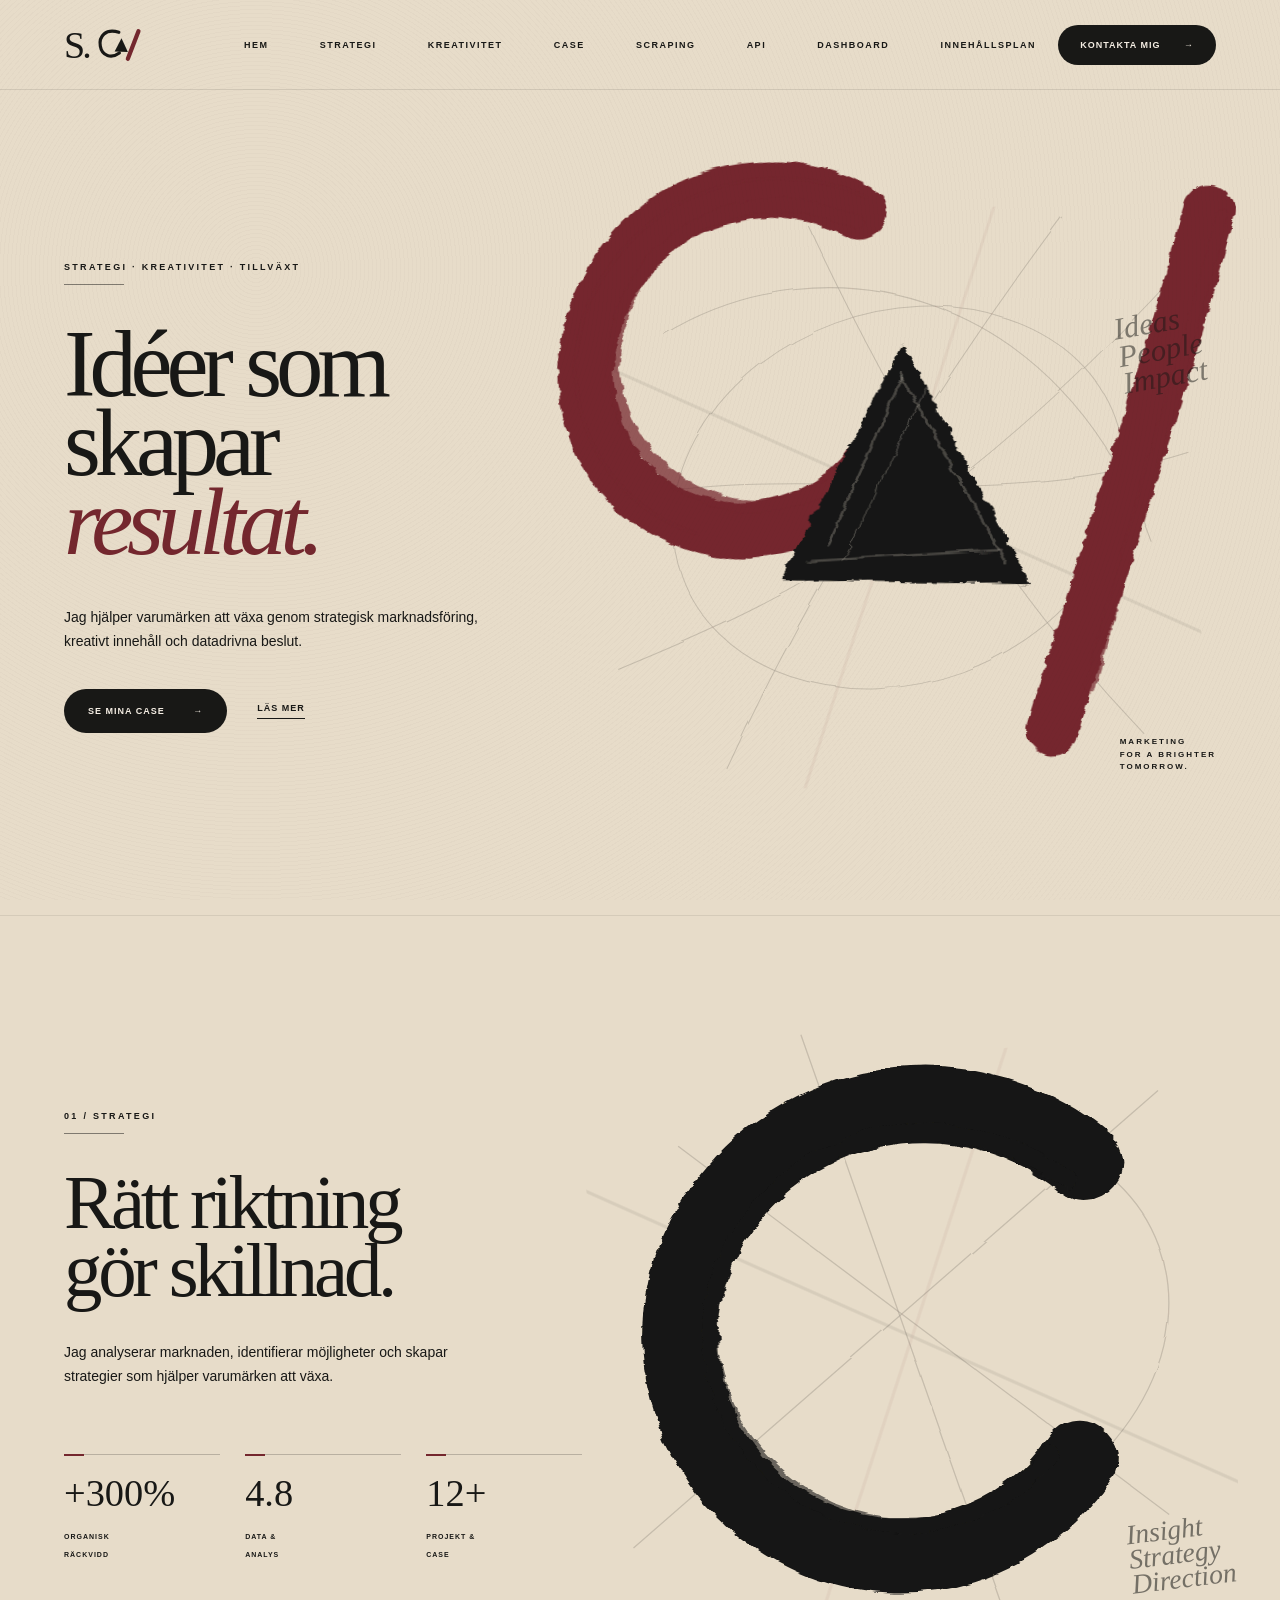
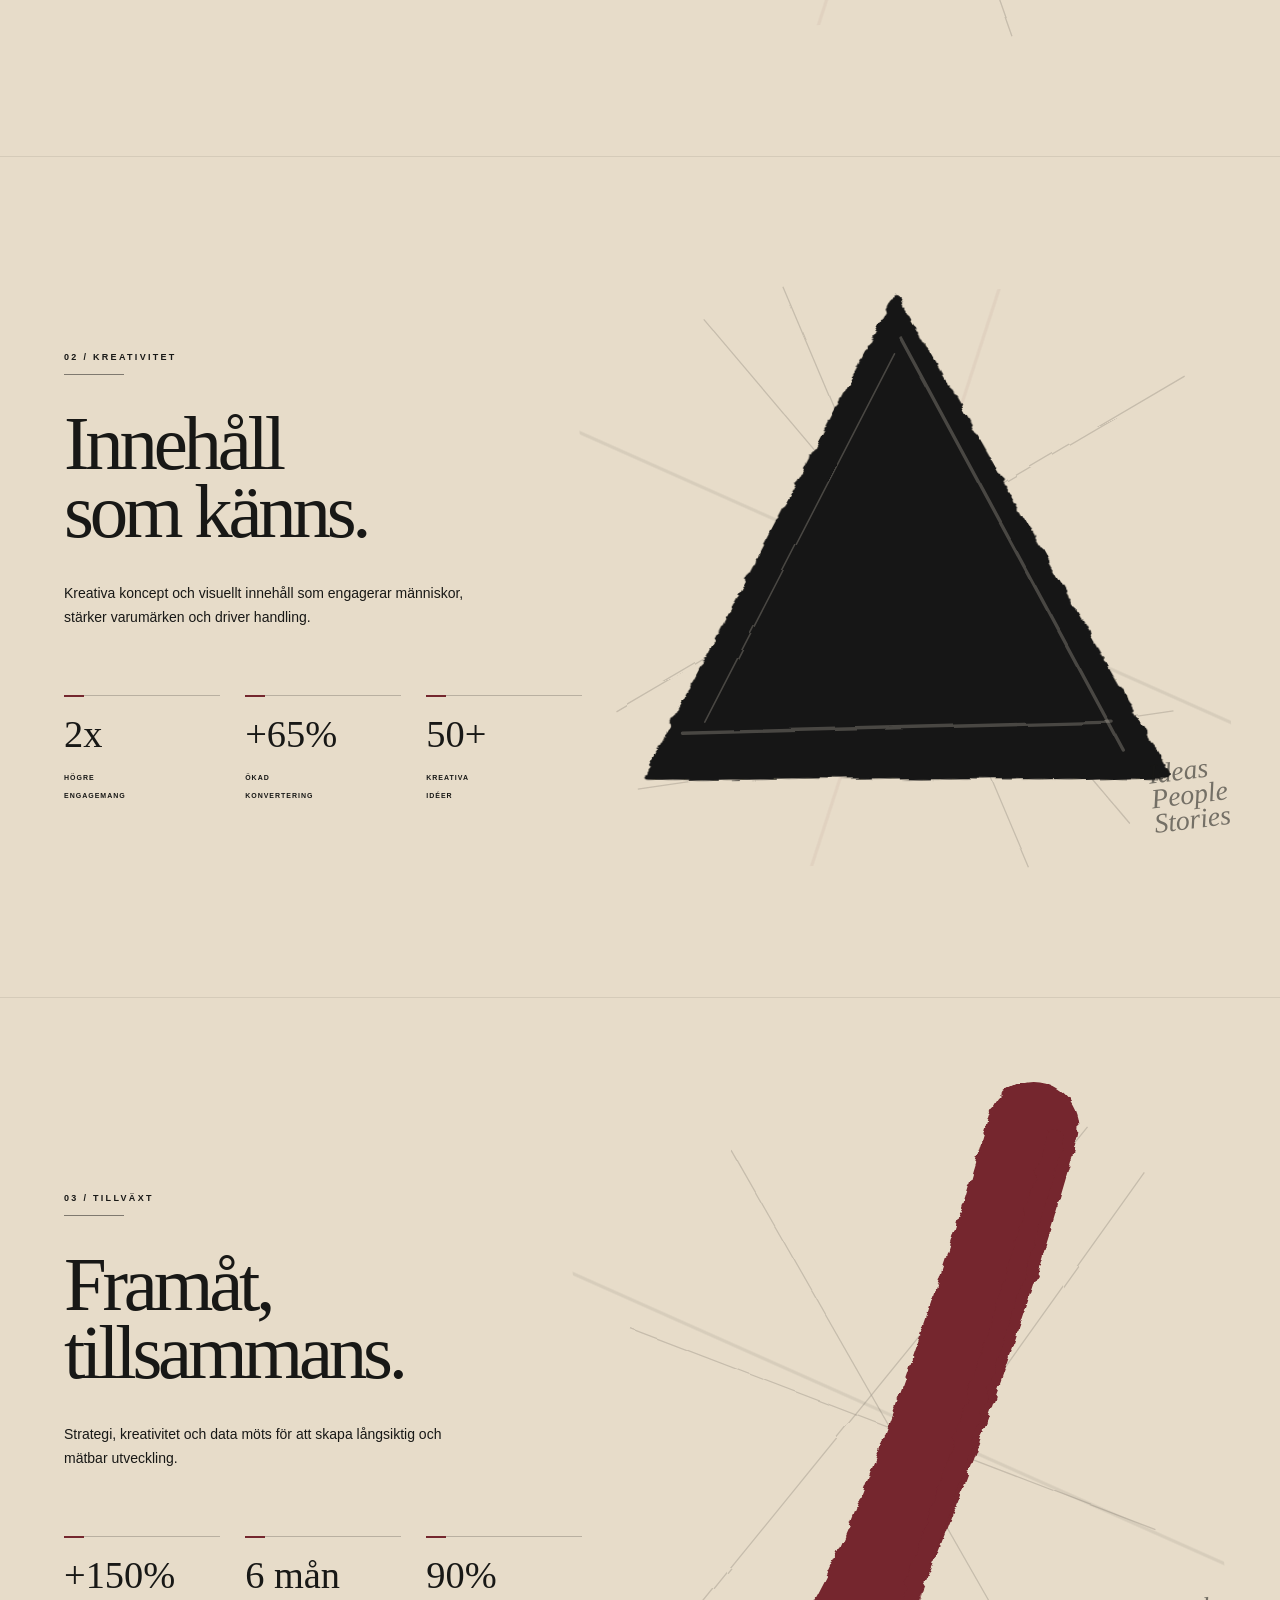
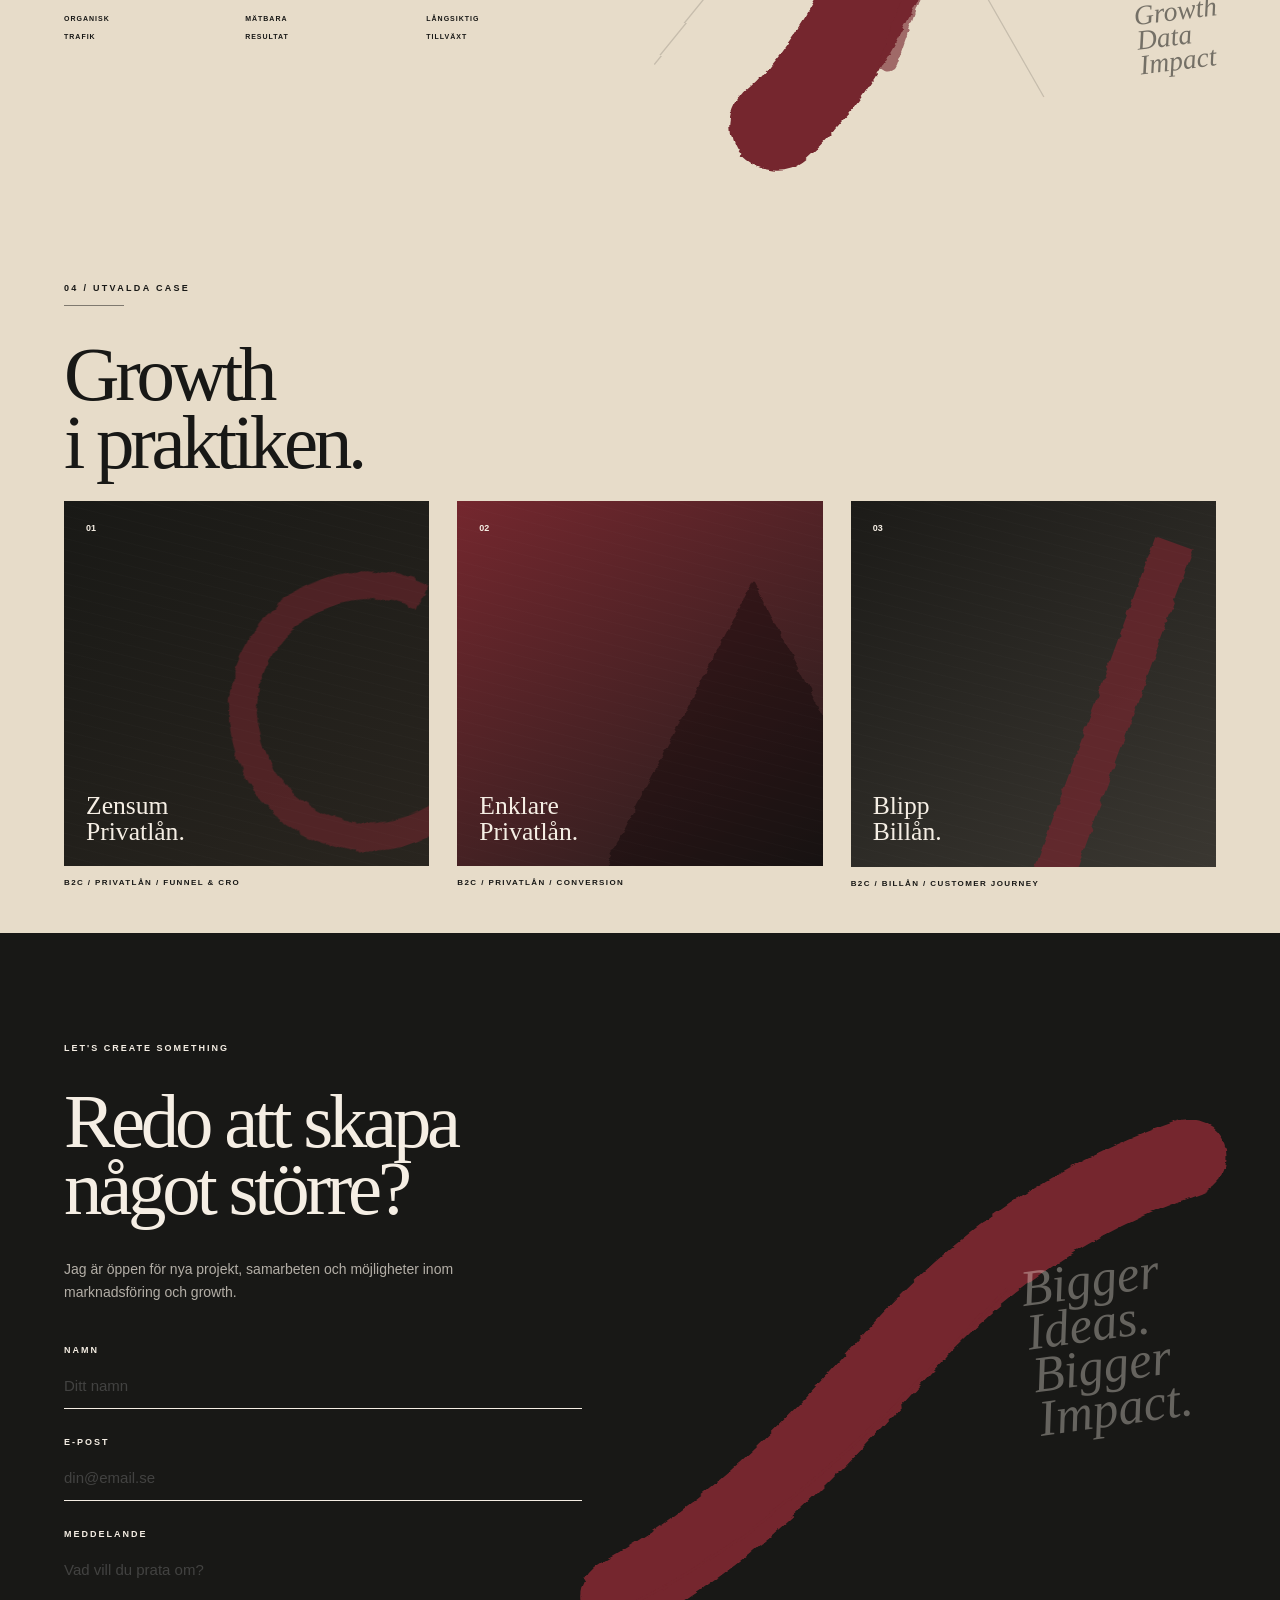
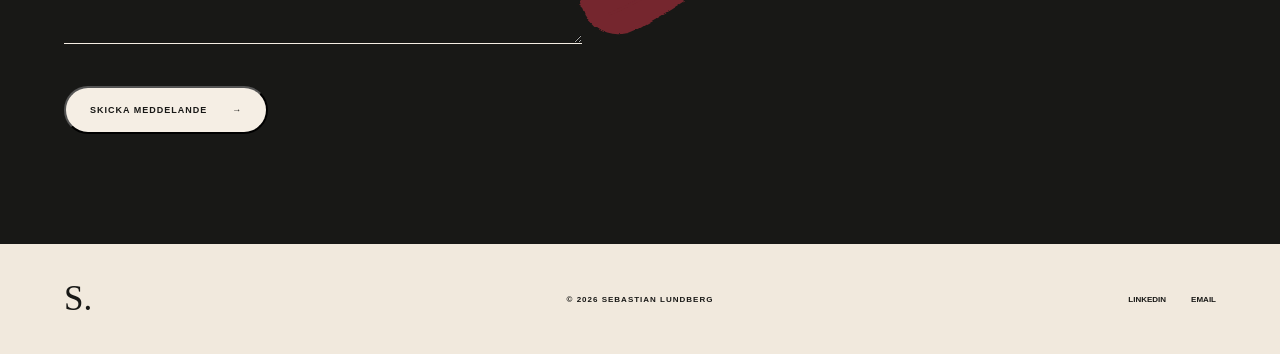
<file: index.html>
<!DOCTYPE html>
<html lang="sv">

<head>

<!-- Google Tag Manager -->
<script>(function(w,d,s,l,i){w[l]=w[l]||[];w[l].push({'gtm.start':
new Date().getTime(),event:'gtm.js'});var f=d.getElementsByTagName(s)[0],
j=d.createElement(s),dl=l!='dataLayer'?'&l='+l:'';j.async=true;j.src=
'https://www.googletagmanager.com/gtm.js?id='+i+dl;f.parentNode.insertBefore(j,f);
})(window,document,'script','dataLayer','GTM-TJPQP27H');</script>
<!-- End Google Tag Manager -->


    <meta charset="UTF-8">

    <meta
        name="viewport"
        content="width=device-width, initial-scale=1.0"
    >

    <title>Sebastian Lundberg | Growth Marketing</title>

    <link rel="stylesheet" href="style.css">

</head>


<body>

<!-- Google Tag Manager (noscript) -->
<noscript><iframe src="https://www.googletagmanager.com/ns.html?id=GTM-TJPQP27H"
height="0" width="0" style="display:none;visibility:hidden"></iframe></noscript>
<!-- End Google Tag Manager (noscript) -->    

    <!-- HANDRITADE / MÅLADE SVG-FILTER -->
<svg
    width="0"
    height="0"
    style="position:absolute"
    aria-hidden="true"
>
    <defs>

        <filter
            id="roughBrush"
            x="-30%"
            y="-30%"
            width="160%"
            height="160%"
        >
            <feTurbulence
                type="fractalNoise"
                baseFrequency="0.018 0.09"
                numOctaves="3"
                seed="7"
                result="noise"
            />

            <feDisplacementMap
                in="SourceGraphic"
                in2="noise"
                scale="8"
                xChannelSelector="R"
                yChannelSelector="G"
            />
        </filter>

        <filter
            id="sketchFilter"
            x="-20%"
            y="-20%"
            width="140%"
            height="140%"
        >
            <feTurbulence
                type="fractalNoise"
                baseFrequency="0.02"
                numOctaves="2"
                seed="12"
                result="noise"
            />

            <feDisplacementMap
                in="SourceGraphic"
                in2="noise"
                scale="3"
            />
        </filter>

    </defs>
</svg>


    <!-- ========================================
         HEADER
    ========================================= -->

    <header class="header">

        <a href="#hem" class="logo">

            <span class="logo-text">S.</span>

            <svg
                class="logo-symbol"
                viewBox="0 0 100 70"
                aria-hidden="true"
            >

                <path
                    class="logo-circle"
                    d="
                    M45 12
                    C20 4 7 20 10 38
                    C13 57 31 62 46 51
                    "
                />

                <path
                    class="logo-triangle"
                    d="
                    M37 48
                    L50 23
                    L62 49
                    Z
                    "
                />

                <path
                    class="logo-slash"
                    d="
                    M82 10
                    L62 62
                    "
                />

            </svg>

        </a>


        <nav class="nav">

            <a href="#hem">Hem</a>
            <a href="#strategi">Strategi</a>
            <a href="#kreativitet">Kreativitet</a>
            <a href="#case">Case</a>
            <a href="scraping/">Scraping</a>
            <a href="api/">API</a>
            <a href="dashboard.html">Dashboard</a>
            <a href="contentplan.html">Innehållsplan</a>


        </nav>


        <a href="#kontakt" class="top-button">
            Kontakta mig
            <span>→</span>
        </a>

    </header>



    <!-- ========================================
         HERO
    ========================================= -->

    <main>

        <section class="hero" id="hem">


            <!-- TEXT -->

            <div class="hero-text">

                <p class="small-title">
                    STRATEGI · KREATIVITET · TILLVÄXT
                </p>


                <h1>
                    Idéer som
                    <br>
                    skapar
                    <br>
                    <em>resultat.</em>
                </h1>


                <p class="intro">

                    Jag hjälper varumärken att växa genom
                    strategisk marknadsföring, kreativt innehåll
                    och datadrivna beslut.

                </p>


                <div class="hero-buttons">

                    <a href="#case" class="main-button">

                        Se mina case

                        <span>→</span>

                    </a>


                    <a href="#strategi" class="simple-link">
                        Läs mer
                    </a>

                </div>

            </div>



            <!-- ========================================
                 HERO ART

                 All grafik ligger direkt i HTML.
                 Inga externa bilder behövs.
            ========================================= -->

            <div class="hero-art">


                <!-- TUNNA SKISSLINJER -->

                <svg
                    class="hero-lines"
                    viewBox="0 0 700 700"
                    aria-hidden="true"
                >

                    <path d="M40 540 C210 470 390 390 650 110" />

                    <path d="M160 650 C260 430 410 200 530 40" />

                    <path d="M50 350 C250 310 450 370 670 300" />

                    <path d="M250 50 C330 220 430 410 620 610" />

                    <path d="M90 170 C270 60 530 120 630 400" />

                    <ellipse
                        cx="350"
                        cy="350"
                        rx="255"
                        ry="205"
                        transform="rotate(-20 350 350)"
                    />

                </svg>



                <!-- VINRÖD C-FORM -->

                <svg
                    class="hero-c"
                    viewBox="0 0 500 500"
                    aria-hidden="true"
                >

                    <path
                        class="paint-c paint-c-main"
                        d="
                        M390 100
                        C305 35 175 48 105 140
                        C35 230 50 355 145 410
                        C220 455 310 435 360 385
                        "
                    />


                    <path
                        class="paint-c paint-c-extra"
                        d="
                        M380 115
                        C300 65 190 68 125 150
                        C65 225 75 325 155 385
                        C215 430 290 420 345 380
                        "
                    />


                    <path
                        class="paint-c paint-c-scratch"
                        d="
                        M400 85
                        C300 20 155 40 80 155
                        C20 250 55 380 160 430
                        "
                    />

                </svg>



                <!-- SVART TRIANGEL -->

                <svg
                    class="hero-triangle"
                    viewBox="0 0 400 400"
                    aria-hidden="true"
                >

                    <path
                        class="triangle-main"
                        d="
                        M200 35
                        L350 330
                        L45 320
                        Z
                        "
                    />


                    <!-- repor -->

                    <path
                        class="triangle-line"
                        d="M195 65 L325 305"
                    />

                    <path
                        class="triangle-line"
                        d="M75 300 L320 290"
                    />

                    <path
                        class="triangle-line"
                        d="M100 280 L198 70"
                    />

                    <path
                        class="triangle-line thin"
                        d="M120 300 L230 80"
                    />

                </svg>



                <!-- VINRÖTT SNEDSTRECK -->

                <svg
                    class="hero-slash"
                    viewBox="0 0 220 650"
                    aria-hidden="true"
                >

                    <path
                        class="slash-main"
                        d="
                        M175 30
                        C155 135 125 250 95 365
                        C70 465 48 545 30 620
                        "
                    />


                    <path
                        class="slash-extra"
                        d="
                        M190 35
                        C160 180 125 320 70 570
                        "
                    />

                </svg>



                <p class="handwritten">

                    Ideas
                    <br>
                    People
                    <br>
                    Impact

                </p>


                <p class="art-caption">

                    MARKETING
                    <br>
                    FOR A BRIGHTER
                    <br>
                    TOMORROW.

                </p>

            </div>

        </section>



        <!-- ========================================
             01 STRATEGI
        ========================================= -->

        <section
            class="content-section light"
            id="strategi"
        >


            <div class="section-text">

                <p class="number">
                    01 / STRATEGI
                </p>


                <h2>
                    Rätt riktning
                    <br>
                    gör skillnad.
                </h2>


                <p class="description">

                    Jag analyserar marknaden, identifierar
                    möjligheter och skapar strategier som
                    hjälper varumärken att växa.

                </p>


                <div class="stats">

                    <div class="stat">

                        <strong>+300%</strong>

                        <span>
                            ORGANISK
                            <br>
                            RÄCKVIDD
                        </span>

                    </div>


                    <div class="stat">

                        <strong>4.8</strong>

                        <span>
                            DATA &
                            <br>
                            ANALYS
                        </span>

                    </div>


                    <div class="stat">

                        <strong>12+</strong>

                        <span>
                            PROJEKT &
                            <br>
                            CASE
                        </span>

                    </div>

                </div>

            </div>



            <div class="section-art">


                <svg
                    class="big-symbol"
                    viewBox="0 0 600 600"
                    aria-hidden="true"
                >

                    <!-- skisslinjer -->

                    <g class="background-lines">

                        <path d="M50 490 L520 80" />

                        <path d="M90 130 L530 460" />

                        <path d="M200 30 L390 570" />

                        <ellipse
                            cx="300"
                            cy="300"
                            rx="235"
                            ry="185"
                            transform="rotate(-20 300 300)"
                        />

                    </g>


                    <!-- svart C -->

                    <path
                        class="black-brush"
                        d="
                        M455 145
                        C360 65 210 75 130 185
                        C55 285 95 430 210 480
                        C300 520 400 485 450 410
                        "
                    />


                    <!-- extra ojämnt lager -->

                    <path
                        class="black-brush-extra"
                        d="
                        M440 160
                        C350 95 230 100 155 195
                        C90 280 115 395 215 450
                        C290 490 375 465 425 405
                        "
                    />

                </svg>


                <p class="symbol-note">
                    Insight
                    <br>
                    Strategy
                    <br>
                    Direction
                </p>

            </div>

        </section>



        <!-- ========================================
             02 KREATIVITET
        ========================================= -->

        <section
            class="content-section beige"
            id="kreativitet"
        >


            <div class="section-text">

                <p class="number">
                    02 / KREATIVITET
                </p>


                <h2>
                    Innehåll
                    <br>
                    som känns.
                </h2>


                <p class="description">

                    Kreativa koncept och visuellt innehåll
                    som engagerar människor, stärker
                    varumärken och driver handling.

                </p>


                <div class="stats">

                    <div class="stat">

                        <strong>2x</strong>

                        <span>
                            HÖGRE
                            <br>
                            ENGAGEMANG
                        </span>

                    </div>


                    <div class="stat">

                        <strong>+65%</strong>

                        <span>
                            ÖKAD
                            <br>
                            KONVERTERING
                        </span>

                    </div>


                    <div class="stat">

                        <strong>50+</strong>

                        <span>
                            KREATIVA
                            <br>
                            IDÉER
                        </span>

                    </div>

                </div>

            </div>



            <div class="section-art">


                <svg
                    class="big-symbol"
                    viewBox="0 0 600 600"
                    aria-hidden="true"
                >

                    <g class="background-lines wine-lines">

                        <path d="M40 420 L550 120" />

                        <path d="M120 70 L500 520" />

                        <path d="M60 490 L540 420" />

                        <path d="M190 40 L410 560" />

                    </g>


                    <!-- TRIANGEL -->

                    <path
                        class="big-triangle"
                        d="
                        M300 60
                        L520 480
                        L70 465
                        Z
                        "
                    />


                    <!-- repor -->

                    <path
                        class="big-triangle-scratch"
                        d="M295 85 L495 455"
                    />

                    <path
                        class="big-triangle-scratch"
                        d="M100 440 L485 430"
                    />

                    <path
                        class="big-triangle-scratch thin"
                        d="M120 430 L290 100"
                    />

                </svg>


                <p class="symbol-note">
                    Ideas
                    <br>
                    People
                    <br>
                    Stories
                </p>

            </div>

        </section>



        <!-- ========================================
             03 TILLVÄXT
        ========================================= -->

        <section class="content-section light">


            <div class="section-text">

                <p class="number">
                    03 / TILLVÄXT
                </p>


                <h2>
                    Framåt,
                    <br>
                    tillsammans.
                </h2>


                <p class="description">

                    Strategi, kreativitet och data möts
                    för att skapa långsiktig och
                    mätbar utveckling.

                </p>


                <div class="stats">

                    <div class="stat">

                        <strong>+150%</strong>

                        <span>
                            ORGANISK
                            <br>
                            TRAFIK
                        </span>

                    </div>


                    <div class="stat">

                        <strong>6 mån</strong>

                        <span>
                            MÄTBARA
                            <br>
                            RESULTAT
                        </span>

                    </div>


                    <div class="stat">

                        <strong>90%</strong>

                        <span>
                            LÅNGSIKTIG
                            <br>
                            TILLVÄXT
                        </span>

                    </div>

                </div>

            </div>



            <div class="section-art">


                <svg
                    class="big-symbol"
                    viewBox="0 0 600 600"
                    aria-hidden="true"
                >

                    <g class="background-lines">

                        <path d="M80 520 L470 40" />

                        <path d="M170 570 L520 80" />

                        <path d="M60 220 L530 400" />

                        <path d="M150 60 L430 550" />

                    </g>


                    <!-- STORT / -->

                    <path
                        class="growth-slash"
                        d="
                        M420 40
                        C385 165 340 295 295 410
                        C260 495 225 545 190 575
                        "
                    />


                    <path
                        class="growth-slash-extra"
                        d="
                        M440 50
                        C400 190 355 335 290 520
                        "
                    />

                </svg>


                <p class="symbol-note">
                    Growth
                    <br>
                    Data
                    <br>
                    Impact
                </p>

            </div>

        </section>



        <!-- ========================================
             CASE
        ========================================= -->

        <!-- ========================================
     CASE
========================================= -->

<section class="cases" id="case">

    <div class="case-heading">

        <p class="number">
            04 / UTVALDA CASE
        </p>

        <h2>
            Growth
            <br>
            i praktiken.
        </h2>

    </div>


    <div class="case-grid" id="case-grid">


        <!-- ========================================
             CASE 01 / ZENSUM
        ========================================= -->

        <a href="zensum.html" class="case">

            <div class="case-image case-1">

                <span>01</span>

                <h3>
                    Zensum
                    <br>
                    Privatlån.
                </h3>

                <!-- Din befintliga cirkel används som grafiskt element -->
                <div class="case-shape circle-shape"></div>

            </div>

            <p>
                B2C / PRIVATLÅN / FUNNEL & CRO
            </p>

        </a>



        <!-- ========================================
             CASE 02 / ENKLARE
        ========================================= -->

        <a href="enklare.html" class="case">

            <div class="case-image case-2">

                <span>02</span>

                <h3>
                    Enklare
                    <br>
                    Privatlån.
                </h3>

                <!-- Din befintliga triangel används som grafiskt element -->
                <div class="case-shape triangle-shape"></div>

            </div>

            <p>
                B2C / PRIVATLÅN / CONVERSION
            </p>

        </a>



        <!-- ========================================
             CASE 03 / BLIPP
        ========================================= -->

       <a href="blipp.html" class="case">

            <div class="case-image case-3">

                <span>03</span>

                <h3>
                    Blipp
                    <br>
                    Billån.
                </h3>

                <!-- Ditt befintliga snedstreck används som grafiskt element -->
                <div class="case-slash"></div>

            </div>

            <p>
                B2C / BILLÅN / CUSTOMER JOURNEY
            </p>

        </a>


    </div>

</section>



        <!-- ========================================
             CONTACT
        ========================================= -->

        <section class="contact" id="kontakt">


            <div class="contact-text">

                <p class="contact-label">
                    LET'S CREATE SOMETHING
                </p>


                <h2>
                    Redo att skapa
                    <br>
                    något större?
                </h2>


                <p>

                    Jag är öppen för nya projekt,
                    samarbeten och möjligheter inom
                    marknadsföring och growth.

                </p>


                <form class="home-contact-form">

    <div class="home-form-group">
        <label for="home-name">NAMN</label>
        <input
            type="text"
            id="home-name"
            name="name"
            placeholder="Ditt namn"
            required
        >
    </div>

    <div class="home-form-group">
        <label for="home-email">E-POST</label>
        <input
            type="email"
            id="home-email"
            name="email"
            placeholder="din@email.se"
            required
        >
    </div>

    <div class="home-form-group">
        <label for="home-message">MEDDELANDE</label>
        <textarea
            id="home-message"
            name="message"
            rows="4"
            placeholder="Vad vill du prata om?"
            required
        ></textarea>
    </div>

    <button type="submit" class="contact-button">
        Skicka meddelande <span>→</span>
    </button>

</form>

            </div>



            <div class="contact-art">

                <svg
                    viewBox="0 0 700 600"
                    aria-hidden="true"
                >

                    <path
                        class="contact-red-line"
                        d="
                        M40 530
                        C170 460 260 360 350 260
                        C440 160 540 90 670 45
                        "
                    />


                    <path
                        class="contact-thin-line"
                        d="
                        M30 550
                        C190 480 330 340 470 190
                        "
                    />

                </svg>


                <p>
                    Bigger
                    <br>
                    Ideas.
                    <br>
                    Bigger
                    <br>
                    Impact.
                </p>

            </div>

        </section>

    </main>



    <!-- ========================================
         FOOTER
    ========================================= -->

    <footer>

        <div class="footer-logo">
            S.
        </div>


        <p>
            © 2026 SEBASTIAN LUNDBERG
        </p>


        <div class="footer-links">

            <a href="#">LinkedIn</a>

            <a href="mailto:hello@example.com">
                Email
            </a>

        </div>

    </footer>


</body>

</html>
</file>
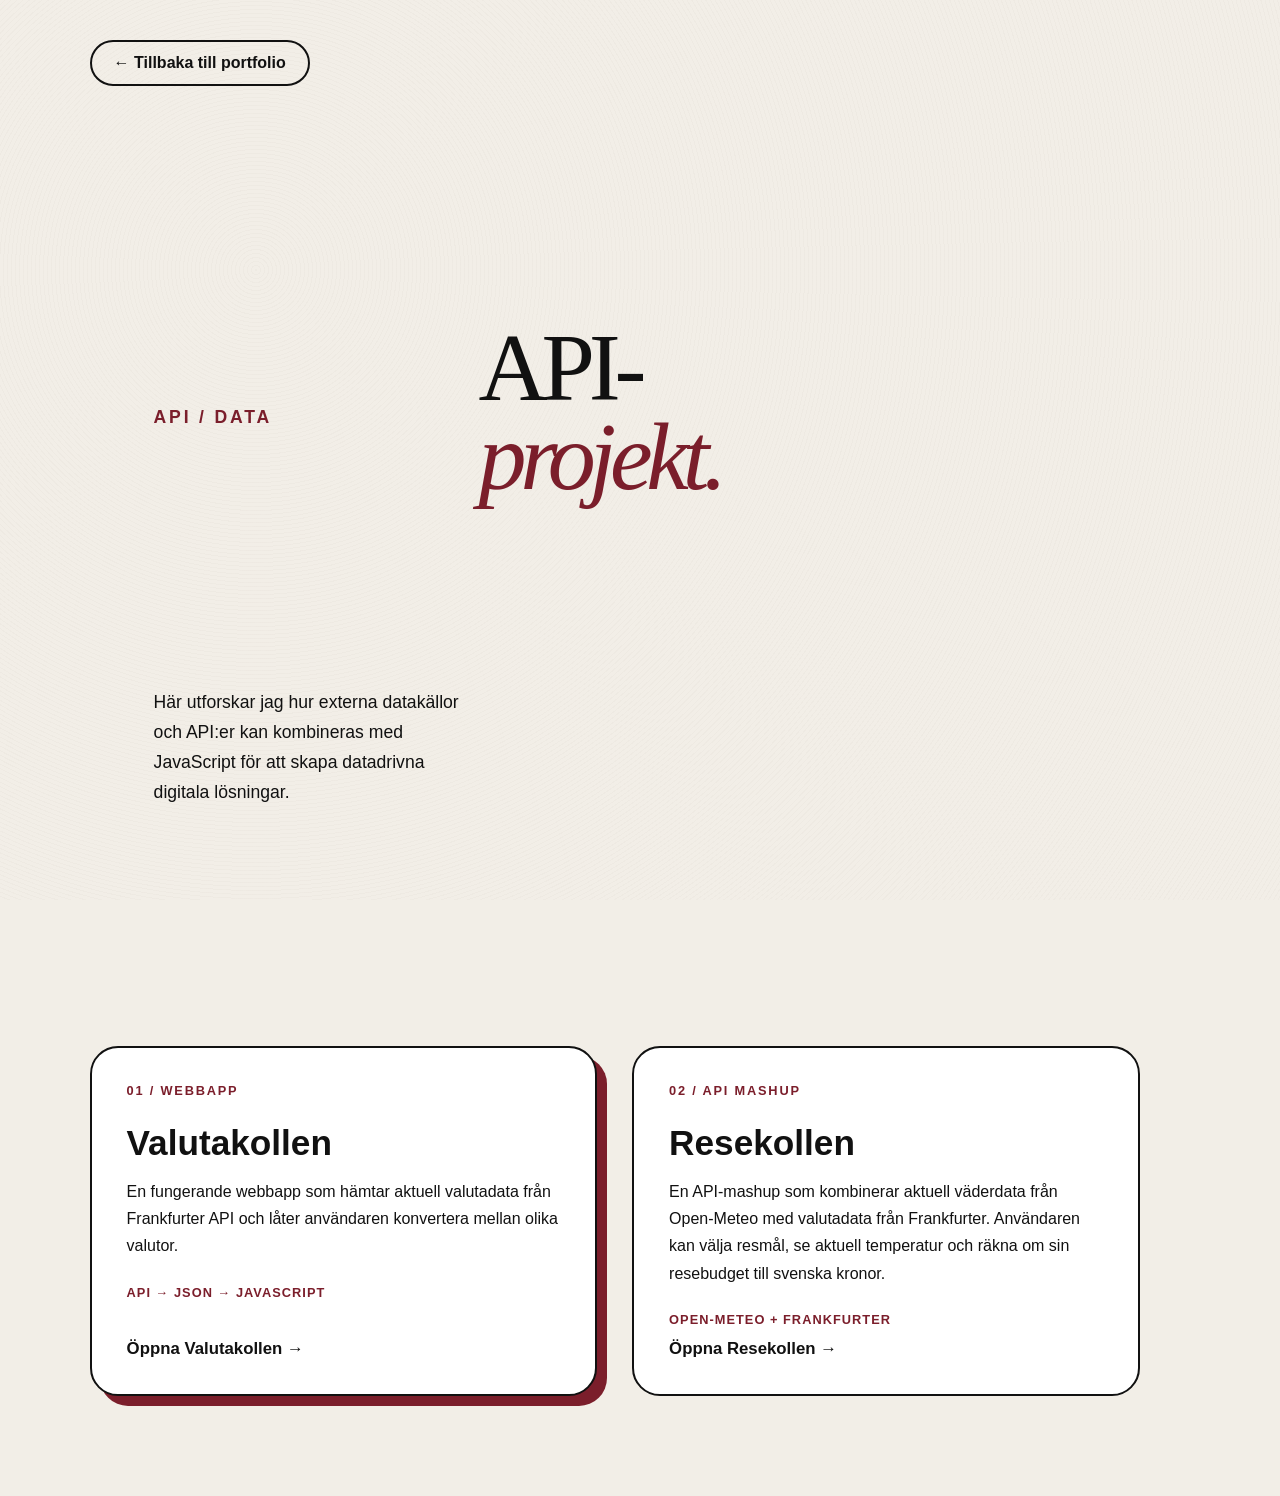
<file: api/index.html>
<!DOCTYPE html>
<html lang="sv">

<head>
    <!-- Google Tag Manager -->
    <script>
        (function(w,d,s,l,i){
            w[l]=w[l]||[];
            w[l].push({'gtm.start': new Date().getTime(),event:'gtm.js'});
            var f=d.getElementsByTagName(s)[0],
            j=d.createElement(s),
            dl=l!='dataLayer'?'&l='+l:'';
            j.async=true;
            j.src='https://www.googletagmanager.com/gtm.js?id='+i+dl;
            f.parentNode.insertBefore(j,f);
        })(window,document,'script','dataLayer','GTM-TJPQP27H');
    </script>
    <!-- End Google Tag Manager -->

    <meta charset="UTF-8">
    <meta name="viewport" content="width=device-width, initial-scale=1.0">

    <title>API-projekt | Sebastian Lundberg</title>

    <link rel="stylesheet" href="../style.css">

    <style>
        .api-overview {
            min-height: 100vh;
            padding: 40px 7% 100px;
            background: #f2eee7;
            color: #111;
        }

        .back-button {
            display: inline-flex;
            padding: 12px 22px;
            border: 2px solid #111;
            border-radius: 100px;
            color: #111;
            text-decoration: none;
            font-weight: 700;
            margin-bottom: 70px;
            transition: 0.2s ease;
        }

        .back-button:hover {
            background: #111;
            color: #fff;
            transform: translateY(-2px);
        }

        .label {
            color: #7b1e2b;
            font-size: 0.8rem;
            font-weight: 700;
            letter-spacing: 0.16em;
            text-transform: uppercase;
        }

        .hero {
            max-width: 850px;
            margin-bottom: 80px;
        }

        .hero h1 {
            font-size: clamp(3rem, 8vw, 6rem);
            line-height: 0.92;
            margin: 20px 0 30px;
        }

        .hero h1 em {
            color: #7b1e2b;
            font-weight: inherit;
        }

        .hero p {
            max-width: 650px;
            font-size: 1.1rem;
            line-height: 1.7;
        }

        .project-grid {
            display: grid;
            grid-template-columns: repeat(2, 1fr);
            gap: 35px;
            max-width: 1050px;
        }

        .project-card {
            display: flex;
            flex-direction: column;
            min-height: 350px;
            padding: 35px;
            border: 2px solid #111;
            border-radius: 28px;
            background: #fff;
            color: #111;
            text-decoration: none;
            transition: 0.2s ease;
        }

        .project-card:first-child {
            box-shadow: 10px 10px 0 #7b1e2b;
        }

        .project-card:hover {
            transform: translateY(-6px);
        }

        .project-number {
            color: #7b1e2b;
            font-size: 0.8rem;
            font-weight: 700;
            letter-spacing: 0.14em;
        }

        .project-card h2 {
            font-size: 2.2rem;
            margin: 25px 0 15px;
        }

        .project-card p {
            line-height: 1.7;
            margin-bottom: 25px;
        }

        .project-type {
            font-size: 0.8rem;
            font-weight: 700;
            text-transform: uppercase;
            letter-spacing: 0.08em;
            color: #7b1e2b;
        }

        .project-link {
            margin-top: auto;
            font-weight: 700;
            font-size: 1.05rem;
        }

        @media (max-width: 750px) {
            .api-overview {
                padding: 25px;
            }

            .project-grid {
                grid-template-columns: 1fr;
            }
        }
    </style>
</head>

<body>

    <!-- Google Tag Manager (noscript) -->
    <noscript>
        <iframe
            src="https://www.googletagmanager.com/ns.html?id=GTM-TJPQP27H"
            height="0"
            width="0"
            style="display:none;visibility:hidden">
        </iframe>
    </noscript>
    <!-- End Google Tag Manager -->

    <main class="api-overview">

        <a href="../index.html" class="back-button">
            ← Tillbaka till portfolio
        </a>

        <section class="hero">
            <p class="label">API / DATA</p>

            <h1>
                API-
                <br>
                <em>projekt.</em>
            </h1>

            <p>
                Här utforskar jag hur externa datakällor och API:er
                kan kombineras med JavaScript för att skapa
                datadrivna digitala lösningar.
            </p>
        </section>

        <section class="project-grid">

            <!-- VALUTAKOLLEN -->
            <a href="valuta.html" class="project-card">

                <span class="project-number">01 / WEBBAPP</span>

                <h2>Valutakollen</h2>

                <p>
                    En fungerande webbapp som hämtar aktuell
                    valutadata från Frankfurter API och låter
                    användaren konvertera mellan olika valutor.
                </p>

                <span class="project-type">
                    API → JSON → JAVASCRIPT
                </span>

                <span class="project-link">
                    Öppna Valutakollen →
                </span>

            </a>


            <!-- INVESTMENT DASHBOARD -->
            <a href="investment.html" class="project-card">

                <span class="project-number">02 / API MASHUP</span>

                <h2>Resekollen</h2>

<p>
    En API-mashup som kombinerar aktuell väderdata
    från Open-Meteo med valutadata från Frankfurter.
    Användaren kan välja resmål, se aktuell temperatur
    och räkna om sin resebudget till svenska kronor.
</p>

<span class="project-type">
    OPEN-METEO + FRANKFURTER
</span>

<span class="project-link">
    Öppna Resekollen →
</span>

</a>
        </section>

    </main>

</body>
</html>
</file>
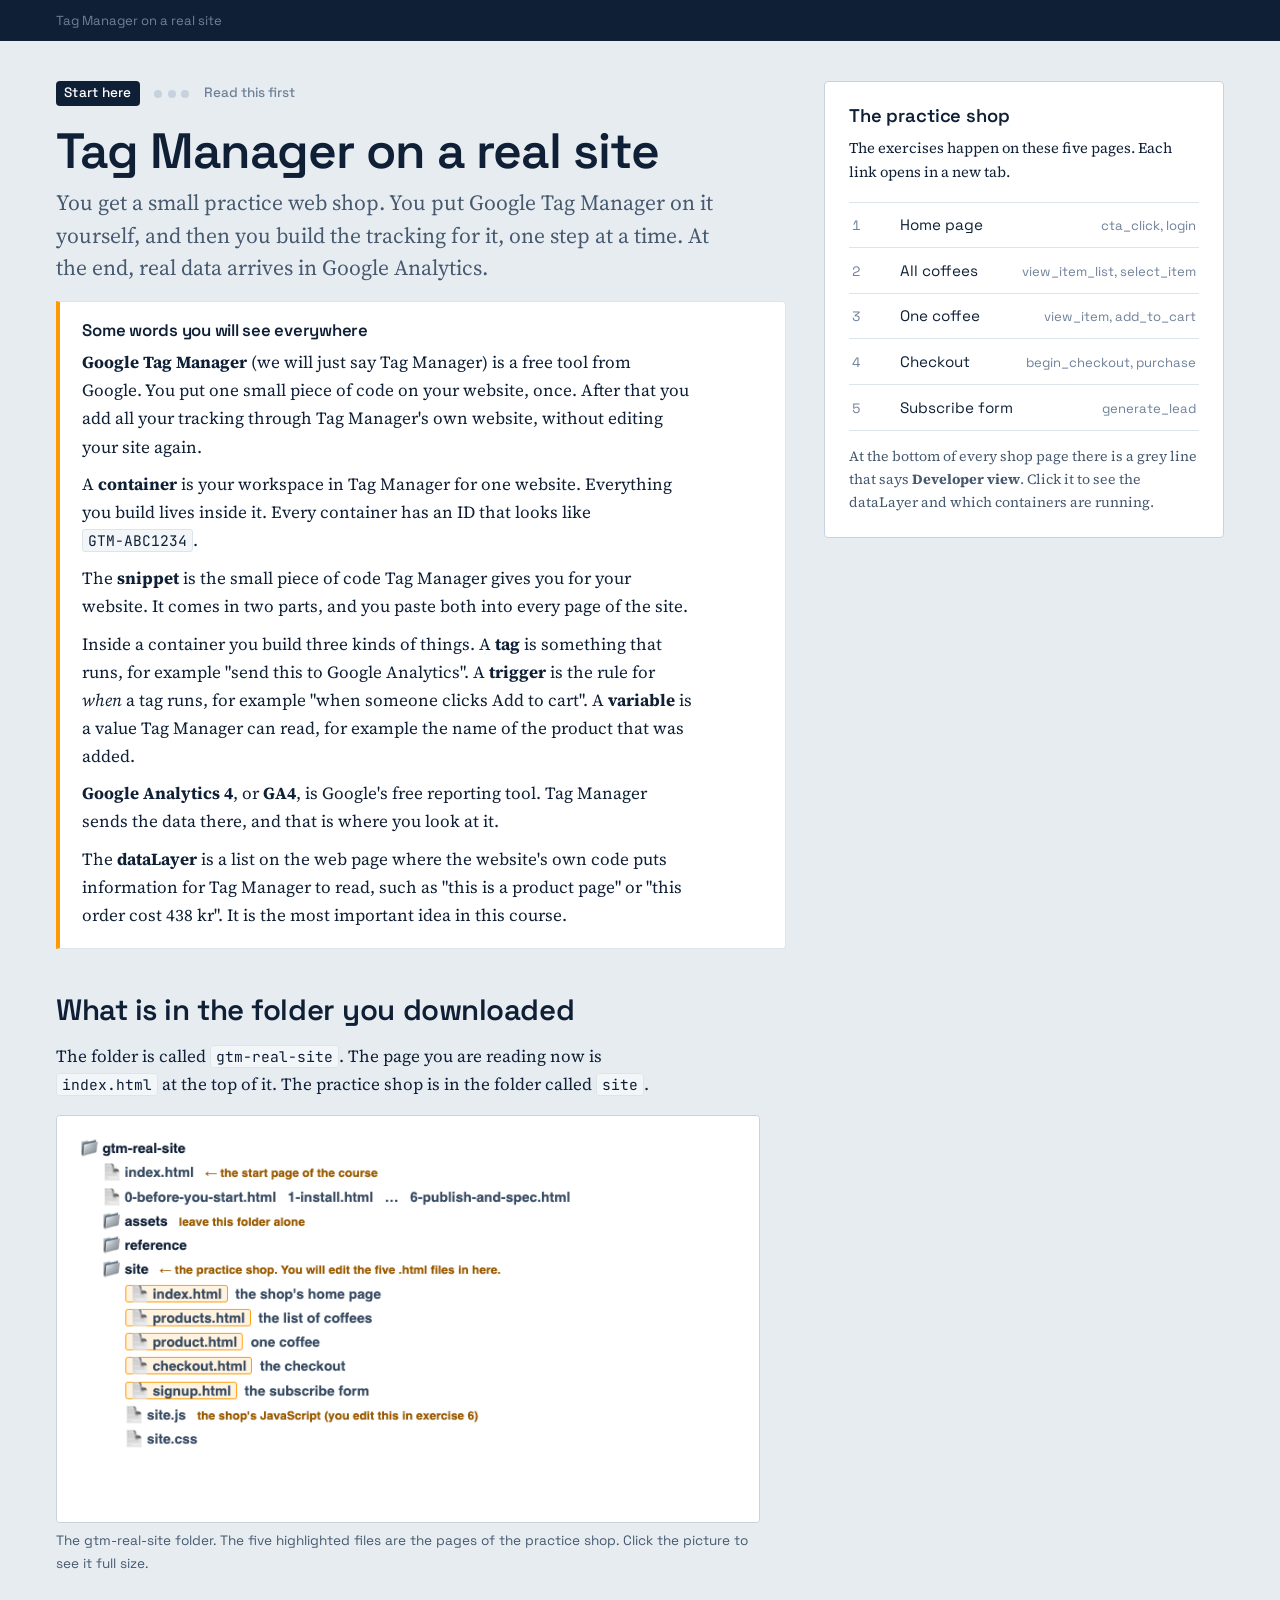
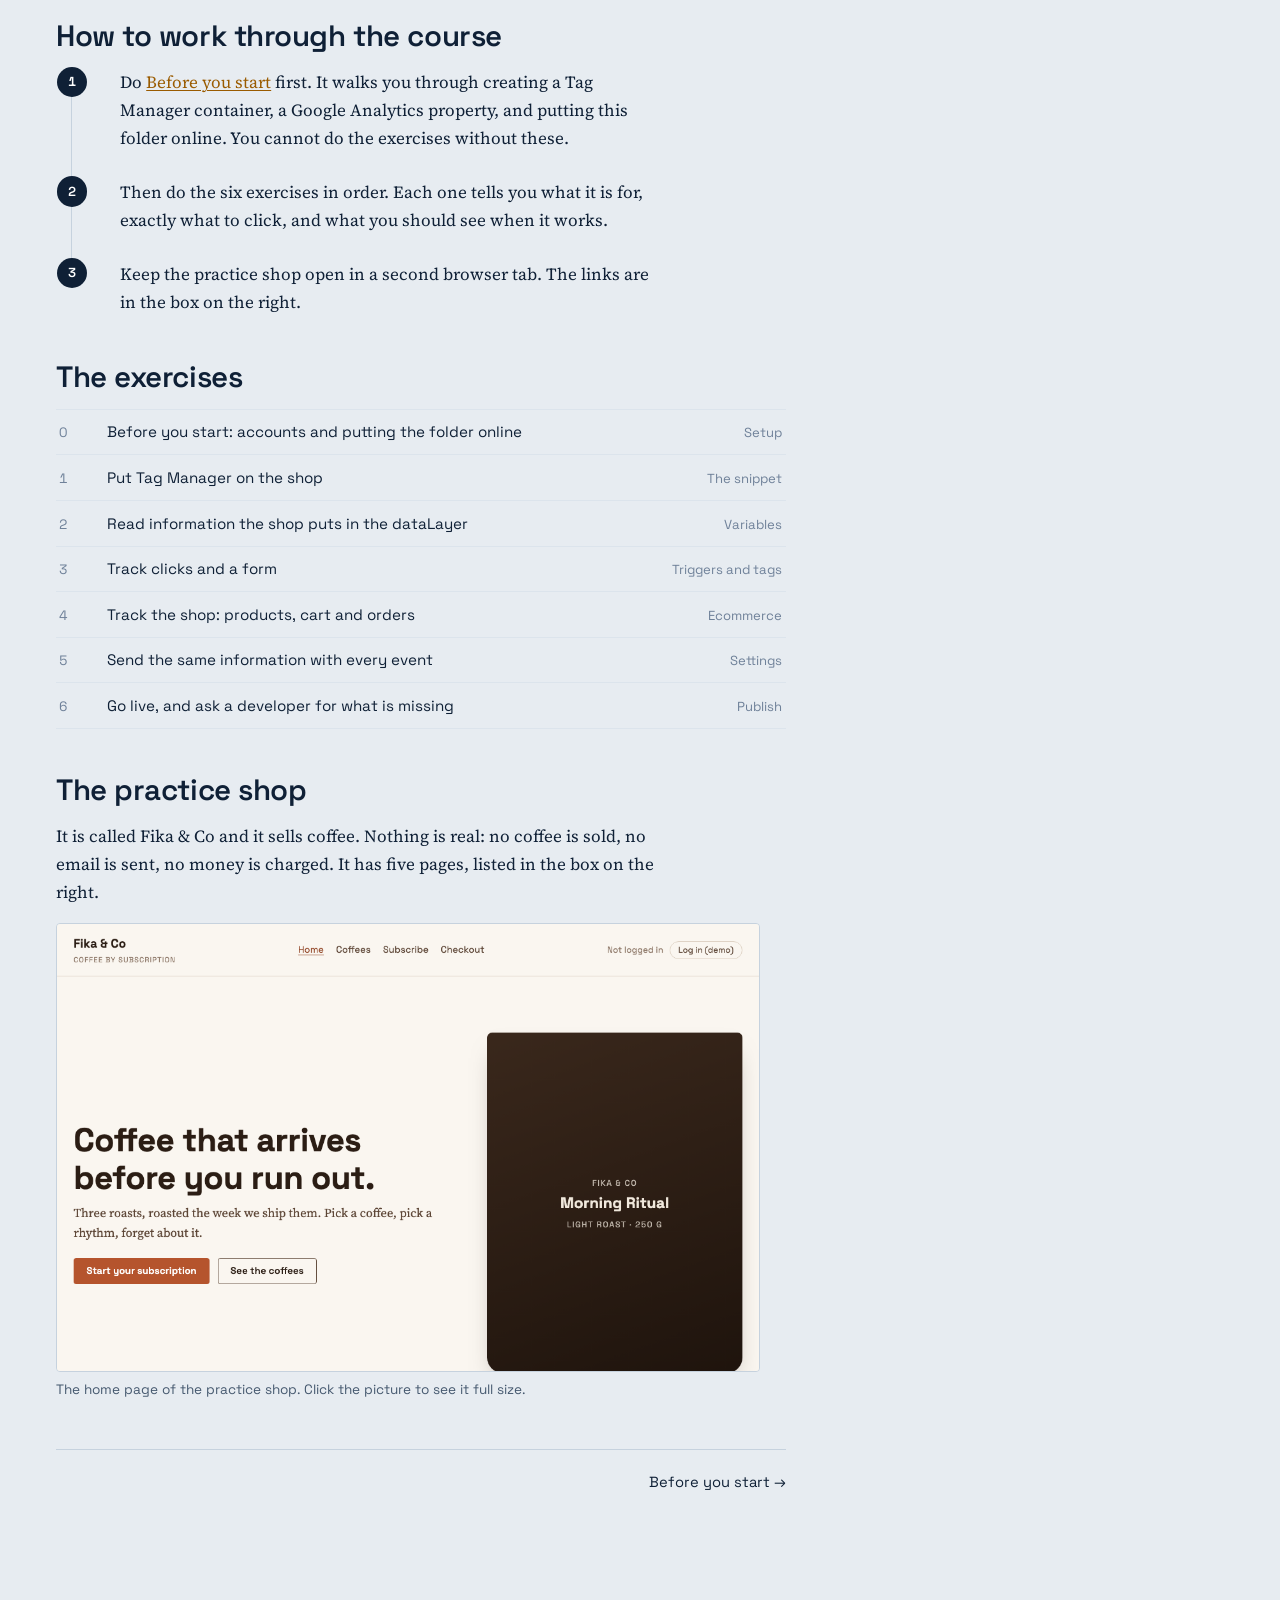
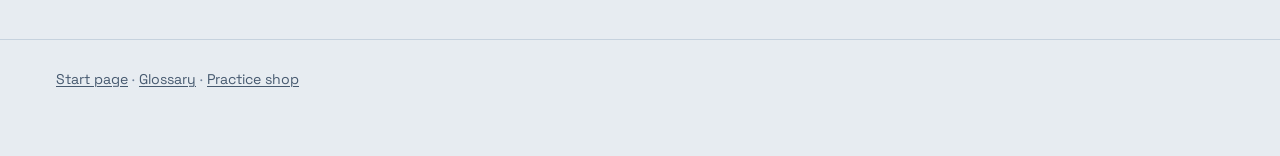
<file: gtm-real-site/index.html>
<!DOCTYPE html>
<html lang="en">
<head>
<!-- Google Tag Manager -->
<script>(function(w,d,s,l,i){w[l]=w[l]||[];w[l].push({'gtm.start':
new Date().getTime(),event:'gtm.js'});var f=d.getElementsByTagName(s)[0],
j=d.createElement(s),dl=l!='dataLayer'?'&l='+l:'';j.async=true;j.src=
'https://www.googletagmanager.com/gtm.js?id='+i+dl;f.parentNode.insertBefore(j,f);
})(window,document,'script','dataLayer','GTM-W2S6DPBK');</script>
<!-- End Google Tag Manager -->
<meta charset="UTF-8">
<meta name="viewport" content="width=device-width, initial-scale=1.0">
<title>Tag Manager on a real site</title>
<meta name="description" content="A hands-on Google Tag Manager course for beginners. You put Tag Manager on a small practice web shop yourself, then build the tracking for it step by step and see the results in Google Analytics.">
<link rel="preconnect" href="https://fonts.googleapis.com">
<link rel="preconnect" href="https://fonts.gstatic.com" crossorigin>
<link href="https://fonts.googleapis.com/css2?family=JetBrains+Mono:wght@400;700&family=Source+Serif+4:opsz,wght@8..60,400;8..60,600&family=Space+Grotesk:wght@400;500;600;700&display=swap" rel="stylesheet">
<link rel="stylesheet" href="assets/course.css">
</head>
<body>
<!-- Google Tag Manager (noscript) -->
<noscript><iframe src="https://www.googletagmanager.com/ns.html?id=GTM-W2S6DPBK"
height="0" width="0" style="display:none;visibility:hidden"></iframe></noscript>
<!-- End Google Tag Manager (noscript) -->

<a class="skip" href="#main">Skip to content</a>

<nav aria-label="Breadcrumb">
    <ul class="crumbs">
        <li><a href="index.html" aria-current="page">Tag Manager on a real site</a></li>
    </ul>
</nav>

<main id="main" class="wrap">
<div class="bench">
    <div class="column">

        <div class="ex-meta">
            <span class="ex-no">Start here</span>
            <span class="level"><i></i><i></i><i></i> </span>
            <span>Read this first</span>
        </div>

        <h1>Tag Manager on a real site</h1>
        <p class="lede">You get a small practice web shop. You put Google Tag Manager on it yourself, and then you build
            the tracking for it, one step at a time. At the end, real data arrives in Google Analytics.</p>

        <div class="purpose">
            <h2>Some words you will see everywhere</h2>
            <p><b>Google Tag Manager</b> (we will just say Tag Manager) is a free tool from Google. You put one small
                piece of code on your website, once. After that you add all your tracking through Tag Manager's own
                website, without editing your site again.</p>
            <p>A <b>container</b> is your workspace in Tag Manager for one website. Everything you build lives inside
                it. Every container has an ID that looks like <code>GTM-ABC1234</code>.</p>
            <p>The <b>snippet</b> is the small piece of code Tag Manager gives you for your website. It comes in two
                parts, and you paste both into every page of the site.</p>
            <p>Inside a container you build three kinds of things. A <b>tag</b> is something that runs, for example
                "send this to Google Analytics". A <b>trigger</b> is the rule for <em>when</em> a tag runs, for example
                "when someone clicks Add to cart". A <b>variable</b> is a value Tag Manager can read, for example the
                name of the product that was added.</p>
            <p><b>Google Analytics 4</b>, or <b>GA4</b>, is Google's free reporting tool. Tag Manager sends the data
                there, and that is where you look at it.</p>
            <p>The <b>dataLayer</b> is a list on the web page where the website's own code puts information for Tag
                Manager to read, such as "this is a product page" or "this order cost 438 kr". It is the most
                important idea in this course.</p>
        </div>

        <h2>What is in the folder you downloaded</h2>
        <p>The folder is called <code>gtm-real-site</code>. The page you are reading now is <code>index.html</code>
            at the top of it. The practice shop is in the folder called <code>site</code>.</p>
        <figure class="shot"><a href="assets/img/folder.png" target="_blank" rel="noopener"><img src="assets/img/folder.png" alt="The gtm-real-site folder. The five highlighted files are the pages of the practice shop."></a><figcaption>The gtm-real-site folder. The five highlighted files are the pages of the practice shop. Click the picture to see it full size.</figcaption></figure>

        <h2>How to work through the course</h2>
        <ol class="steps">
            <li><p>Do <a href="0-before-you-start.html">Before you start</a> first. It walks you through creating a
                Tag Manager container, a Google Analytics property, and putting this folder online. You cannot do the
                exercises without these.</p></li>
            <li><p>Then do the six exercises in order. Each one tells you what it is for, exactly what to click, and
                what you should see when it works.</p></li>
            <li><p>Keep the practice shop open in a second browser tab. The links are in the box on the right.</p></li>
        </ol>

        <h2>The exercises</h2>
        <ul class="exercises">
            <li><a href="0-before-you-start.html"><span class="n">0</span><span>Before you start: accounts and putting the folder online</span><span class="what">Setup</span></a></li>
            <li><a href="1-install.html"><span class="n">1</span><span>Put Tag Manager on the shop</span><span class="what">The snippet</span></a></li>
            <li><a href="2-page-data.html"><span class="n">2</span><span>Read information the shop puts in the dataLayer</span><span class="what">Variables</span></a></li>
            <li><a href="3-custom-events.html"><span class="n">3</span><span>Track clicks and a form</span><span class="what">Triggers and tags</span></a></li>
            <li><a href="4-ecommerce.html"><span class="n">4</span><span>Track the shop: products, cart and orders</span><span class="what">Ecommerce</span></a></li>
            <li><a href="5-shared-settings.html"><span class="n">5</span><span>Send the same information with every event</span><span class="what">Settings</span></a></li>
            <li><a href="6-publish-and-spec.html"><span class="n">6</span><span>Go live, and ask a developer for what is missing</span><span class="what">Publish</span></a></li>
        </ul>

        <h2>The practice shop</h2>
        <p>It is called Fika &amp; Co and it sells coffee. Nothing is real: no coffee is sold, no email is sent, no
            money is charged. It has five pages, listed in the box on the right.</p>
        <figure class="shot"><a href="assets/img/site-home.png" target="_blank" rel="noopener"><img src="assets/img/site-home.png" alt="The home page of the practice shop."></a><figcaption>The home page of the practice shop. Click the picture to see it full size.</figcaption></figure>


        <div class="pager">
            <span></span>
            <span><a href="0-before-you-start.html">Before you start &rarr;</a></span>
        </div>
    </div>

    <div class="rail">
        <div class="card">
            <h3 style="margin-top:0">The practice shop</h3>
            <p style="font-size:.92rem">The exercises happen on these five pages. Each link opens in a new tab.</p>
            <ul class="exercises"><li><a href="site/index.html" target="_blank" rel="noopener"><span class="n">1</span><span>Home page</span><span class="what">cta_click, login</span></a></li><li><a href="site/products.html" target="_blank" rel="noopener"><span class="n">2</span><span>All coffees</span><span class="what">view_item_list, select_item</span></a></li><li><a href="site/product.html?sku=FK-002" target="_blank" rel="noopener"><span class="n">3</span><span>One coffee</span><span class="what">view_item, add_to_cart</span></a></li><li><a href="site/checkout.html" target="_blank" rel="noopener"><span class="n">4</span><span>Checkout</span><span class="what">begin_checkout, purchase</span></a></li><li><a href="site/signup.html" target="_blank" rel="noopener"><span class="n">5</span><span>Subscribe form</span><span class="what">generate_lead</span></a></li></ul>
            <p style="font-size:.88rem;margin:.9rem 0 0;color:var(--ink-2)">At the bottom of every shop page there is a grey line that says <b>Developer view</b>. Click it to see the dataLayer and which containers are running.</p>
        </div>
    </div>
</div>
</main>

<footer class="site">
    <p><a href="index.html">Start page</a> · <a href="reference/glossary.html">Glossary</a> · <a href="site/index.html">Practice shop</a></p>
</footer>

</body>
</html>
</file>
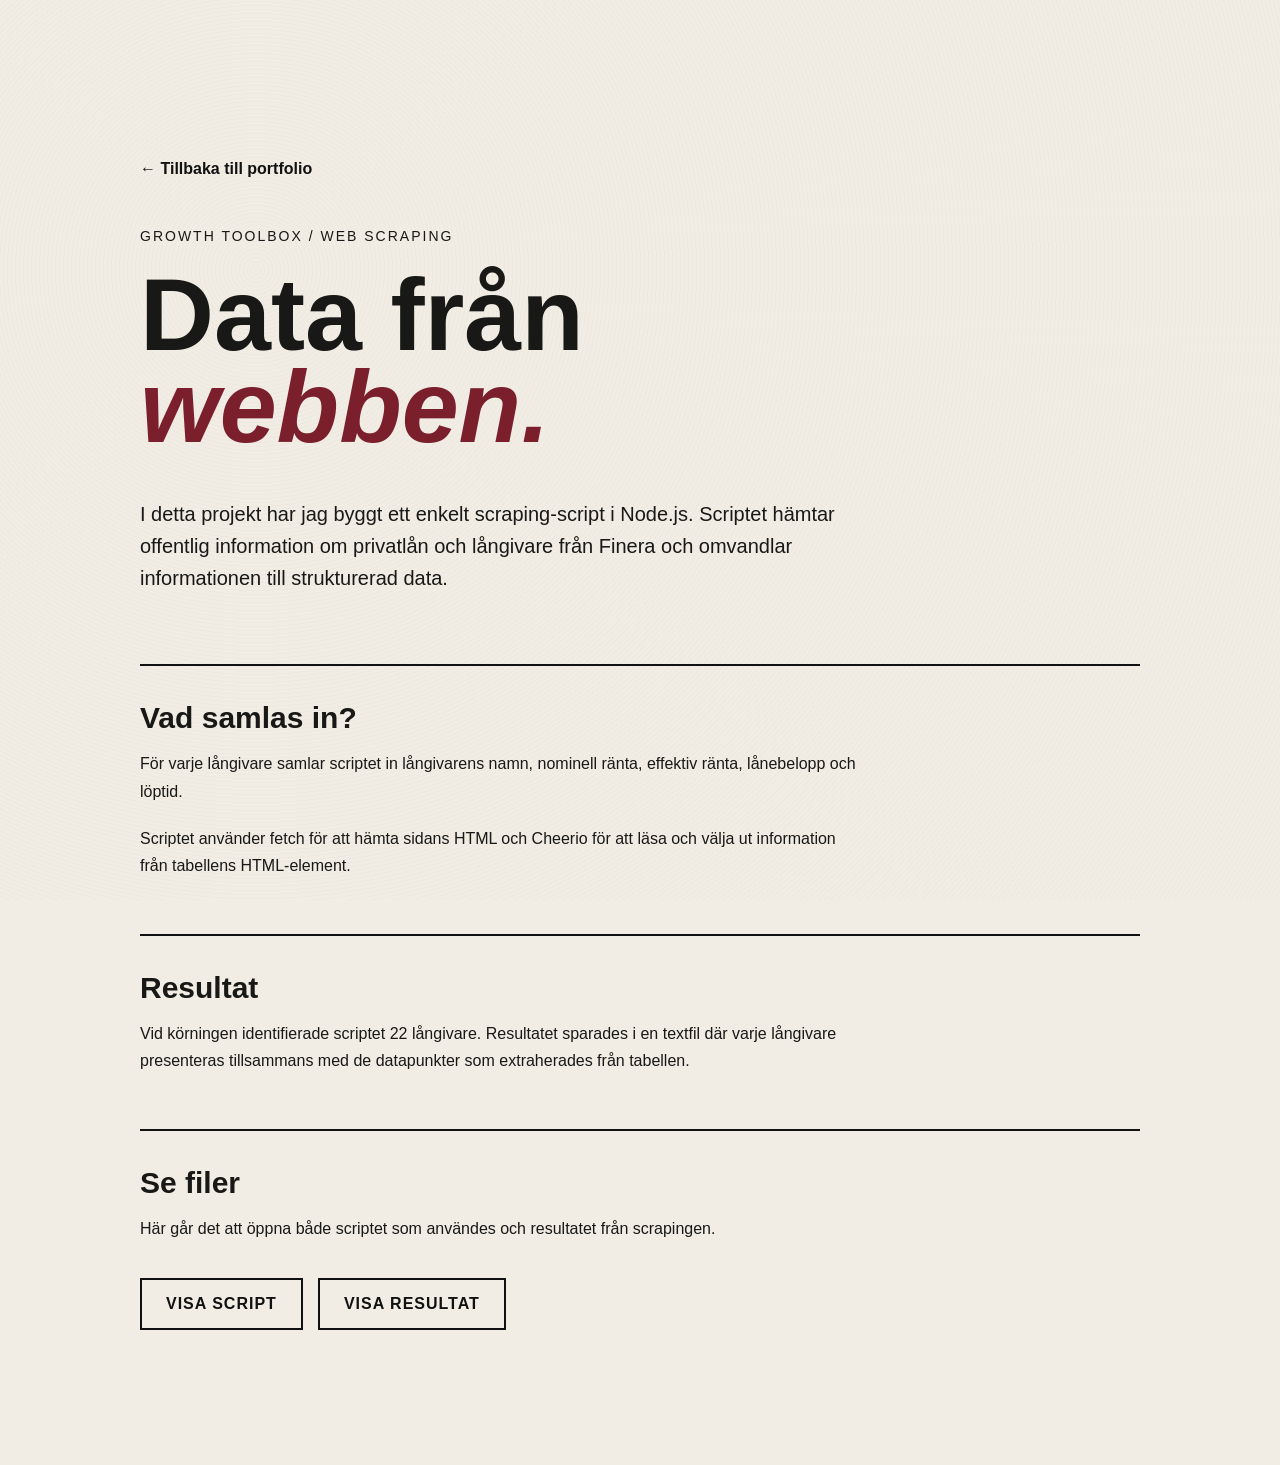
<file: scraping/index.html>
<!DOCTYPE html>
<html lang="sv">

<head>

    <!-- Google Tag Manager -->
    <script>
        (function(w,d,s,l,i){
            w[l]=w[l]||[];
            w[l].push({'gtm.start': new Date().getTime(), event:'gtm.js'});
            var f=d.getElementsByTagName(s)[0],
            j=d.createElement(s),
            dl=l!='dataLayer'?'&l='+l:'';
            j.async=true;
            j.src='https://www.googletagmanager.com/gtm.js?id='+i+dl;
            f.parentNode.insertBefore(j,f);
        })(window,document,'script','dataLayer','GTM-TJPQP27H');
    </script>
    <!-- End Google Tag Manager -->

    <meta charset="UTF-8">
    <meta name="viewport" content="width=device-width, initial-scale=1.0">

    <title>Web Scraping | Sebastian Lundberg</title>

    <!-- Vi ligger en mapp djupare, därför ../ -->
    <link rel="stylesheet" href="../style.css">

    <style>
        .scraping-page {
            min-height: 100vh;
            padding: 160px 8% 100px;
            background: #f1ede4;
        }

        .scraping-container {
            max-width: 1000px;
            margin: 0 auto;
        }

        .scraping-label {
            font-size: 14px;
            letter-spacing: 2px;
            text-transform: uppercase;
            margin-bottom: 25px;
        }

        .scraping-page h1 {
            font-size: clamp(55px, 8vw, 110px);
            line-height: 0.9;
            margin-bottom: 45px;
        }

        .scraping-page h1 em {
            color: #7b1f2d;
        }

        .scraping-intro {
            max-width: 720px;
            font-size: 20px;
            line-height: 1.6;
            margin-bottom: 70px;
        }

        .scraping-box {
            border-top: 2px solid #111;
            padding: 35px 0;
        }

        .scraping-box h2 {
            font-size: 30px;
            margin-bottom: 15px;
        }

        .scraping-box p {
            max-width: 720px;
            line-height: 1.7;
            margin-bottom: 20px;
        }

        .scraping-buttons {
            display: flex;
            flex-wrap: wrap;
            gap: 15px;
            margin-top: 35px;
        }

        .scraping-button {
            display: inline-block;
            padding: 15px 24px;
            border: 2px solid #111;
            color: #111;
            text-decoration: none;
            font-weight: bold;
            text-transform: uppercase;
            letter-spacing: 1px;
        }

        .scraping-button:hover {
            background: #111;
            color: #f1ede4;
        }

        .back-link {
            display: inline-block;
            margin-bottom: 50px;
            color: #111;
            text-decoration: none;
            font-weight: bold;
        }
    </style>

</head>

<body>

    <!-- Google Tag Manager (noscript) -->
    <noscript>
        <iframe
            src="https://www.googletagmanager.com/ns.html?id=GTM-TJPQP27H"
            height="0"
            width="0"
            style="display:none;visibility:hidden">
        </iframe>
    </noscript>
    <!-- End Google Tag Manager (noscript) -->


    <main class="scraping-page">

        <div class="scraping-container">

            <a href="../index.html" class="back-link">
                ← Tillbaka till portfolio
            </a>

            <p class="scraping-label">
                GROWTH TOOLBOX / WEB SCRAPING
            </p>

            <h1>
                Data från
                <br>
                <em>webben.</em>
            </h1>

            <p class="scraping-intro">
                I detta projekt har jag byggt ett enkelt scraping-script
                i Node.js. Scriptet hämtar offentlig information om
                privatlån och långivare från Finera och omvandlar
                informationen till strukturerad data.
            </p>


            <section class="scraping-box">

                <h2>Vad samlas in?</h2>

                <p>
                    För varje långivare samlar scriptet in långivarens namn,
                    nominell ränta, effektiv ränta, lånebelopp och löptid.
                </p>

                <p>
                    Scriptet använder fetch för att hämta sidans HTML och
                    Cheerio för att läsa och välja ut information från
                    tabellens HTML-element.
                </p>

            </section>


            <section class="scraping-box">

                <h2>Resultat</h2>

                <p>
                    Vid körningen identifierade scriptet 22 långivare.
                    Resultatet sparades i en textfil där varje långivare
                    presenteras tillsammans med de datapunkter som
                    extraherades från tabellen.
                </p>

            </section>


            <section class="scraping-box">

                <h2>Se filer</h2>

                <p>
                    Här går det att öppna både scriptet som användes
                    och resultatet från scrapingen.
                </p>

                <div class="scraping-buttons">

                    <a href="script.txt" class="scraping-button">
                        Visa script
                    </a>

                    <a href="data.txt" class="scraping-button">
                        Visa resultat
                    </a>

                </div>

            </section>

        </div>

    </main>

    <script>
    window.dataLayer = window.dataLayer || [];

    window.dataLayer.push({
        event: "scraping_view",
        project_type: "web_scraping"
    });
</script>

</body>
</html>
</file>
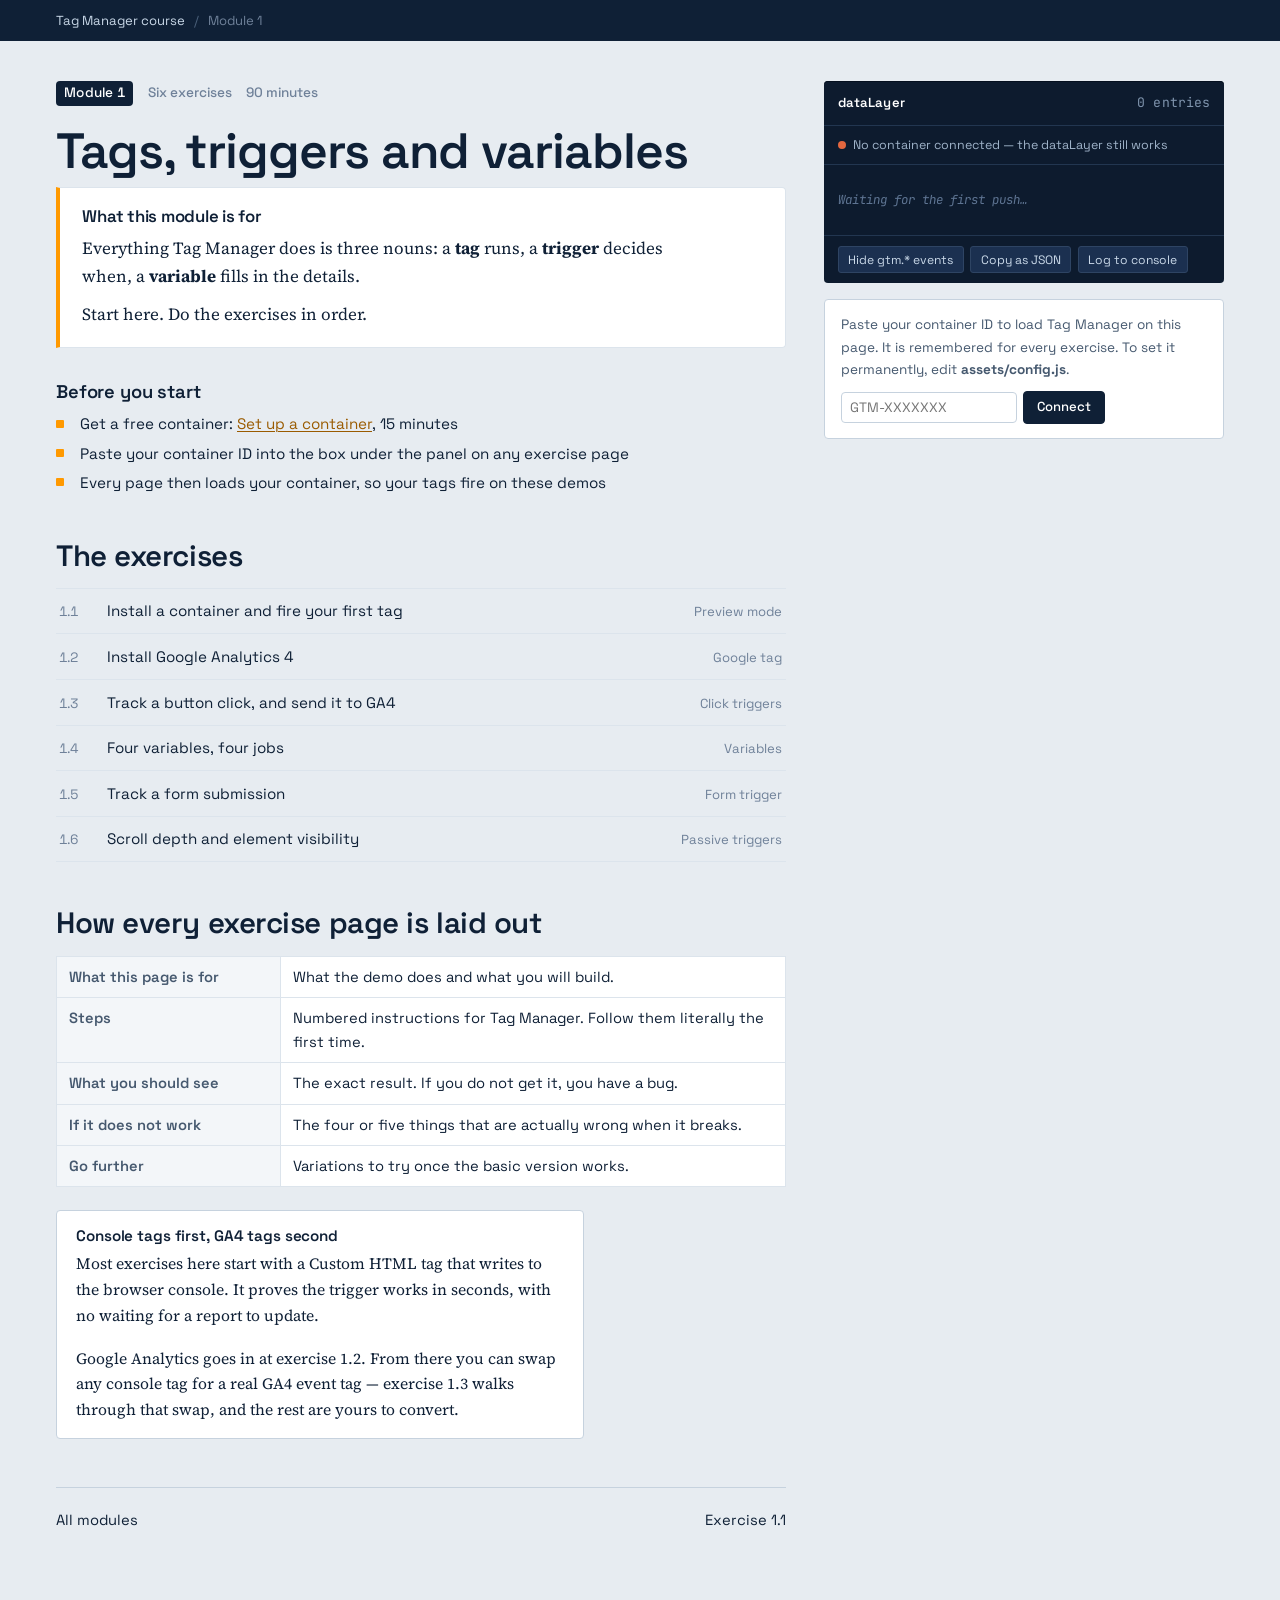
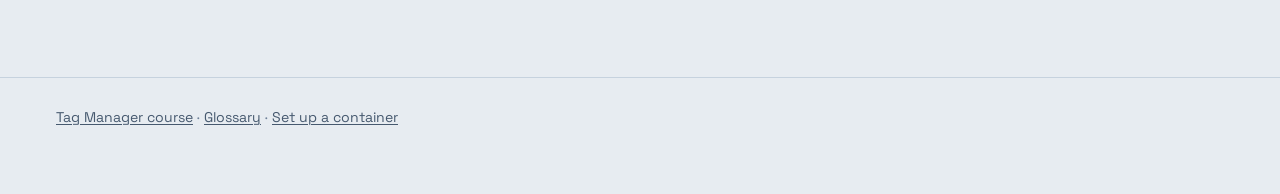
<file: gtm-course/01-gtm-basics/index.html>
<!DOCTYPE html>
<html lang="en">
<head>
<meta charset="UTF-8">
<meta name="viewport" content="width=device-width, initial-scale=1.0">
<title>Module 1 — Tags, triggers and variables</title>
<meta name="description" content="Beginner Google Tag Manager exercises: install a container, fire a tag, build click and form triggers, and create the four variable types you will use every day.">
<link rel="preconnect" href="https://fonts.googleapis.com">
<link rel="preconnect" href="https://fonts.gstatic.com" crossorigin>
<link href="https://fonts.googleapis.com/css2?family=JetBrains+Mono:wght@400;700&family=Source+Serif+4:opsz,wght@8..60,400;8..60,600&family=Space+Grotesk:wght@400;500;600;700&display=swap" rel="stylesheet">
<link rel="stylesheet" href="../assets/course.css">
<script src="../assets/config.js"></script>
<script src="../assets/course.js"></script>
</head>
<body>

<a class="skip" href="#main">Skip to content</a>

<nav aria-label="Breadcrumb">
    <ul class="crumbs">
        <li><a href="../index.html">Tag Manager course</a></li>
        <li><a href="index.html" aria-current="page">Module 1</a></li>
    </ul>
</nav>

<main id="main" class="wrap">
<div class="bench">
    <div class="column">

        <div class="ex-meta">
            <span class="ex-no">Module 1</span>
            <span>Six exercises</span>
            <span>90 minutes</span>
        </div>

        <h1>Tags, triggers and variables</h1>

        <div class="purpose">
            <h2>What this module is for</h2>
            <p>Everything Tag Manager does is three nouns: a <b>tag</b> runs, a <b>trigger</b> decides when, a
                <b>variable</b> fills in the details.</p>
            <p>Start here. Do the exercises in order.</p>
        </div>

        <h3>Before you start</h3>
        <ul class="build-list">
            <li>Get a free container: <a href="../reference/setup.html">Set up a container</a>, 15 minutes</li>
            <li>Paste your container ID into the box under the panel on any exercise page</li>
            <li>Every page then loads your container, so your tags fire on these demos</li>
        </ul>

        <h2>The exercises</h2>
        <ul class="exercises">
            <li><a href="1-first-tag.html"><span class="n">1.1</span><span>Install a container and fire your first tag</span><span class="what">Preview mode</span></a></li>
            <li><a href="2-install-ga4.html"><span class="n">1.2</span><span>Install Google Analytics 4</span><span class="what">Google tag</span></a></li>
            <li><a href="3-click-trigger.html"><span class="n">1.3</span><span>Track a button click, and send it to GA4</span><span class="what">Click triggers</span></a></li>
            <li><a href="4-variables.html"><span class="n">1.4</span><span>Four variables, four jobs</span><span class="what">Variables</span></a></li>
            <li><a href="5-form-trigger.html"><span class="n">1.5</span><span>Track a form submission</span><span class="what">Form trigger</span></a></li>
            <li><a href="6-scroll-visibility.html"><span class="n">1.6</span><span>Scroll depth and element visibility</span><span class="what">Passive triggers</span></a></li>
        </ul>

        <h2>How every exercise page is laid out</h2>
        <table class="settings">
            <tr><th>What this page is for</th><td>What the demo does and what you will build.</td></tr>
            <tr><th>Steps</th><td>Numbered instructions for Tag Manager. Follow them literally the first time.</td></tr>
            <tr><th>What you should see</th><td>The exact result. If you do not get it, you have a bug.</td></tr>
            <tr><th>If it does not work</th><td>The four or five things that are actually wrong when it breaks.</td></tr>
            <tr><th>Go further</th><td>Variations to try once the basic version works.</td></tr>
        </table>

        <div class="note">
            <h3>Console tags first, GA4 tags second</h3>
            <p>Most exercises here start with a Custom HTML tag that writes to the browser console. It proves the
                trigger works in seconds, with no waiting for a report to update.</p>
            <p>Google Analytics goes in at exercise 1.2. From there you can swap any console tag for a real GA4
                event tag — exercise 1.3 walks through that swap, and the rest are yours to convert.</p>
        </div>

        <div class="pager">
            <span><a href="../index.html">All modules</a></span>
            <span><a href="1-first-tag.html">Exercise 1.1</a></span>
        </div>

    </div>

    <div class="rail">
        <div id="monitor"></div>
    </div>
</div>
</main>

<footer class="site">
    <p><a href="../index.html">Tag Manager course</a> · <a href="../reference/glossary.html">Glossary</a> · <a href="../reference/setup.html">Set up a container</a></p>
</footer>

</body>
</html>
</file>
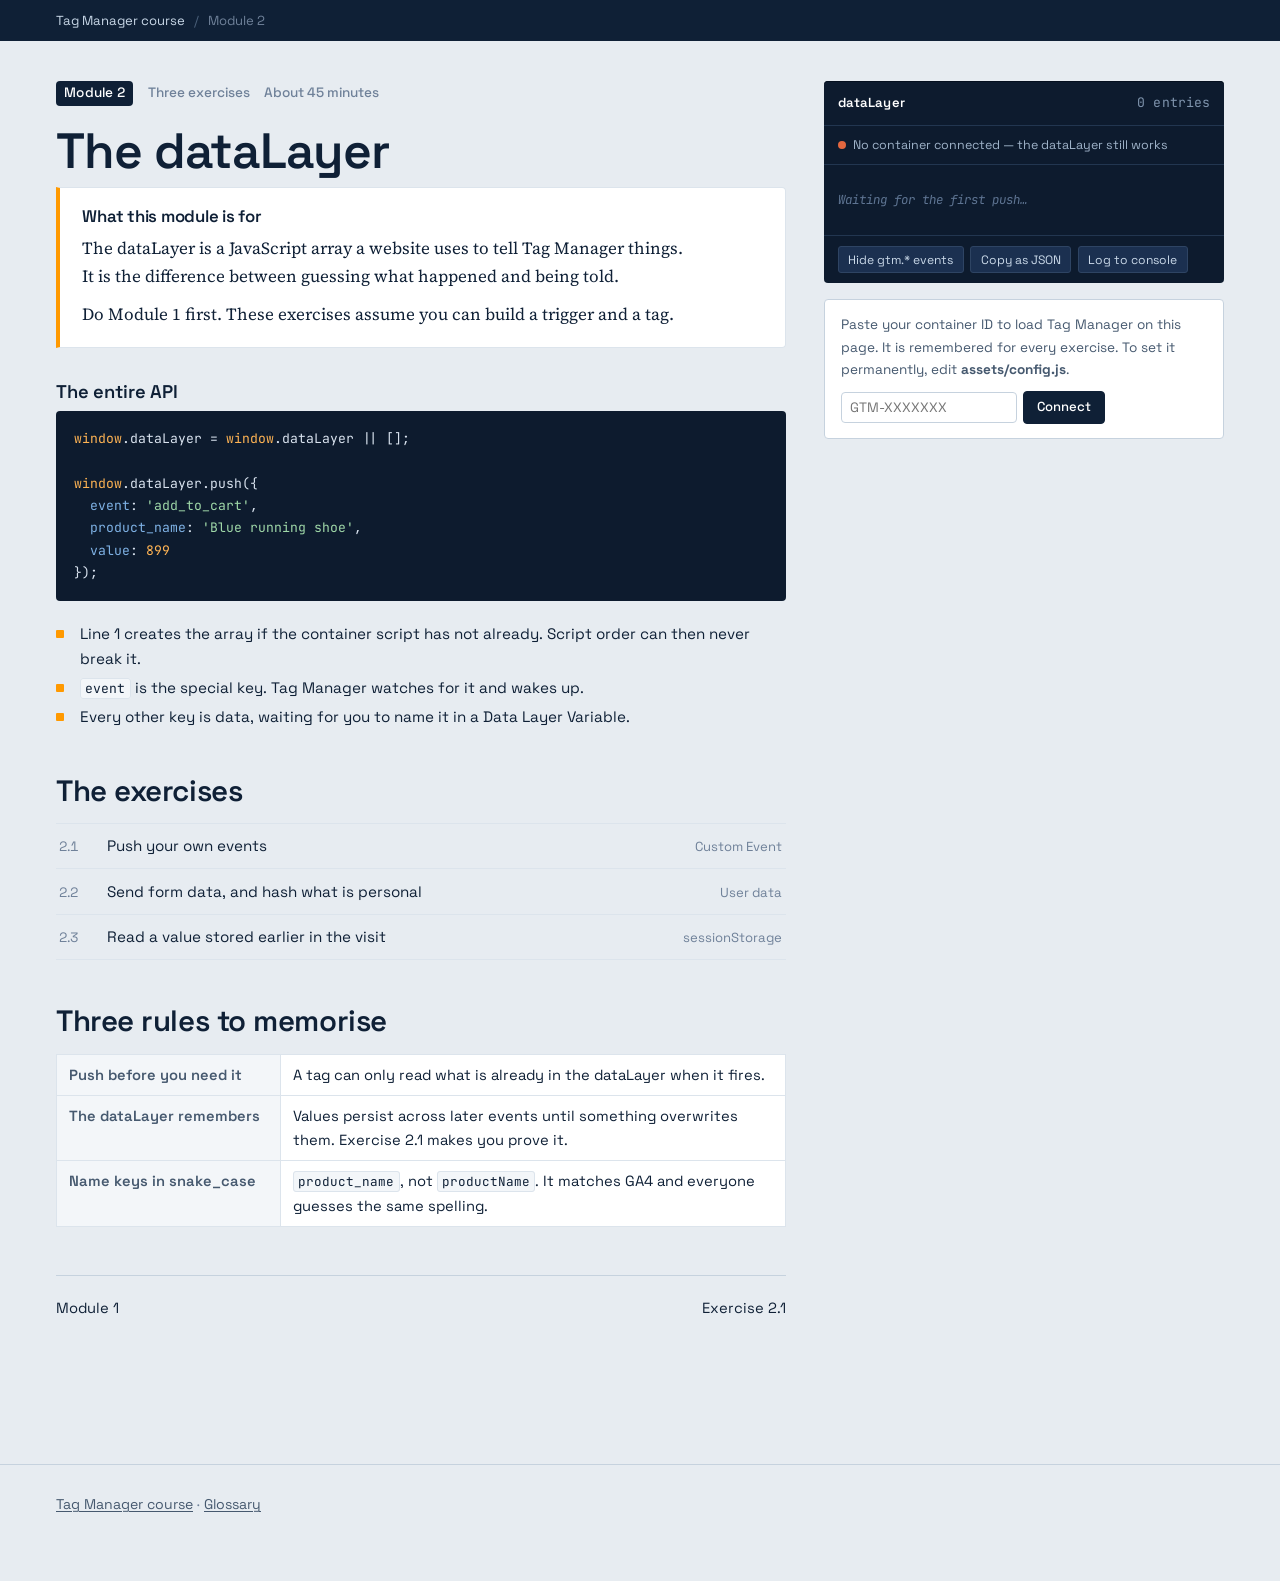
<file: gtm-course/02-datalayer/index.html>
<!DOCTYPE html>
<html lang="en">
<head>
<meta charset="UTF-8">
<meta name="viewport" content="width=device-width, initial-scale=1.0">
<title>Module 2 — The dataLayer</title>
<meta name="description" content="GTM exercises on the dataLayer: custom events, Data Layer Variables, user data and hashing, and reading values stored earlier in the visit.">
<link rel="preconnect" href="https://fonts.googleapis.com">
<link rel="preconnect" href="https://fonts.gstatic.com" crossorigin>
<link href="https://fonts.googleapis.com/css2?family=JetBrains+Mono:wght@400;700&family=Source+Serif+4:opsz,wght@8..60,400;8..60,600&family=Space+Grotesk:wght@400;500;600;700&display=swap" rel="stylesheet">
<link rel="stylesheet" href="../assets/course.css">
<script src="../assets/config.js"></script>
<script src="../assets/course.js"></script>
</head>
<body>

<a class="skip" href="#main">Skip to content</a>

<nav aria-label="Breadcrumb">
    <ul class="crumbs">
        <li><a href="../index.html">Tag Manager course</a></li>
        <li><a href="index.html" aria-current="page">Module 2</a></li>
    </ul>
</nav>

<main id="main" class="wrap">
<div class="bench">
    <div class="column">

        <div class="ex-meta">
            <span class="ex-no">Module 2</span>
            <span>Three exercises</span>
            <span>About 45 minutes</span>
        </div>

        <h1>The dataLayer</h1>

        <div class="purpose">
            <h2>What this module is for</h2>
            <p>The dataLayer is a JavaScript array a website uses to tell Tag Manager things. It is the difference
                between guessing what happened and being told.</p>
            <p>Do Module 1 first. These exercises assume you can build a trigger and a tag.</p>
        </div>

        <h3>The entire API</h3>
<pre><code><span class="tok-kw">window</span>.dataLayer = <span class="tok-kw">window</span>.dataLayer || [];

<span class="tok-kw">window</span>.dataLayer.push({
  <span class="tok-key">event</span>: <span class="tok-str">'add_to_cart'</span>,
  <span class="tok-key">product_name</span>: <span class="tok-str">'Blue running shoe'</span>,
  <span class="tok-key">value</span>: <span class="tok-kw">899</span>
});</code></pre>

        <ul class="build-list">
            <li>Line 1 creates the array if the container script has not already. Script order can then never break it.</li>
            <li><code>event</code> is the special key. Tag Manager watches for it and wakes up.</li>
            <li>Every other key is data, waiting for you to name it in a Data Layer Variable.</li>
        </ul>

        <h2>The exercises</h2>
        <ul class="exercises">
            <li><a href="1-push-events.html"><span class="n">2.1</span><span>Push your own events</span><span class="what">Custom Event</span></a></li>
            <li><a href="2-form-user-data.html"><span class="n">2.2</span><span>Send form data, and hash what is personal</span><span class="what">User data</span></a></li>
            <li><a href="3-storage.html"><span class="n">2.3</span><span>Read a value stored earlier in the visit</span><span class="what">sessionStorage</span></a></li>
        </ul>

        <h2>Three rules to memorise</h2>
        <table class="settings">
            <tr>
                <th>Push before you need it</th>
                <td>A tag can only read what is already in the dataLayer when it fires.</td>
            </tr>
            <tr>
                <th>The dataLayer remembers</th>
                <td>Values persist across later events until something overwrites them. Exercise 2.1 makes you prove it.</td>
            </tr>
            <tr>
                <th>Name keys in snake_case</th>
                <td><code>product_name</code>, not <code>productName</code>. It matches GA4 and everyone guesses the same spelling.</td>
            </tr>
        </table>

        <div class="pager">
            <span><a href="../01-gtm-basics/index.html">Module 1</a></span>
            <span><a href="1-push-events.html">Exercise 2.1</a></span>
        </div>

    </div>

    <div class="rail">
        <div id="monitor"></div>
    </div>
</div>
</main>

<footer class="site">
    <p><a href="../index.html">Tag Manager course</a> · <a href="../reference/glossary.html">Glossary</a></p>
</footer>

</body>
</html>
</file>
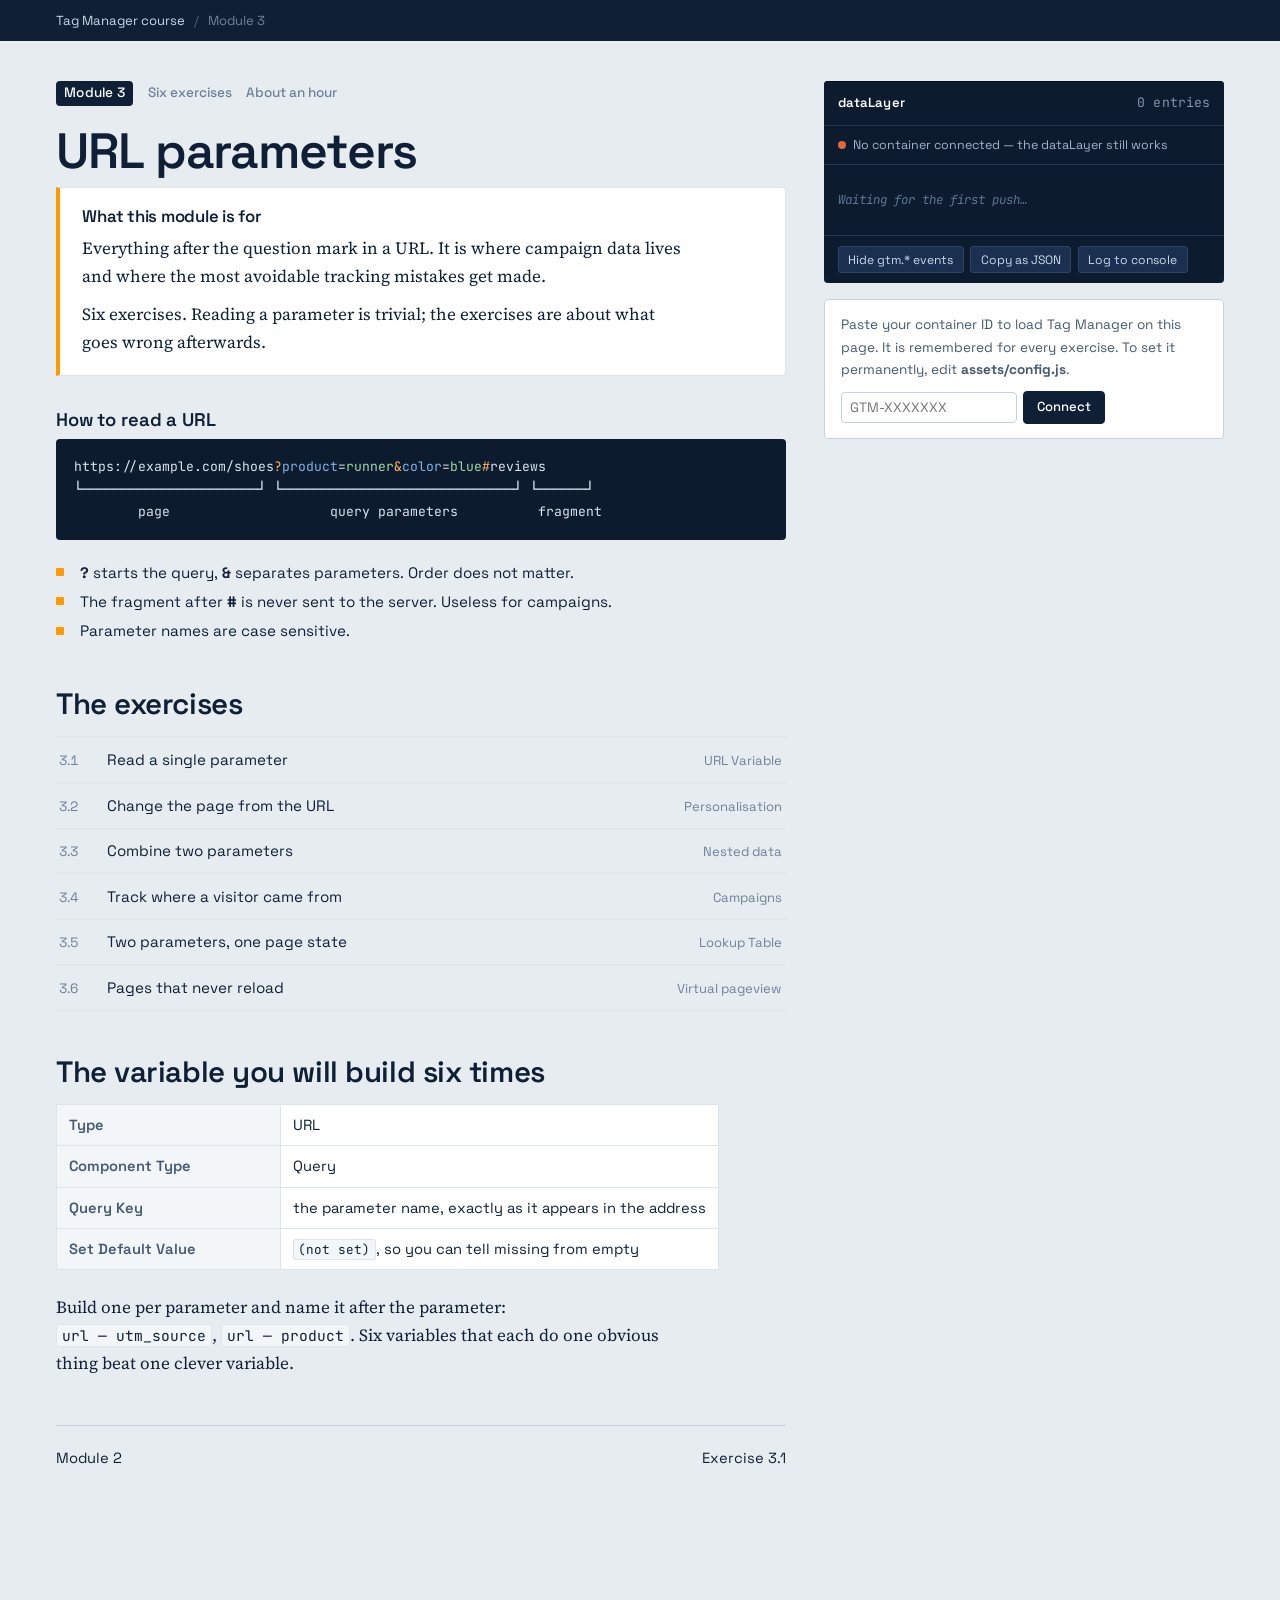
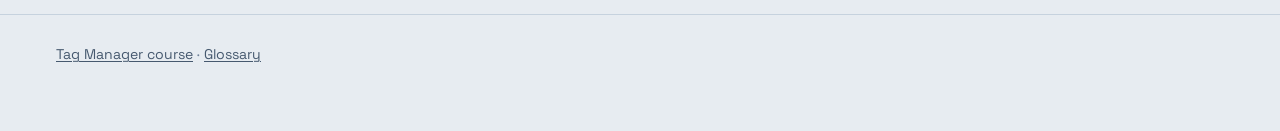
<file: gtm-course/03-url-parameters/index.html>
<!DOCTYPE html>
<html lang="en">
<head>
<meta charset="UTF-8">
<meta name="viewport" content="width=device-width, initial-scale=1.0">
<title>Module 3 — URL parameters</title>
<meta name="description" content="GTM exercises on URL query parameters: the URL Variable, campaign tracking, page personalisation and virtual pageviews.">
<link rel="preconnect" href="https://fonts.googleapis.com">
<link rel="preconnect" href="https://fonts.gstatic.com" crossorigin>
<link href="https://fonts.googleapis.com/css2?family=JetBrains+Mono:wght@400;700&family=Source+Serif+4:opsz,wght@8..60,400;8..60,600&family=Space+Grotesk:wght@400;500;600;700&display=swap" rel="stylesheet">
<link rel="stylesheet" href="../assets/course.css">
<script src="../assets/config.js"></script>
<script src="../assets/course.js"></script>
</head>
<body>

<a class="skip" href="#main">Skip to content</a>

<nav aria-label="Breadcrumb">
    <ul class="crumbs">
        <li><a href="../index.html">Tag Manager course</a></li>
        <li><a href="index.html" aria-current="page">Module 3</a></li>
    </ul>
</nav>

<main id="main" class="wrap">
<div class="bench">
    <div class="column">

        <div class="ex-meta">
            <span class="ex-no">Module 3</span>
            <span>Six exercises</span>
            <span>About an hour</span>
        </div>

        <h1>URL parameters</h1>

        <div class="purpose">
            <h2>What this module is for</h2>
            <p>Everything after the question mark in a URL. It is where campaign data lives and where the most
                avoidable tracking mistakes get made.</p>
            <p>Six exercises. Reading a parameter is trivial; the exercises are about what goes wrong afterwards.</p>
        </div>

        <h3>How to read a URL</h3>
<pre><code>https://example.com/shoes<span class="tok-kw">?</span><span class="tok-key">product</span>=<span class="tok-str">runner</span><span class="tok-kw">&amp;</span><span class="tok-key">color</span>=<span class="tok-str">blue</span><span class="tok-kw">#</span>reviews
└──────────────────────┘ └─────────────────────────────┘ └──────┘
        page                    query parameters          fragment</code></pre>

        <ul class="build-list">
            <li><b>?</b> starts the query, <b>&amp;</b> separates parameters. Order does not matter.</li>
            <li>The fragment after <b>#</b> is never sent to the server. Useless for campaigns.</li>
            <li>Parameter names are case sensitive.</li>
        </ul>

        <h2>The exercises</h2>
        <ul class="exercises">
            <li><a href="1-one-parameter.html"><span class="n">3.1</span><span>Read a single parameter</span><span class="what">URL Variable</span></a></li>
            <li><a href="2-swap-content.html"><span class="n">3.2</span><span>Change the page from the URL</span><span class="what">Personalisation</span></a></li>
            <li><a href="3-two-parameters.html"><span class="n">3.3</span><span>Combine two parameters</span><span class="what">Nested data</span></a></li>
            <li><a href="4-campaign-source.html"><span class="n">3.4</span><span>Track where a visitor came from</span><span class="what">Campaigns</span></a></li>
            <li><a href="5-personalise.html"><span class="n">3.5</span><span>Two parameters, one page state</span><span class="what">Lookup Table</span></a></li>
            <li><a href="6-virtual-pageviews.html"><span class="n">3.6</span><span>Pages that never reload</span><span class="what">Virtual pageview</span></a></li>
        </ul>

        <h2>The variable you will build six times</h2>
        <table class="settings">
            <tr><th>Type</th><td>URL</td></tr>
            <tr><th>Component Type</th><td>Query</td></tr>
            <tr><th>Query Key</th><td>the parameter name, exactly as it appears in the address</td></tr>
            <tr><th>Set Default Value</th><td><code>(not set)</code>, so you can tell missing from empty</td></tr>
        </table>

        <p>Build one per parameter and name it after the parameter: <code>url — utm_source</code>,
            <code>url — product</code>. Six variables that each do one obvious thing beat one clever variable.</p>

        <div class="pager">
            <span><a href="../02-datalayer/index.html">Module 2</a></span>
            <span><a href="1-one-parameter.html">Exercise 3.1</a></span>
        </div>

    </div>

    <div class="rail">
        <div id="monitor"></div>
    </div>
</div>
</main>

<footer class="site">
    <p><a href="../index.html">Tag Manager course</a> · <a href="../reference/glossary.html">Glossary</a></p>
</footer>

</body>
</html>
</file>
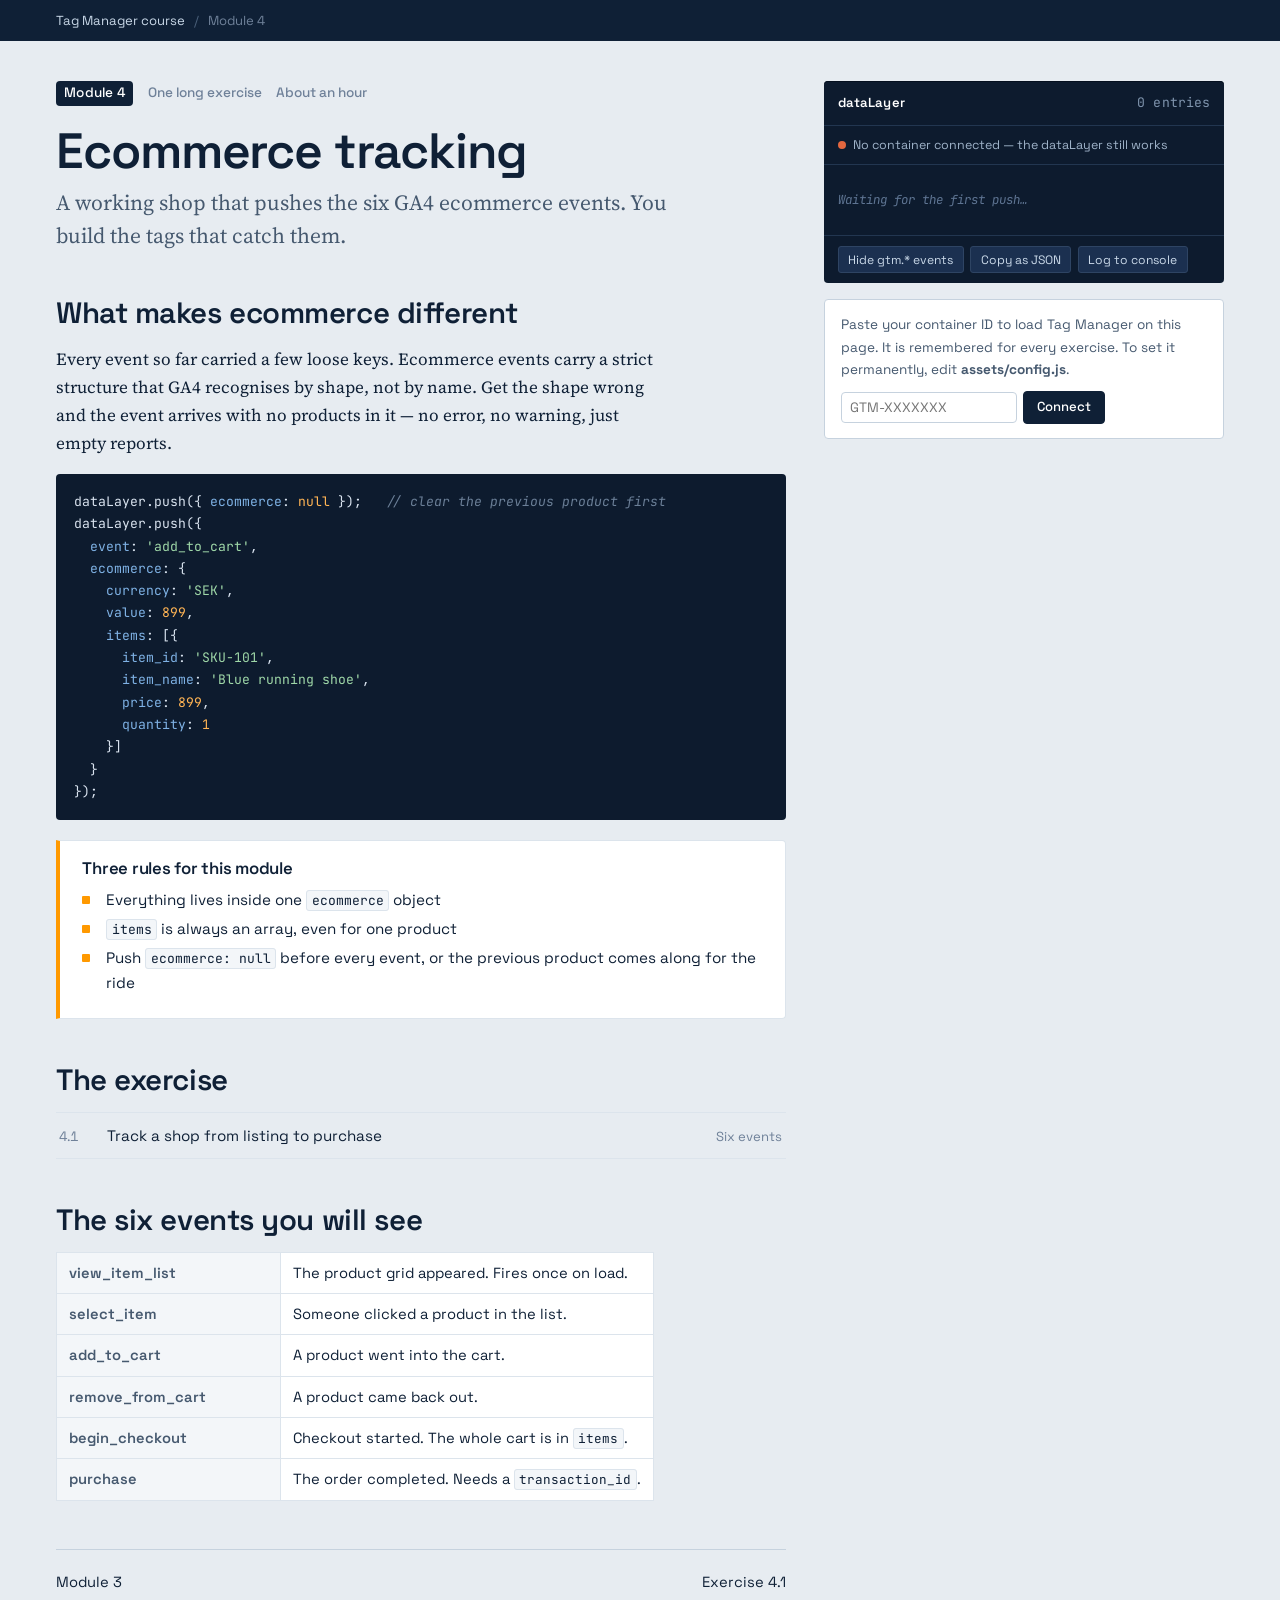
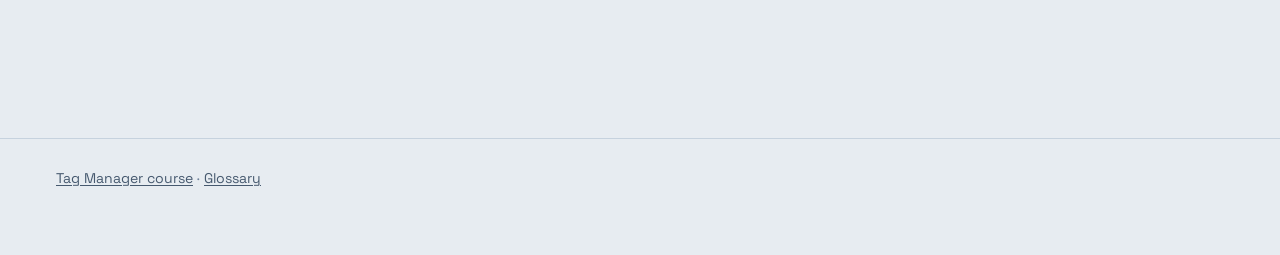
<file: gtm-course/04-ecommerce/index.html>
<!DOCTYPE html>
<html lang="en">
<head>
<meta charset="UTF-8">
<meta name="viewport" content="width=device-width, initial-scale=1.0">
<title>Module 4 — Ecommerce tracking</title>
<meta name="description" content="GA4 ecommerce exercises in Google Tag Manager: view_item_list, select_item, add_to_cart, begin_checkout and purchase.">
<link rel="preconnect" href="https://fonts.googleapis.com">
<link rel="preconnect" href="https://fonts.gstatic.com" crossorigin>
<link href="https://fonts.googleapis.com/css2?family=JetBrains+Mono:wght@400;700&family=Source+Serif+4:opsz,wght@8..60,400;8..60,600&family=Space+Grotesk:wght@400;500;600;700&display=swap" rel="stylesheet">
<link rel="stylesheet" href="../assets/course.css">
<script src="../assets/config.js"></script>
<script src="../assets/course.js"></script>
</head>
<body>

<a class="skip" href="#main">Skip to content</a>

<nav aria-label="Breadcrumb">
    <ul class="crumbs">
        <li><a href="../index.html">Tag Manager course</a></li>
        <li><a href="index.html" aria-current="page">Module 4</a></li>
    </ul>
</nav>

<main id="main" class="wrap">
<div class="bench">
    <div class="column">

        <div class="ex-meta">
            <span class="ex-no">Module 4</span>
            <span>One long exercise</span>
            <span>About an hour</span>
        </div>

        <h1>Ecommerce tracking</h1>
        <p class="lede">A working shop that pushes the six GA4 ecommerce events. You build the tags that catch them.</p>

        <h2>What makes ecommerce different</h2>
        <p>Every event so far carried a few loose keys. Ecommerce events carry a strict structure that GA4 recognises
            by shape, not by name. Get the shape wrong and the event arrives with no products in it — no error, no
            warning, just empty reports.</p>

<pre><code>dataLayer.push({ <span class="tok-key">ecommerce</span>: <span class="tok-kw">null</span> });   <span class="tok-com">// clear the previous product first</span>
dataLayer.push({
  <span class="tok-key">event</span>: <span class="tok-str">'add_to_cart'</span>,
  <span class="tok-key">ecommerce</span>: {
    <span class="tok-key">currency</span>: <span class="tok-str">'SEK'</span>,
    <span class="tok-key">value</span>: <span class="tok-kw">899</span>,
    <span class="tok-key">items</span>: [{
      <span class="tok-key">item_id</span>: <span class="tok-str">'SKU-101'</span>,
      <span class="tok-key">item_name</span>: <span class="tok-str">'Blue running shoe'</span>,
      <span class="tok-key">price</span>: <span class="tok-kw">899</span>,
      <span class="tok-key">quantity</span>: <span class="tok-kw">1</span>
    }]
  }
});</code></pre>

        <div class="purpose">
            <h2>Three rules for this module</h2>
            <ul class="build-list">
                <li>Everything lives inside one <code>ecommerce</code> object</li>
                <li><code>items</code> is always an array, even for one product</li>
                <li>Push <code>ecommerce: null</code> before every event, or the previous product comes along for the ride</li>
            </ul>
        </div>

        <h2>The exercise</h2>
        <ul class="exercises">
            <li><a href="1-shop.html"><span class="n">4.1</span><span>Track a shop from listing to purchase</span><span class="what">Six events</span></a></li>
        </ul>

        <h2>The six events you will see</h2>
        <table class="settings">
            <tr><th>view_item_list</th><td>The product grid appeared. Fires once on load.</td></tr>
            <tr><th>select_item</th><td>Someone clicked a product in the list.</td></tr>
            <tr><th>add_to_cart</th><td>A product went into the cart.</td></tr>
            <tr><th>remove_from_cart</th><td>A product came back out.</td></tr>
            <tr><th>begin_checkout</th><td>Checkout started. The whole cart is in <code>items</code>.</td></tr>
            <tr><th>purchase</th><td>The order completed. Needs a <code>transaction_id</code>.</td></tr>
        </table>

        <div class="pager">
            <span><a href="../03-url-parameters/index.html">Module 3</a></span>
            <span><a href="1-shop.html">Exercise 4.1</a></span>
        </div>

    </div>

    <div class="rail">
        <div id="monitor"></div>
    </div>
</div>
</main>

<footer class="site">
    <p><a href="../index.html">Tag Manager course</a> · <a href="../reference/glossary.html">Glossary</a></p>
</footer>

</body>
</html>
</file>
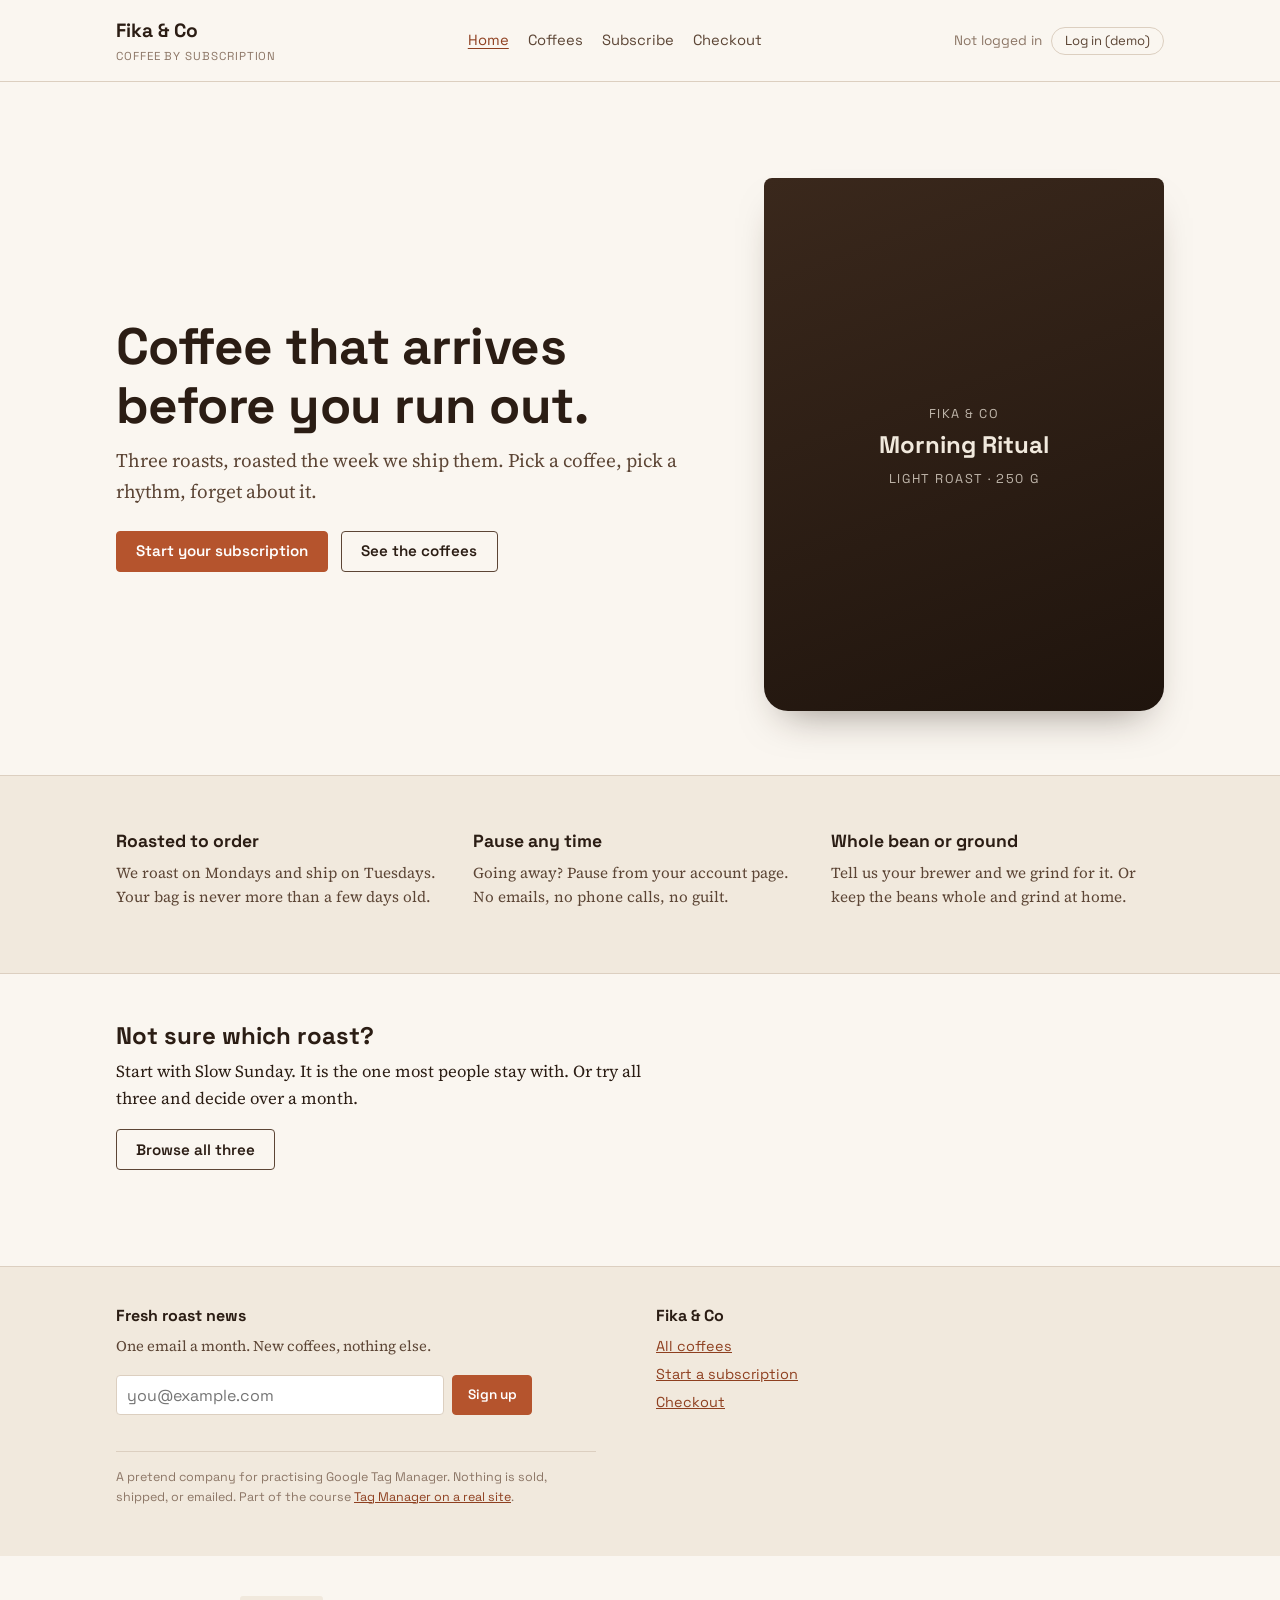
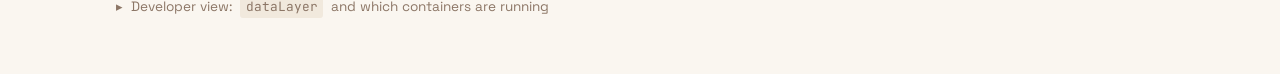
<file: gtm-real-site/site/index.html>
<!DOCTYPE html>
<html lang="en">
<head>
<!-- Google Tag Manager -->
<script>(function(w,d,s,l,i){w[l]=w[l]||[];w[l].push({'gtm.start':
new Date().getTime(),event:'gtm.js'});var f=d.getElementsByTagName(s)[0],
j=d.createElement(s),dl=l!='dataLayer'?'&l='+l:'';j.async=true;j.src=
'https://www.googletagmanager.com/gtm.js?id='+i+dl;f.parentNode.insertBefore(j,f);
})(window,document,'script','dataLayer','GTM-W2S6DPBK');</script>
<!-- End Google Tag Manager -->
<meta charset="UTF-8">
<meta name="viewport" content="width=device-width, initial-scale=1.0">
<title>Fika & Co — Coffee by subscription</title>
<meta name="description" content="Practice site for the Tag Manager course, module 5. Fresh-roasted coffee by subscription.">
<link rel="preconnect" href="https://fonts.googleapis.com">
<link rel="preconnect" href="https://fonts.gstatic.com" crossorigin>
<link href="https://fonts.googleapis.com/css2?family=JetBrains+Mono:wght@400;700&family=Source+Serif+4:opsz,wght@8..60,400;8..60,600&family=Space+Grotesk:wght@400;500;600;700&display=swap" rel="stylesheet">
<link rel="stylesheet" href="site.css">

<!-- Page data. site.js pushes this into the dataLayer straight away, BEFORE
     any container loads, so every tag on the page can read page.* and user.* -->
<script>window.FIKA_PAGE = { type: 'home', category: null };</script>
<script src="site.js"></script>

<!-- ======================================================================
     EXERCISE 1 — PASTE THE <head> PART OF YOUR GOOGLE TAG MANAGER
     SNIPPET ON THE EMPTY LINE BELOW THIS COMMENT.

     (The snippet at the very top of this file belongs to the course author.
     Leave it there. Two containers on one page is normal.)
     ====================================================================== -->

<!-- ====================================================================== -->

<!-- Developer view: the collapsible dataLayer panel at the bottom of the page.
     A real site would not have this. -->
<script>window.GTM_COURSE_MANUAL = 'GTM-W2S6DPBK';</script>
<script src="../assets/course.js"></script>
</head>
<body data-page="home">
<!-- Google Tag Manager (noscript) -->
<noscript><iframe src="https://www.googletagmanager.com/ns.html?id=GTM-W2S6DPBK"
height="0" width="0" style="display:none;visibility:hidden"></iframe></noscript>
<!-- End Google Tag Manager (noscript) -->

<!-- ======================================================================
     EXERCISE 1 — PASTE THE <body> PART OF YOUR SNIPPET (the <noscript>
     iframe) ON THE EMPTY LINE BELOW THIS COMMENT.
     ====================================================================== -->

<!-- ====================================================================== -->

<header class="top">
    <div class="wrap">
        <a class="brand" href="index.html">Fika &amp; Co <small>Coffee by subscription</small></a>
        <nav aria-label="Main"><ul><li><a href="index.html" aria-current="page">Home</a></li><li><a href="products.html">Coffees</a></li><li><a href="signup.html">Subscribe</a></li><li><a href="checkout.html">Checkout</a></li></ul></nav>
        <div class="account" id="account"></div>
    </div>
</header>

<main>

    <section class="hero">
        <div class="wrap">
            <div>
                <h1>Coffee that arrives before you run out.</h1>
                <p class="lede">Three roasts, roasted the week we ship them. Pick a coffee, pick a rhythm, forget about it.</p>
                <div class="row">
                    <a class="btn" href="signup.html" data-cta="hero">Start your subscription</a>
                    <a class="btn ghost" href="products.html" data-cta="hero_secondary">See the coffees</a>
                </div>
            </div>
            <div class="bag"><div><span>Fika &amp; Co</span><b>Morning Ritual</b><span>Light roast · 250 g</span></div></div>
        </div>
    </section>

    <section class="band cream">
        <div class="wrap">
            <div class="three">
                <div><h3>Roasted to order</h3><p>We roast on Mondays and ship on Tuesdays. Your bag is never more than a few days old.</p></div>
                <div><h3>Pause any time</h3><p>Going away? Pause from your account page. No emails, no phone calls, no guilt.</p></div>
                <div><h3>Whole bean or ground</h3><p>Tell us your brewer and we grind for it. Or keep the beans whole and grind at home.</p></div>
            </div>
        </div>
    </section>

    <section class="band">
        <div class="wrap">
            <h2>Not sure which roast?</h2>
            <p>Start with Slow Sunday. It is the one most people stay with. Or try all three and decide over a month.</p>
            <a class="btn ghost" href="products.html" data-cta="mid_page">Browse all three</a>
        </div>
    </section>

</main>

<footer class="foot">
    <div class="wrap">
        <div>
            <h3>Fresh roast news</h3>
            <p>One email a month. New coffees, nothing else.</p>
            <form id="footer-newsletter">
                <input type="email" name="email" placeholder="you@example.com" aria-label="Email address" required>
                <button class="btn small" type="submit">Sign up</button>
            </form>
        </div>
        <div>
            <h3>Fika &amp; Co</h3>
            <ul>
                <li><a href="products.html">All coffees</a></li>
                <li><a href="signup.html">Start a subscription</a></li>
                <li><a href="checkout.html">Checkout</a></li>
            </ul>
        </div>
        <p class="legal">A pretend company for practising Google Tag Manager. Nothing is sold, shipped, or emailed.
            Part of the course <a href="../index.html">Tag Manager on a real site</a>.</p>
    </div>
</footer>

<details class="devpanel">
    <summary>Developer view: <code>dataLayer</code> and which containers are running</summary>
    <p class="devnote">This panel is course scaffolding. Your Tag Manager <b>Preview</b> mode shows the same information, and that is the tool you will use on real sites.</p>
    <div id="monitor"></div>
</details>

</body>
</html>
</file>
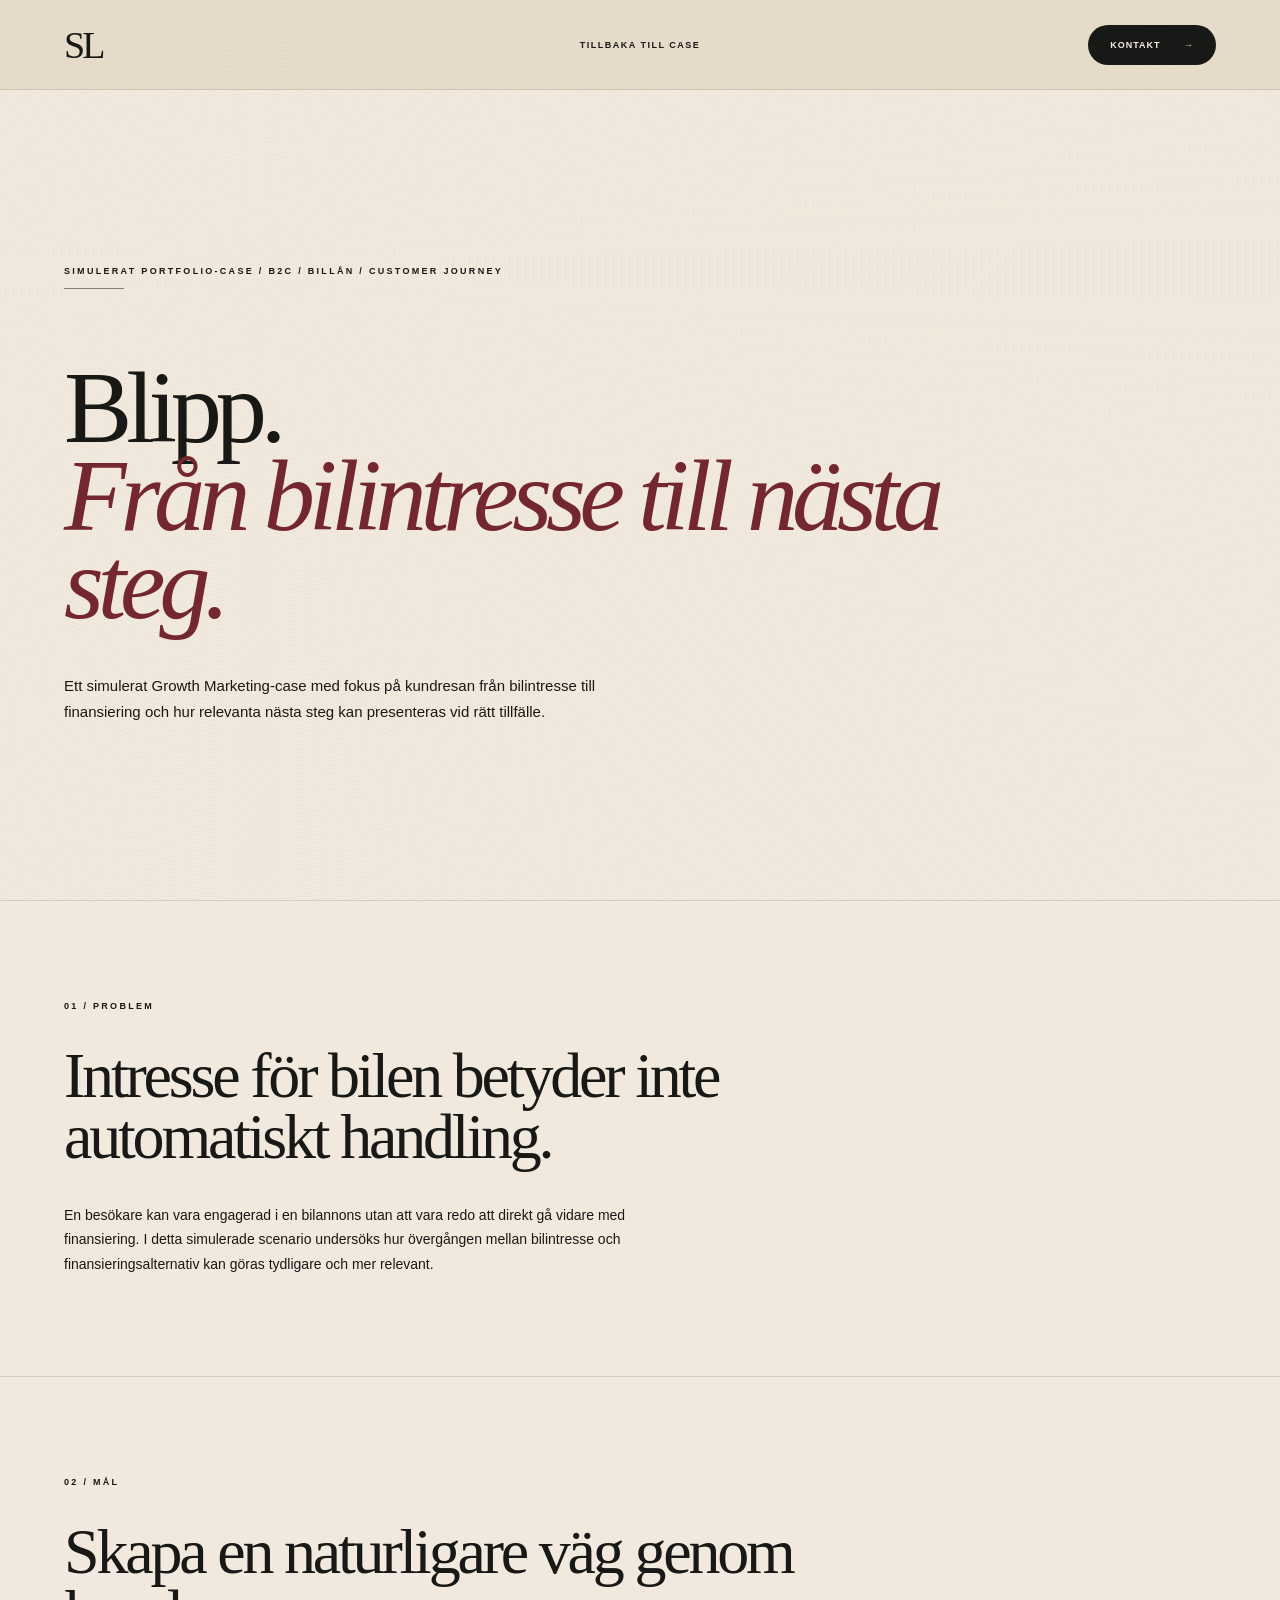
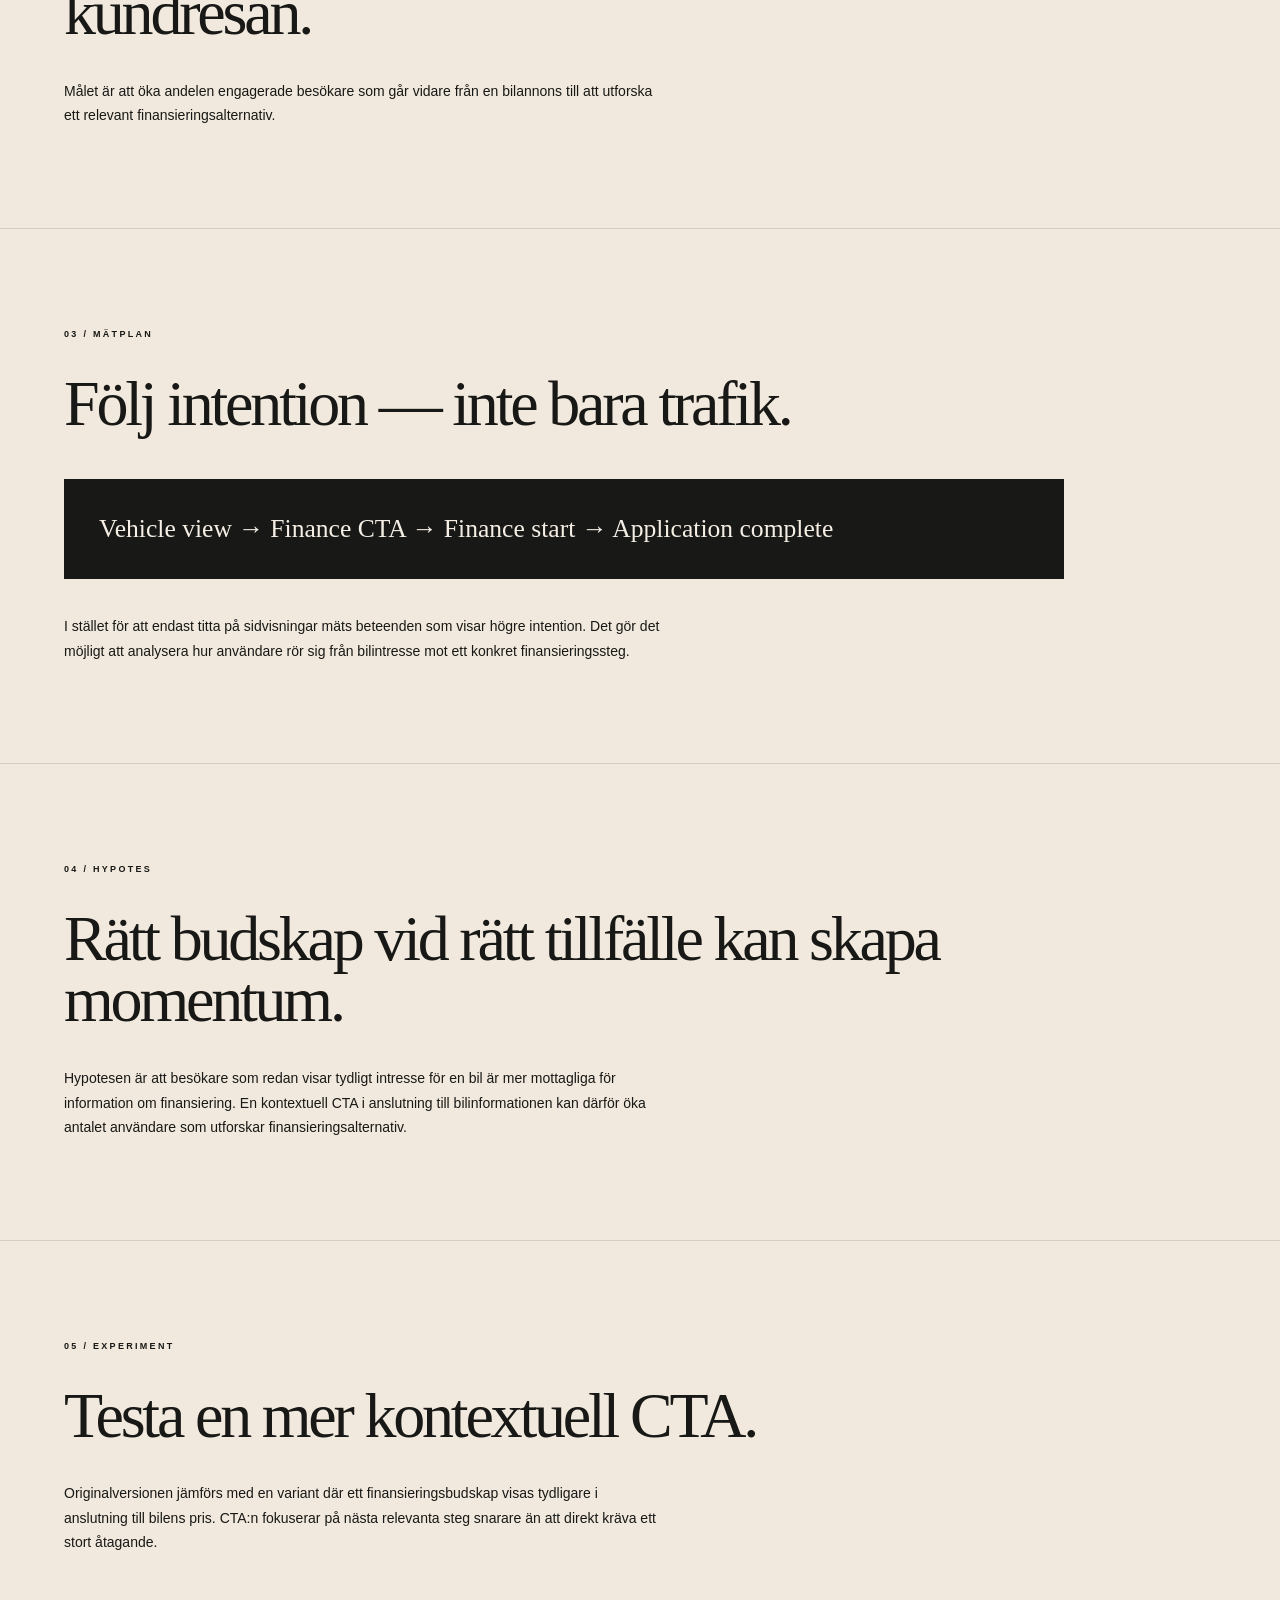
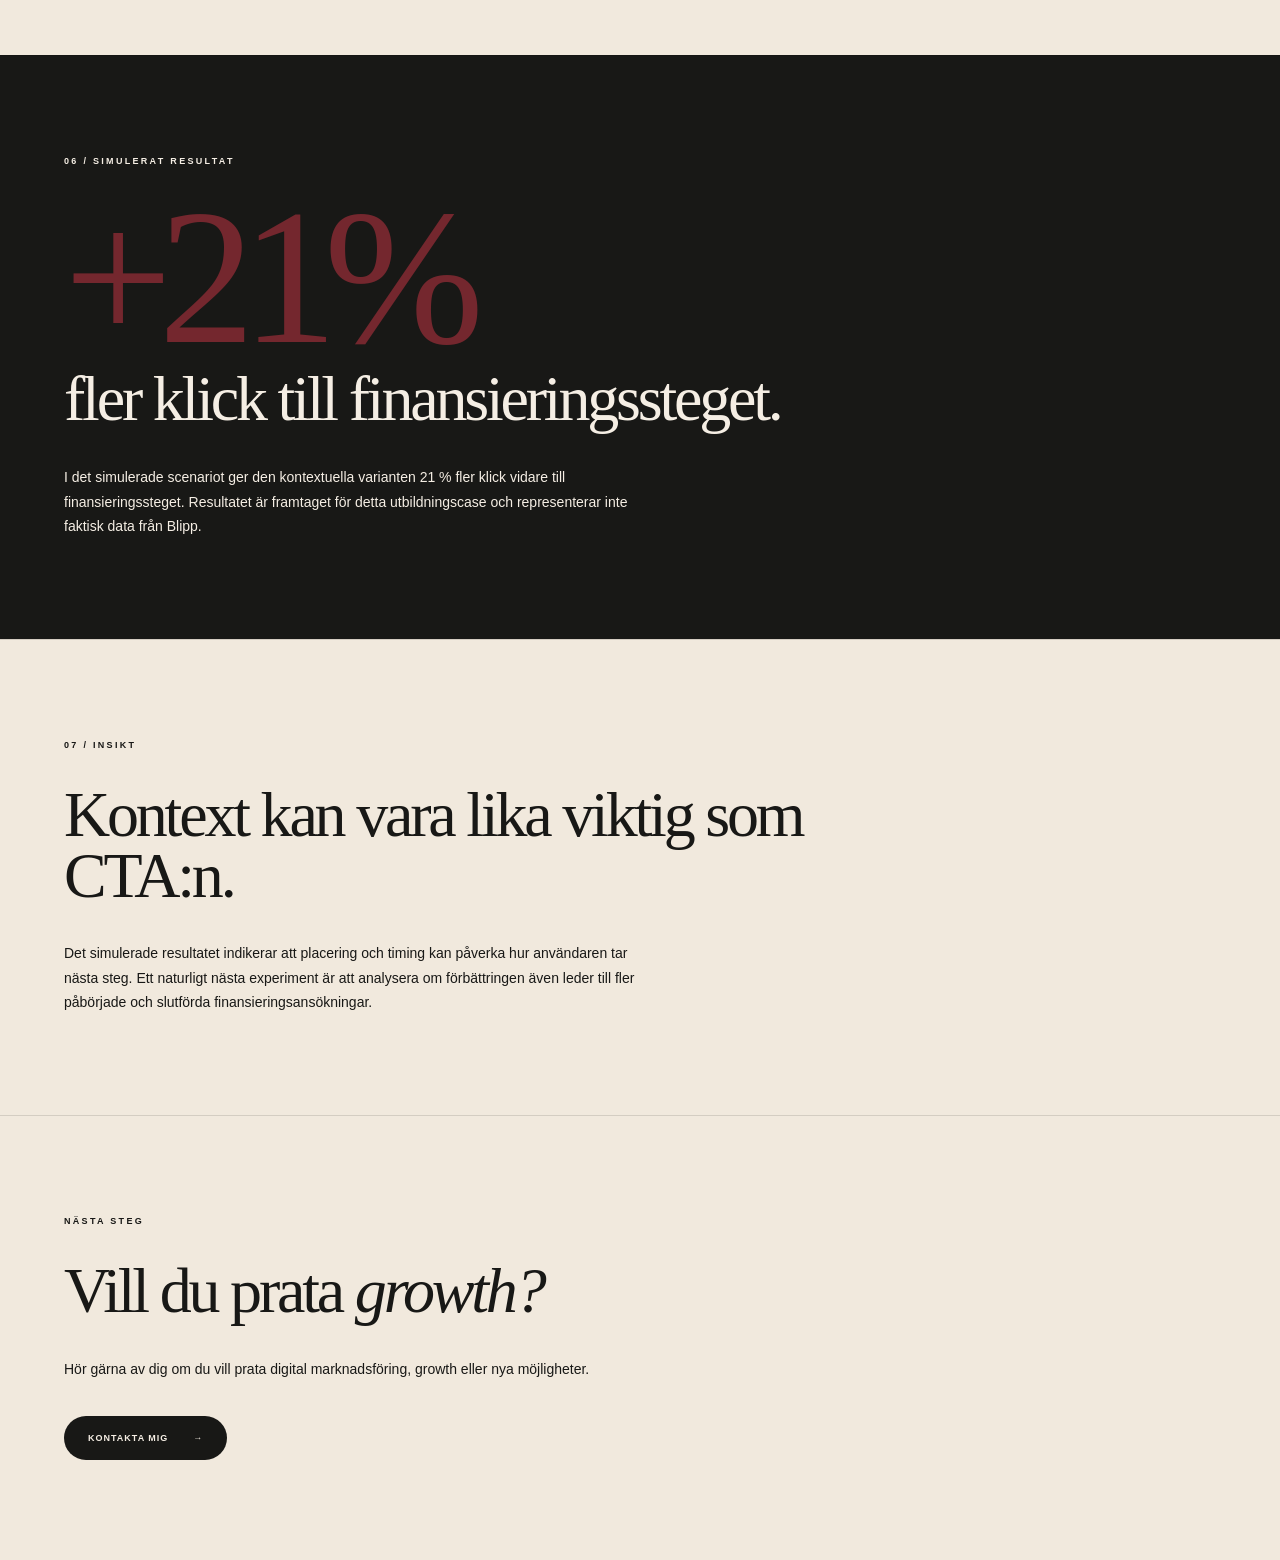
<file: blipp.html>
<!DOCTYPE html>
<html lang="sv">

<head>

<!-- Google Tag Manager -->
<script>(function(w,d,s,l,i){w[l]=w[l]||[];w[l].push({'gtm.start':
new Date().getTime(),event:'gtm.js'});var f=d.getElementsByTagName(s)[0],
j=d.createElement(s),dl=l!='dataLayer'?'&l='+l:'';j.async=true;j.src=
'https://www.googletagmanager.com/gtm.js?id='+i+dl;f.parentNode.insertBefore(j,f);
})(window,document,'script','dataLayer','GTM-TJPQP27H');</script>
<!-- End Google Tag Manager -->
    

    <meta charset="UTF-8">
    <meta name="viewport" content="width=device-width, initial-scale=1.0">
    <title>Blipp Case — Sebastian Lundberg</title>
    <link rel="stylesheet" href="style.css">
</head>

<body>
    
<!-- Google Tag Manager (noscript) -->
<noscript><iframe src="https://www.googletagmanager.com/ns.html?id=GTM-TJPQP27H"
height="0" width="0" style="display:none;visibility:hidden"></iframe></noscript>
<!-- End Google Tag Manager (noscript) -->
 
    <header class="header">

        <a href="index.html" class="logo">
            <span class="logo-text">SL</span>
        </a>

        <nav class="nav">
            <a href="index.html#case">Tillbaka till case</a>
        </nav>

        <a href="index.html#kontakt" class="top-button">
            Kontakt <span>→</span>
        </a>

    </header>


    <main class="case-study">

        <!-- HERO -->

        <section class="case-study-hero">

            <p class="small-title">
                SIMULERAT PORTFOLIO-CASE / B2C / BILLÅN / CUSTOMER JOURNEY
            </p>

            <h1>
                Blipp.<br>
                <em>Från bilintresse till nästa steg.</em>
            </h1>

            <p class="case-intro">
                Ett simulerat Growth Marketing-case med fokus på
                kundresan från bilintresse till finansiering och hur
                relevanta nästa steg kan presenteras vid rätt tillfälle.
            </p>

        </section>


        <!-- PROBLEM -->

        <section class="case-study-section">

            <span class="case-number">01 / PROBLEM</span>

            <h2>
                Intresse för bilen betyder inte automatiskt handling.
            </h2>

            <p>
                En besökare kan vara engagerad i en bilannons utan att
                vara redo att direkt gå vidare med finansiering. I detta
                simulerade scenario undersöks hur övergången mellan
                bilintresse och finansieringsalternativ kan göras
                tydligare och mer relevant.
            </p>

        </section>


        <!-- GOAL -->

        <section class="case-study-section">

            <span class="case-number">02 / MÅL</span>

            <h2>
                Skapa en naturligare väg genom kundresan.
            </h2>

            <p>
                Målet är att öka andelen engagerade besökare som går
                vidare från en bilannons till att utforska ett relevant
                finansieringsalternativ.
            </p>

        </section>


        <!-- MEASUREMENT -->

        <section class="case-study-section">

            <span class="case-number">03 / MÄTPLAN</span>

            <h2>
                Följ intention — inte bara trafik.
            </h2>

            <div class="case-funnel">
                Vehicle view → Finance CTA → Finance start → Application complete
            </div>

            <p>
                I stället för att endast titta på sidvisningar mäts
                beteenden som visar högre intention. Det gör det möjligt
                att analysera hur användare rör sig från bilintresse
                mot ett konkret finansieringssteg.
            </p>

        </section>


        <!-- HYPOTHESIS -->

        <section class="case-study-section">

            <span class="case-number">04 / HYPOTES</span>

            <h2>
                Rätt budskap vid rätt tillfälle kan skapa momentum.
            </h2>

            <p>
                Hypotesen är att besökare som redan visar tydligt
                intresse för en bil är mer mottagliga för information
                om finansiering. En kontextuell CTA i anslutning till
                bilinformationen kan därför öka antalet användare som
                utforskar finansieringsalternativ.
            </p>

        </section>


        <!-- EXPERIMENT -->

        <section class="case-study-section">

            <span class="case-number">05 / EXPERIMENT</span>

            <h2>
                Testa en mer kontextuell CTA.
            </h2>

            <p>
                Originalversionen jämförs med en variant där ett
                finansieringsbudskap visas tydligare i anslutning till
                bilens pris. CTA:n fokuserar på nästa relevanta steg
                snarare än att direkt kräva ett stort åtagande.
            </p>

        </section>


        <!-- RESULT -->

        <section class="case-study-section result-section">

            <span class="case-number">
                06 / SIMULERAT RESULTAT
            </span>

            <div class="case-result">
                +21%
            </div>

            <h2>
                fler klick till finansieringssteget.
            </h2>

            <p>
                I det simulerade scenariot ger den kontextuella
                varianten 21 % fler klick vidare till
                finansieringssteget. Resultatet är framtaget för detta
                utbildningscase och representerar inte faktisk data
                från Blipp.
            </p>

        </section>


        <!-- INSIGHT -->

        <section class="case-study-section">

            <span class="case-number">07 / INSIKT</span>

            <h2>
                Kontext kan vara lika viktig som CTA:n.
            </h2>

            <p>
                Det simulerade resultatet indikerar att placering och
                timing kan påverka hur användaren tar nästa steg.
                Ett naturligt nästa experiment är att analysera om
                förbättringen även leder till fler påbörjade och
                slutförda finansieringsansökningar.
            </p>

        </section>


        <!-- CONTACT -->

        <section class="case-study-section case-end">

    <span class="case-number">NÄSTA STEG</span>

    <h2>
        Vill du prata
        <em>growth?</em>
    </h2>

    <p>
        Hör gärna av dig om du vill prata digital marknadsföring,
        growth eller nya möjligheter.
    </p>

    <a href="index.html#kontakt" class="main-button">
        Kontakta mig <span>→</span>
    </a>

</section>

    </main>

</body>
</html>
</file>
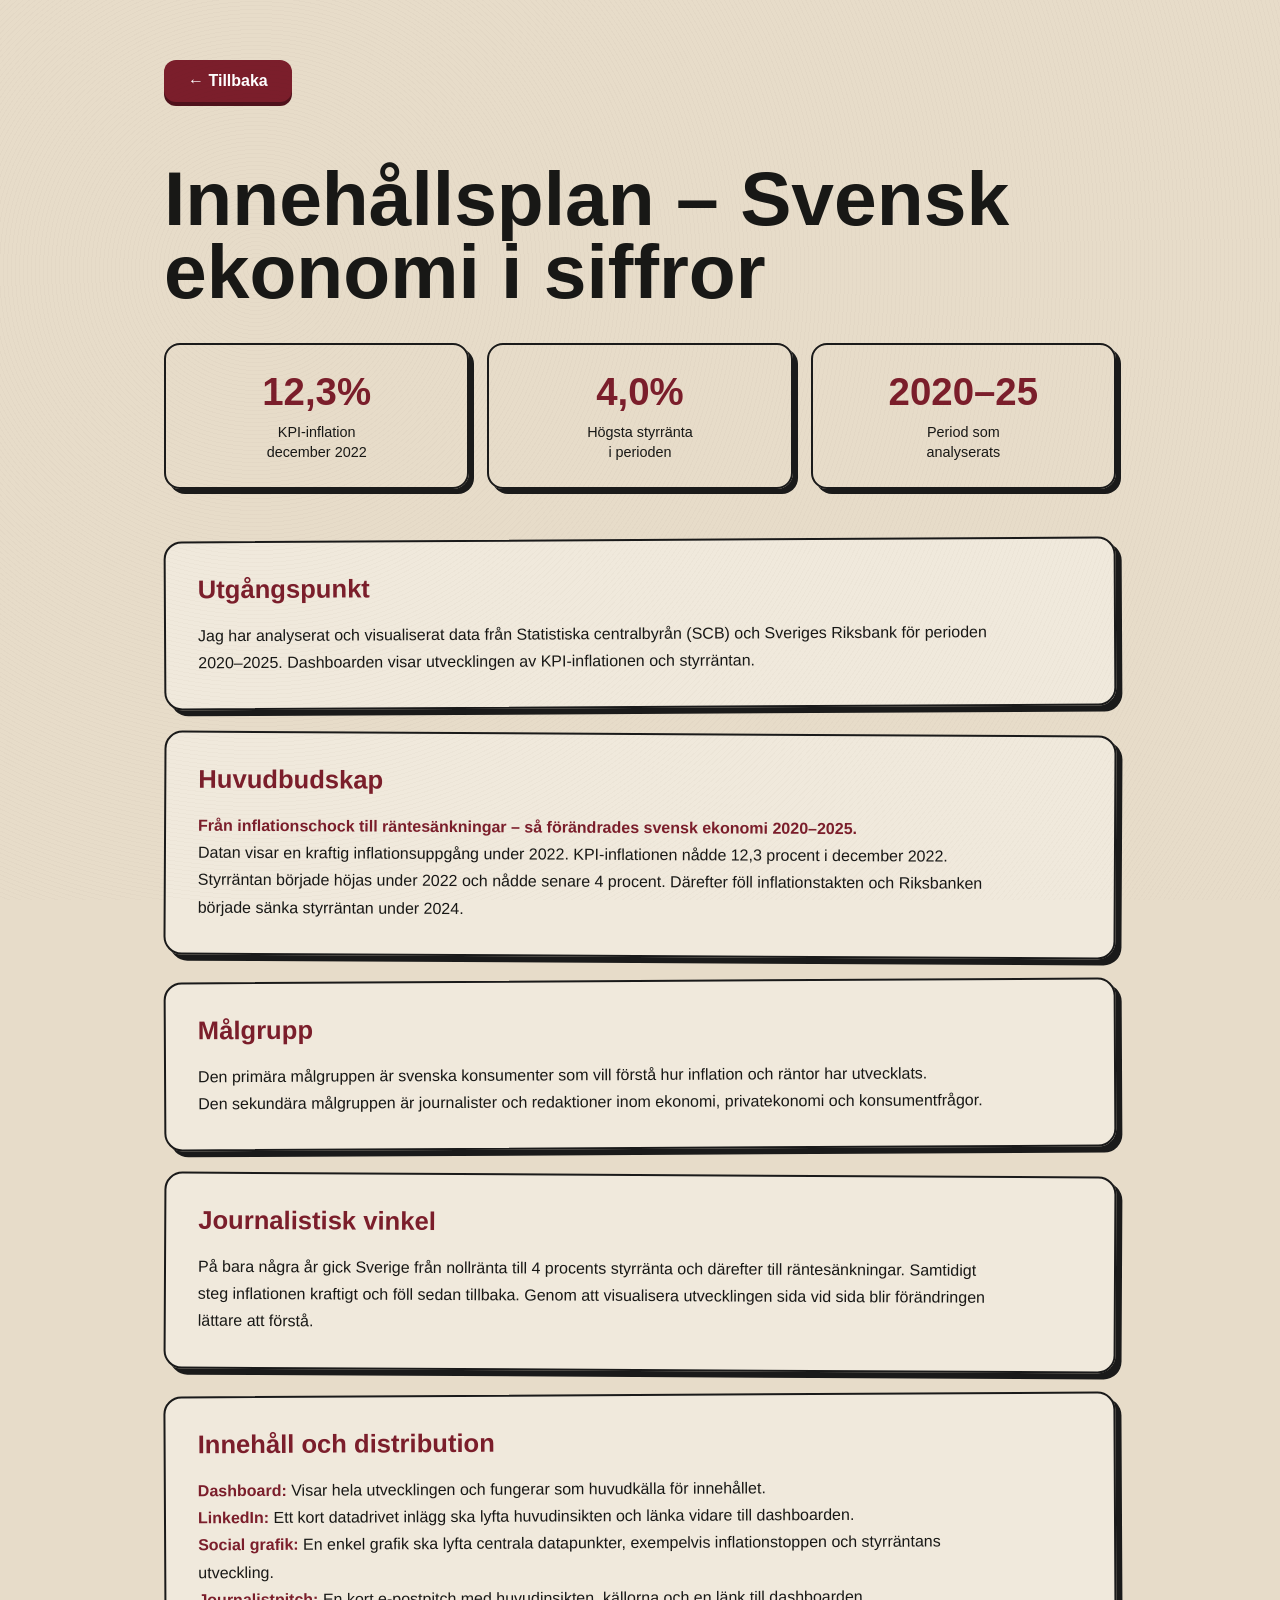
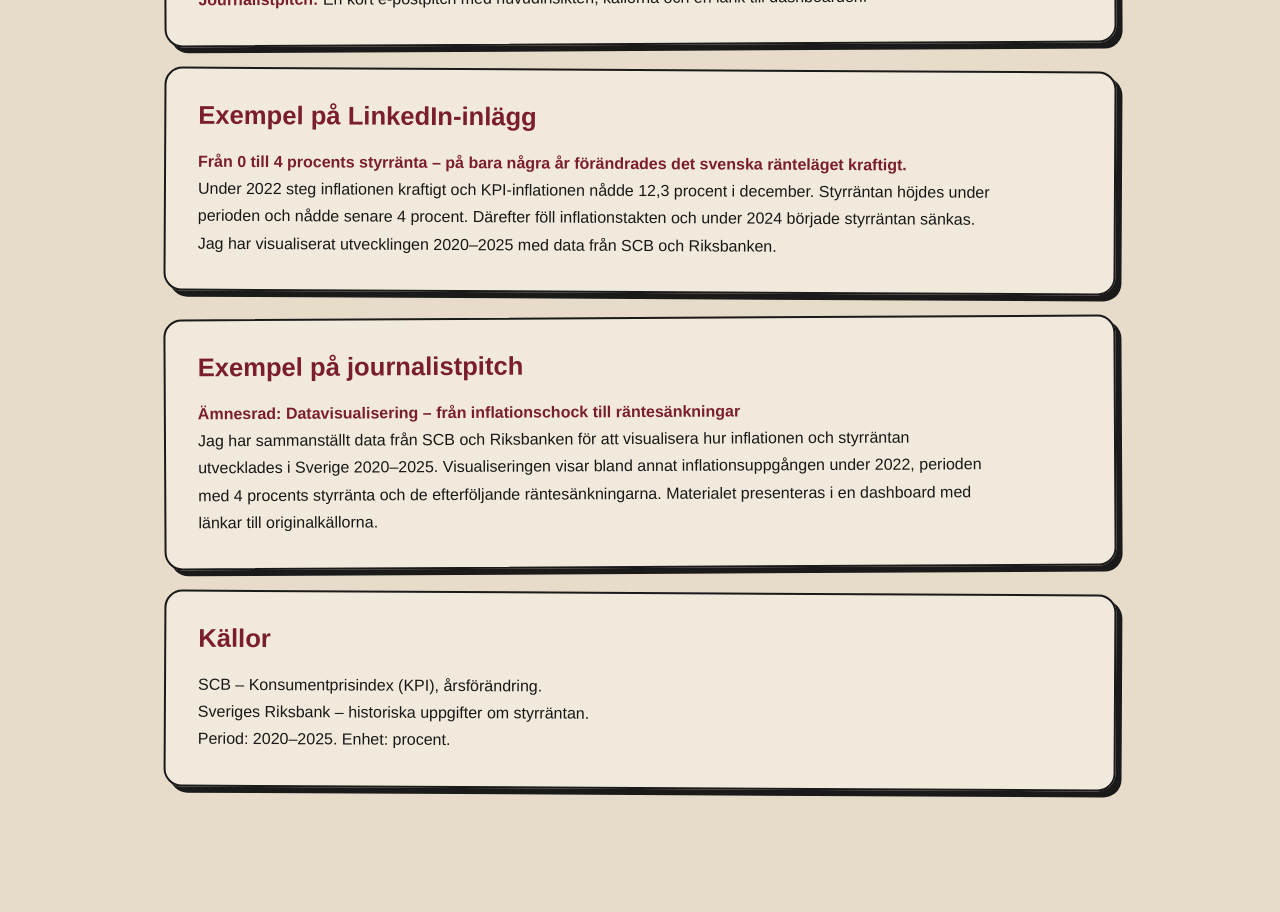
<file: contentplan.html>
<!DOCTYPE html>
<html lang="sv">
<head>
    <meta charset="UTF-8">
    <meta name="viewport" content="width=device-width, initial-scale=1.0">

    <title>Innehållsplan – Svensk ekonomi i siffror</title>

    <link rel="stylesheet" href="style.css">
</head>

<body>

<main class="content-plan">

    <a href="index.html" class="dashboard-back">← Tillbaka</a>

    <h1>Innehållsplan – Svensk ekonomi i siffror</h1>

    <div class="content-stats">

    <div class="content-stat">
        <span class="stat-number">12,3%</span>
        <span class="stat-label">KPI-inflation<br>december 2022</span>
    </div>

    <div class="content-stat">
        <span class="stat-number">4,0%</span>
        <span class="stat-label">Högsta styrränta<br>i perioden</span>
    </div>

    <div class="content-stat">
        <span class="stat-number">2020–25</span>
        <span class="stat-label">Period som<br>analyserats</span>
    </div>

</div>

    <section>
        <h2>Utgångspunkt</h2>

        <p>
            Jag har analyserat och visualiserat data från Statistiska
            centralbyrån (SCB) och Sveriges Riksbank för perioden
            2020–2025. Dashboarden visar utvecklingen av KPI-inflationen
            och styrräntan.
        </p>
    </section>

    <section>
        <h2>Huvudbudskap</h2>

        <p>
            <strong>
                Från inflationschock till räntesänkningar –
                så förändrades svensk ekonomi 2020–2025.
            </strong>
        </p>

        <p>
            Datan visar en kraftig inflationsuppgång under 2022.
            KPI-inflationen nådde 12,3 procent i december 2022.
            Styrräntan började höjas under 2022 och nådde senare
            4 procent. Därefter föll inflationstakten och Riksbanken
            började sänka styrräntan under 2024.
        </p>
    </section>

    <section>
        <h2>Målgrupp</h2>

        <p>
            Den primära målgruppen är svenska konsumenter som vill
            förstå hur inflation och räntor har utvecklats.
        </p>

        <p>
            Den sekundära målgruppen är journalister och redaktioner
            inom ekonomi, privatekonomi och konsumentfrågor.
        </p>
    </section>

    <section>
        <h2>Journalistisk vinkel</h2>

        <p>
            På bara några år gick Sverige från nollränta till
            4 procents styrränta och därefter till räntesänkningar.
            Samtidigt steg inflationen kraftigt och föll sedan tillbaka.
            Genom att visualisera utvecklingen sida vid sida blir
            förändringen lättare att förstå.
        </p>
    </section>

    <section>
        <h2>Innehåll och distribution</h2>

        <p>
            <strong>Dashboard:</strong>
            Visar hela utvecklingen och fungerar som huvudkälla
            för innehållet.
        </p>

        <p>
            <strong>LinkedIn:</strong>
            Ett kort datadrivet inlägg ska lyfta huvudinsikten
            och länka vidare till dashboarden.
        </p>

        <p>
            <strong>Social grafik:</strong>
            En enkel grafik ska lyfta centrala datapunkter,
            exempelvis inflationstoppen och styrräntans utveckling.
        </p>

        <p>
            <strong>Journalistpitch:</strong>
            En kort e-postpitch med huvudinsikten, källorna
            och en länk till dashboarden.
        </p>
    </section>

    <section>
        <h2>Exempel på LinkedIn-inlägg</h2>

        <p>
            <strong>
                Från 0 till 4 procents styrränta – på bara några år
                förändrades det svenska ränteläget kraftigt.
            </strong>
        </p>

        <p>
            Under 2022 steg inflationen kraftigt och KPI-inflationen
            nådde 12,3 procent i december. Styrräntan höjdes under
            perioden och nådde senare 4 procent. Därefter föll
            inflationstakten och under 2024 började styrräntan sänkas.
        </p>

        <p>
            Jag har visualiserat utvecklingen 2020–2025 med data
            från SCB och Riksbanken.
        </p>
    </section>

    <section>
        <h2>Exempel på journalistpitch</h2>

        <p>
            <strong>
                Ämnesrad: Datavisualisering – från inflationschock
                till räntesänkningar
            </strong>
        </p>

        <p>
            Jag har sammanställt data från SCB och Riksbanken för
            att visualisera hur inflationen och styrräntan utvecklades
            i Sverige 2020–2025. Visualiseringen visar bland annat
            inflationsuppgången under 2022, perioden med 4 procents
            styrränta och de efterföljande räntesänkningarna.
            Materialet presenteras i en dashboard med länkar till
            originalkällorna.
        </p>
    </section>

    <section>
        <h2>Källor</h2>

        <p>
            SCB – Konsumentprisindex (KPI), årsförändring.
        </p>

        <p>
            Sveriges Riksbank – historiska uppgifter om styrräntan.
        </p>

        <p>
            Period: 2020–2025. Enhet: procent.
        </p>
    </section>

</main>

</body>
</html>
</file>
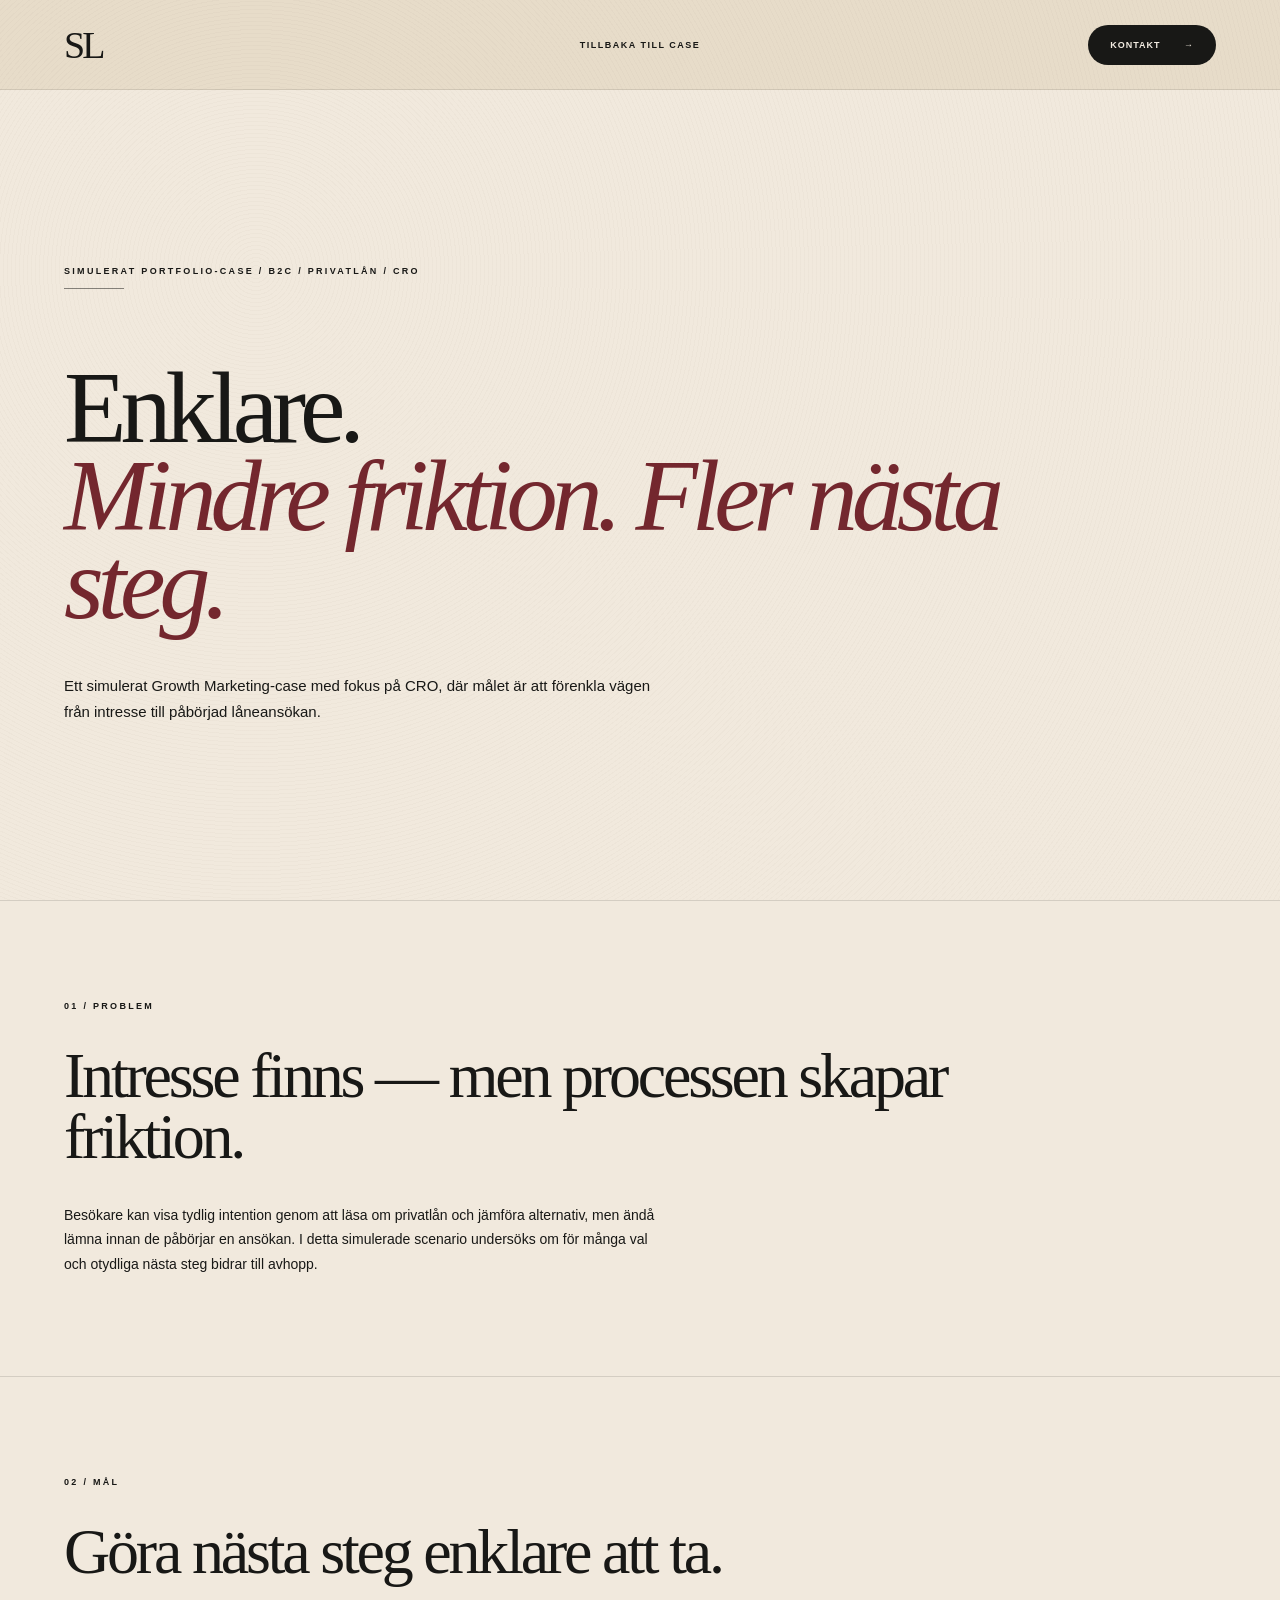
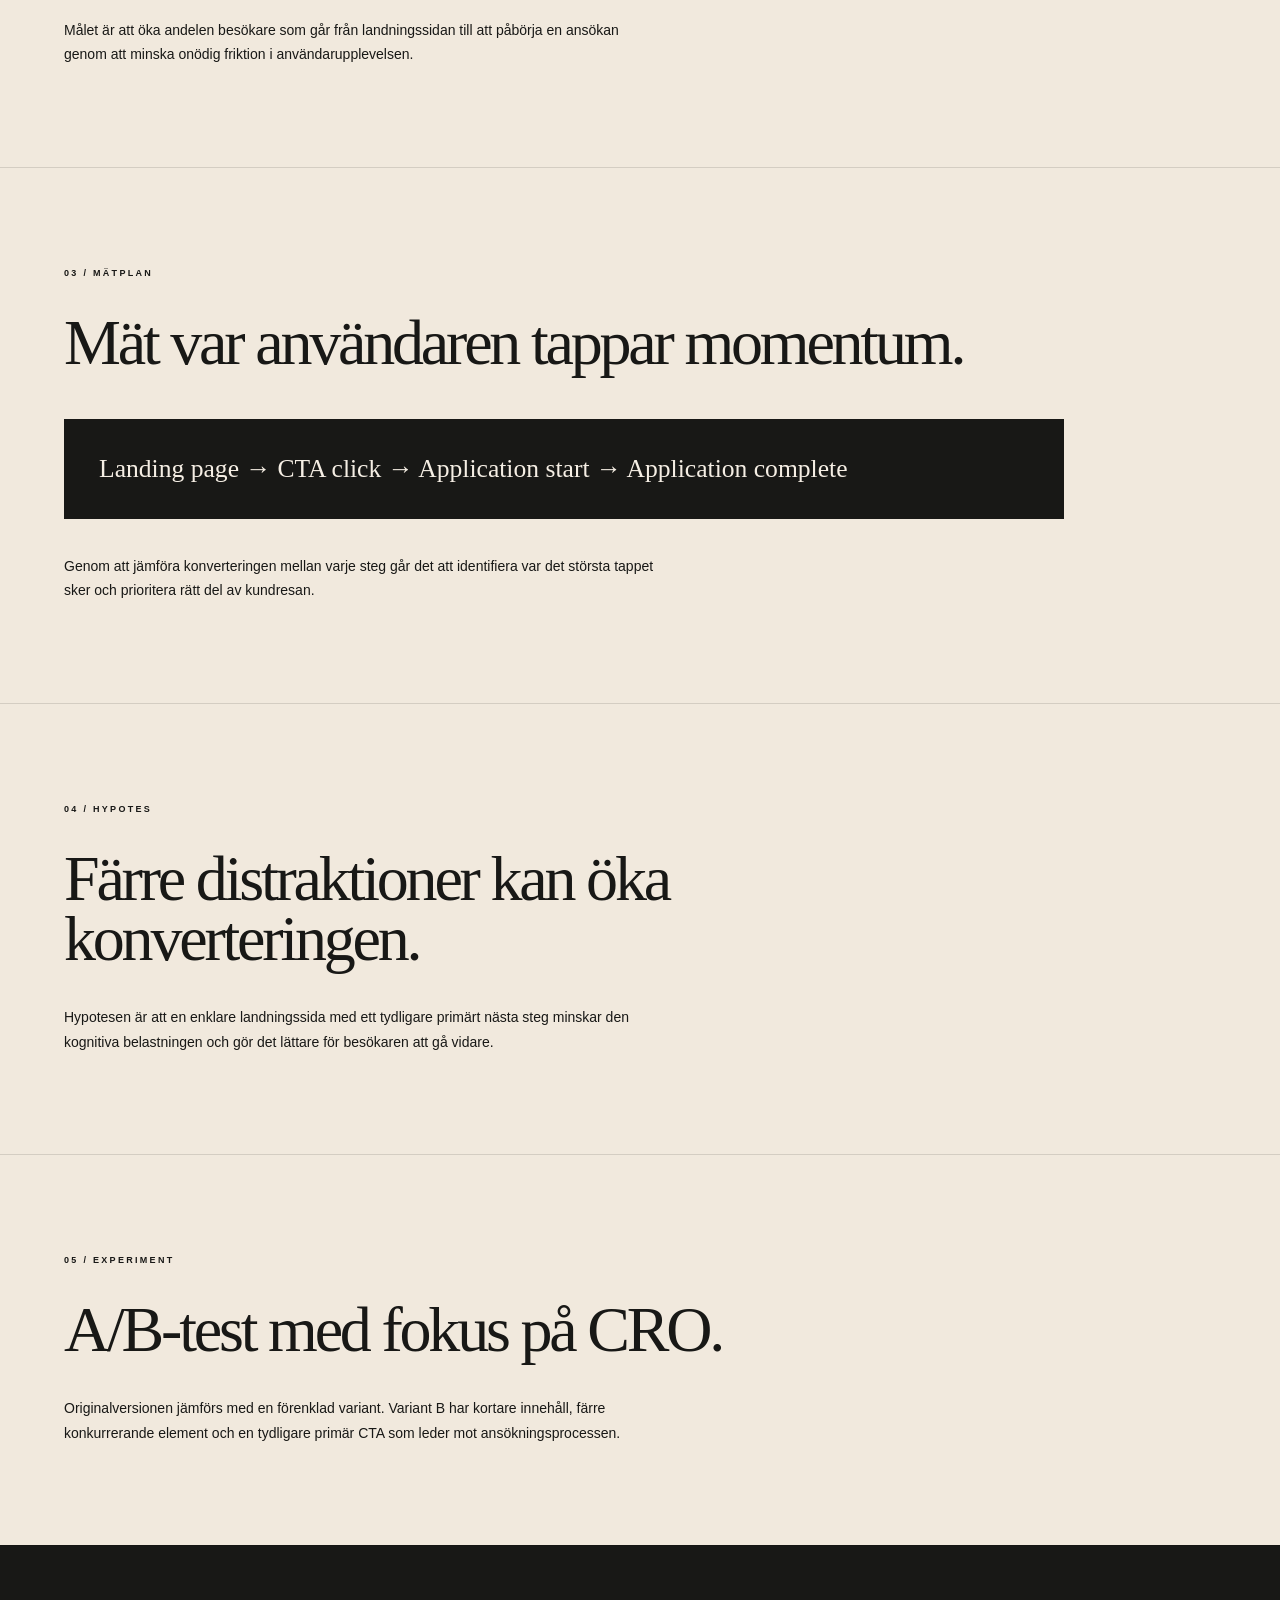
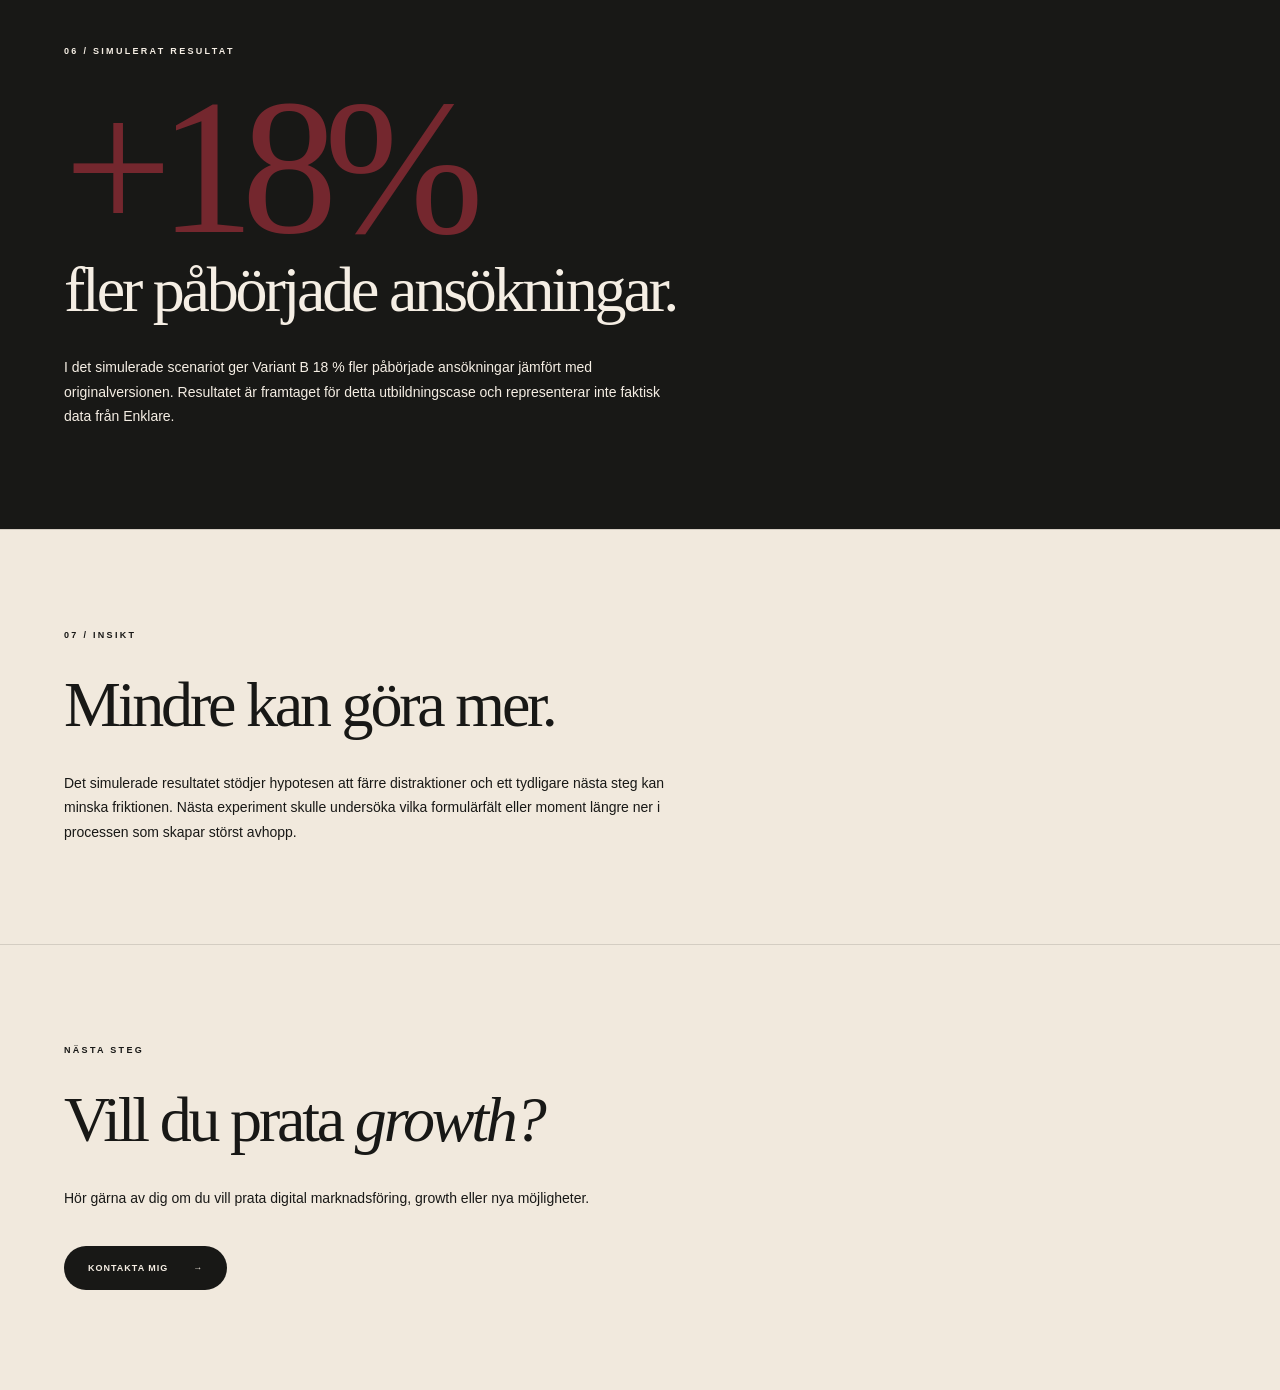
<file: enklare.html>
<!DOCTYPE html>
<html lang="sv">

<head>

<!-- Google Tag Manager -->
<script>(function(w,d,s,l,i){w[l]=w[l]||[];w[l].push({'gtm.start':
new Date().getTime(),event:'gtm.js'});var f=d.getElementsByTagName(s)[0],
j=d.createElement(s),dl=l!='dataLayer'?'&l='+l:'';j.async=true;j.src=
'https://www.googletagmanager.com/gtm.js?id='+i+dl;f.parentNode.insertBefore(j,f);
})(window,document,'script','dataLayer','GTM-TJPQP27H');</script>
<!-- End Google Tag Manager -->


    <meta charset="UTF-8">
    <meta name="viewport" content="width=device-width, initial-scale=1.0">
    <title>Enklare Case — Sebastian Lundberg</title>
    <link rel="stylesheet" href="style.css">
</head>

<body>

<!-- Google Tag Manager (noscript) -->
<noscript><iframe src="https://www.googletagmanager.com/ns.html?id=GTM-TJPQP27H"
height="0" width="0" style="display:none;visibility:hidden"></iframe></noscript>
<!-- End Google Tag Manager (noscript) -->       

    <header class="header">

        <a href="index.html" class="logo">
            <span class="logo-text">SL</span>
        </a>

        <nav class="nav">
            <a href="index.html#case">Tillbaka till case</a>
        </nav>

        <a href="index.html#kontakt" class="top-button">
            Kontakt <span>→</span>
        </a>

    </header>


    <main class="case-study">

        <!-- HERO -->

        <section class="case-study-hero">

            <p class="small-title">
                SIMULERAT PORTFOLIO-CASE / B2C / PRIVATLÅN / CRO
            </p>

            <h1>
                Enklare.<br>
                <em>Mindre friktion. Fler nästa steg.</em>
            </h1>

            <p class="case-intro">
                Ett simulerat Growth Marketing-case med fokus på CRO,
                där målet är att förenkla vägen från intresse till
                påbörjad låneansökan.
            </p>

        </section>


        <!-- PROBLEM -->

        <section class="case-study-section">

            <span class="case-number">01 / PROBLEM</span>

            <h2>
                Intresse finns — men processen skapar friktion.
            </h2>

            <p>
                Besökare kan visa tydlig intention genom att läsa om
                privatlån och jämföra alternativ, men ändå lämna innan
                de påbörjar en ansökan. I detta simulerade scenario
                undersöks om för många val och otydliga nästa steg
                bidrar till avhopp.
            </p>

        </section>


        <!-- GOAL -->

        <section class="case-study-section">

            <span class="case-number">02 / MÅL</span>

            <h2>
                Göra nästa steg enklare att ta.
            </h2>

            <p>
                Målet är att öka andelen besökare som går från
                landningssidan till att påbörja en ansökan genom
                att minska onödig friktion i användarupplevelsen.
            </p>

        </section>


        <!-- MEASUREMENT -->

        <section class="case-study-section">

            <span class="case-number">03 / MÄTPLAN</span>

            <h2>
                Mät var användaren tappar momentum.
            </h2>

            <div class="case-funnel">
                Landing page → CTA click → Application start → Application complete
            </div>

            <p>
                Genom att jämföra konverteringen mellan varje steg
                går det att identifiera var det största tappet sker
                och prioritera rätt del av kundresan.
            </p>

        </section>


        <!-- HYPOTHESIS -->

        <section class="case-study-section">

            <span class="case-number">04 / HYPOTES</span>

            <h2>
                Färre distraktioner kan öka konverteringen.
            </h2>

            <p>
                Hypotesen är att en enklare landningssida med ett
                tydligare primärt nästa steg minskar den kognitiva
                belastningen och gör det lättare för besökaren att
                gå vidare.
            </p>

        </section>


        <!-- EXPERIMENT -->

        <section class="case-study-section">

            <span class="case-number">05 / EXPERIMENT</span>

            <h2>
                A/B-test med fokus på CRO.
            </h2>

            <p>
                Originalversionen jämförs med en förenklad variant.
                Variant B har kortare innehåll, färre konkurrerande
                element och en tydligare primär CTA som leder mot
                ansökningsprocessen.
            </p>

        </section>


        <!-- RESULT -->

        <section class="case-study-section result-section">

            <span class="case-number">
                06 / SIMULERAT RESULTAT
            </span>

            <div class="case-result">
                +18%
            </div>

            <h2>
                fler påbörjade ansökningar.
            </h2>

            <p>
                I det simulerade scenariot ger Variant B 18 % fler
                påbörjade ansökningar jämfört med originalversionen.
                Resultatet är framtaget för detta utbildningscase och
                representerar inte faktisk data från Enklare.
            </p>

        </section>


        <!-- INSIGHT -->

        <section class="case-study-section">

            <span class="case-number">07 / INSIKT</span>

            <h2>
                Mindre kan göra mer.
            </h2>

            <p>
                Det simulerade resultatet stödjer hypotesen att färre
                distraktioner och ett tydligare nästa steg kan minska
                friktionen. Nästa experiment skulle undersöka vilka
                formulärfält eller moment längre ner i processen som
                skapar störst avhopp.
            </p>

        </section>


        <!-- CONTACT -->

        <section class="case-study-section case-end">

    <span class="case-number">NÄSTA STEG</span>

    <h2>
        Vill du prata
        <em>growth?</em>
    </h2>

    <p>
        Hör gärna av dig om du vill prata digital marknadsföring,
        growth eller nya möjligheter.
    </p>

    <a href="index.html#kontakt" class="main-button">
        Kontakta mig <span>→</span>
    </a>

</section>

    </main>

</body>
</html>
</file>
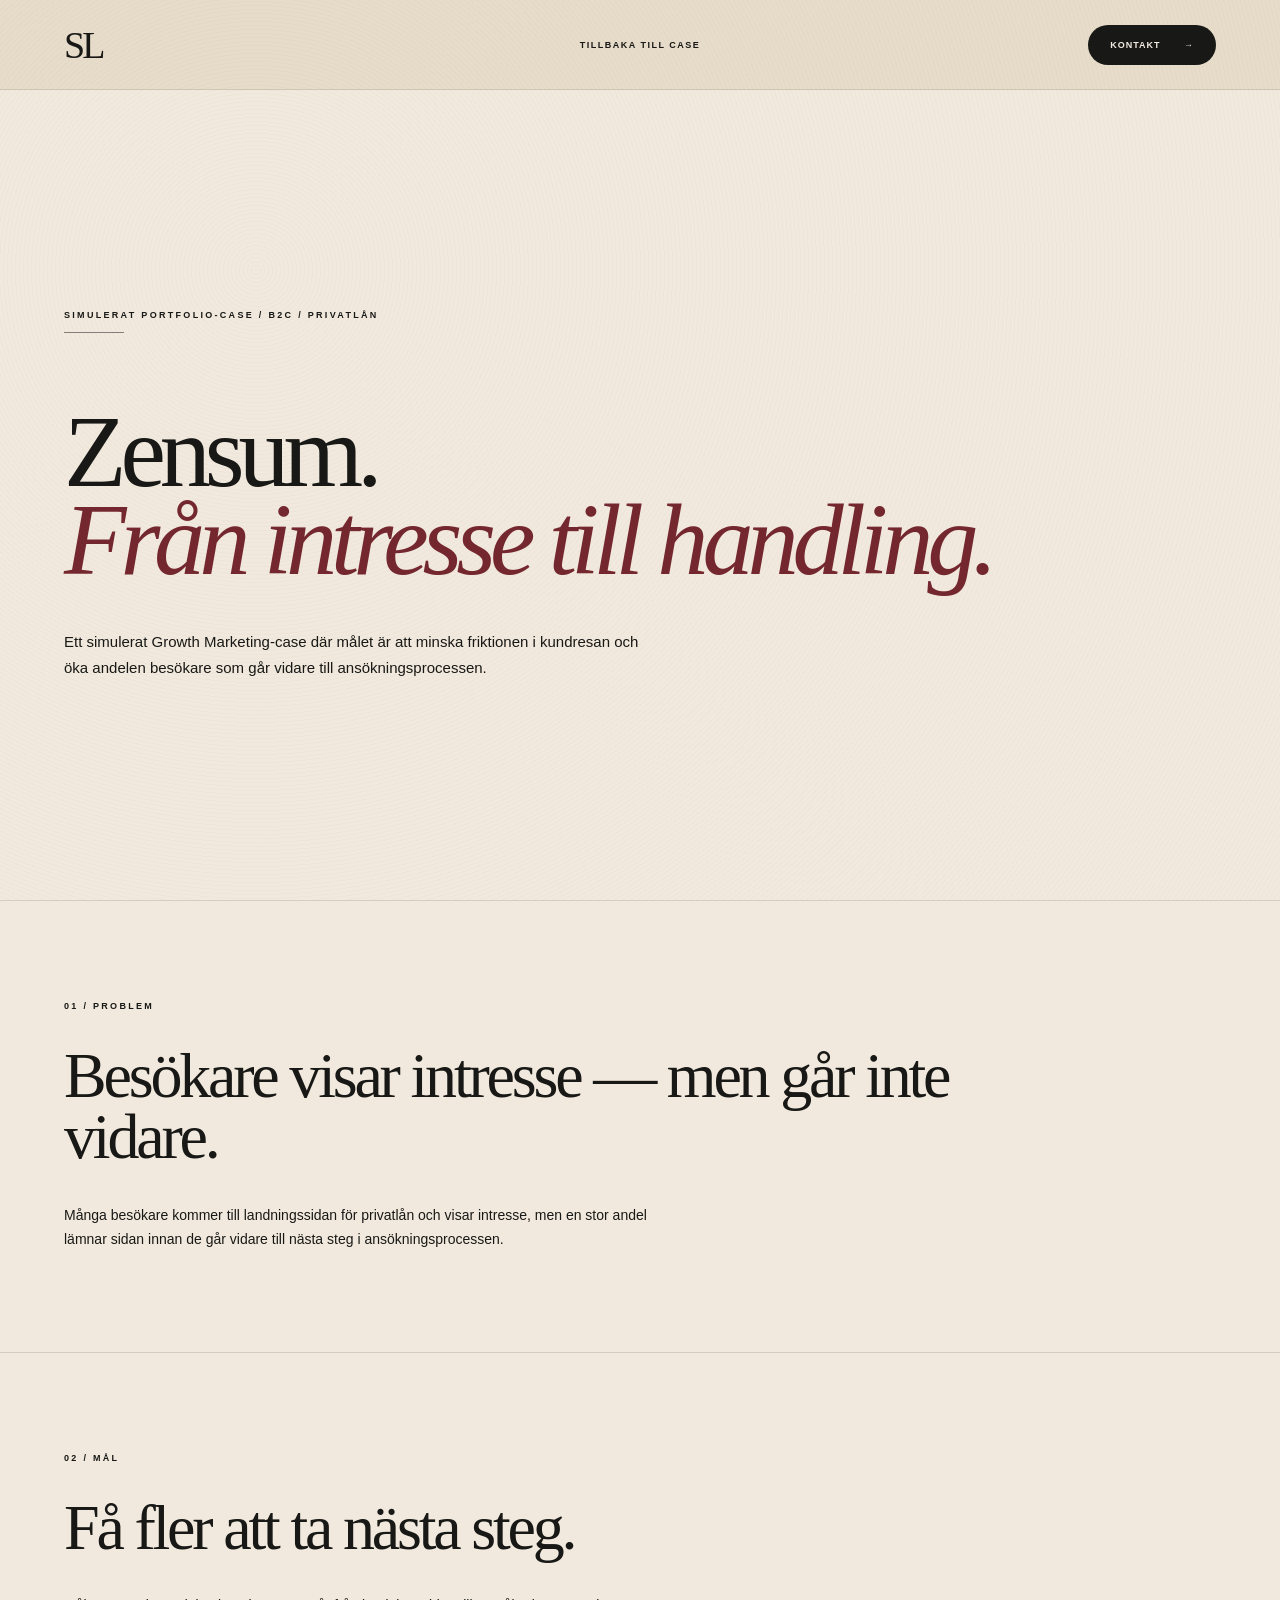
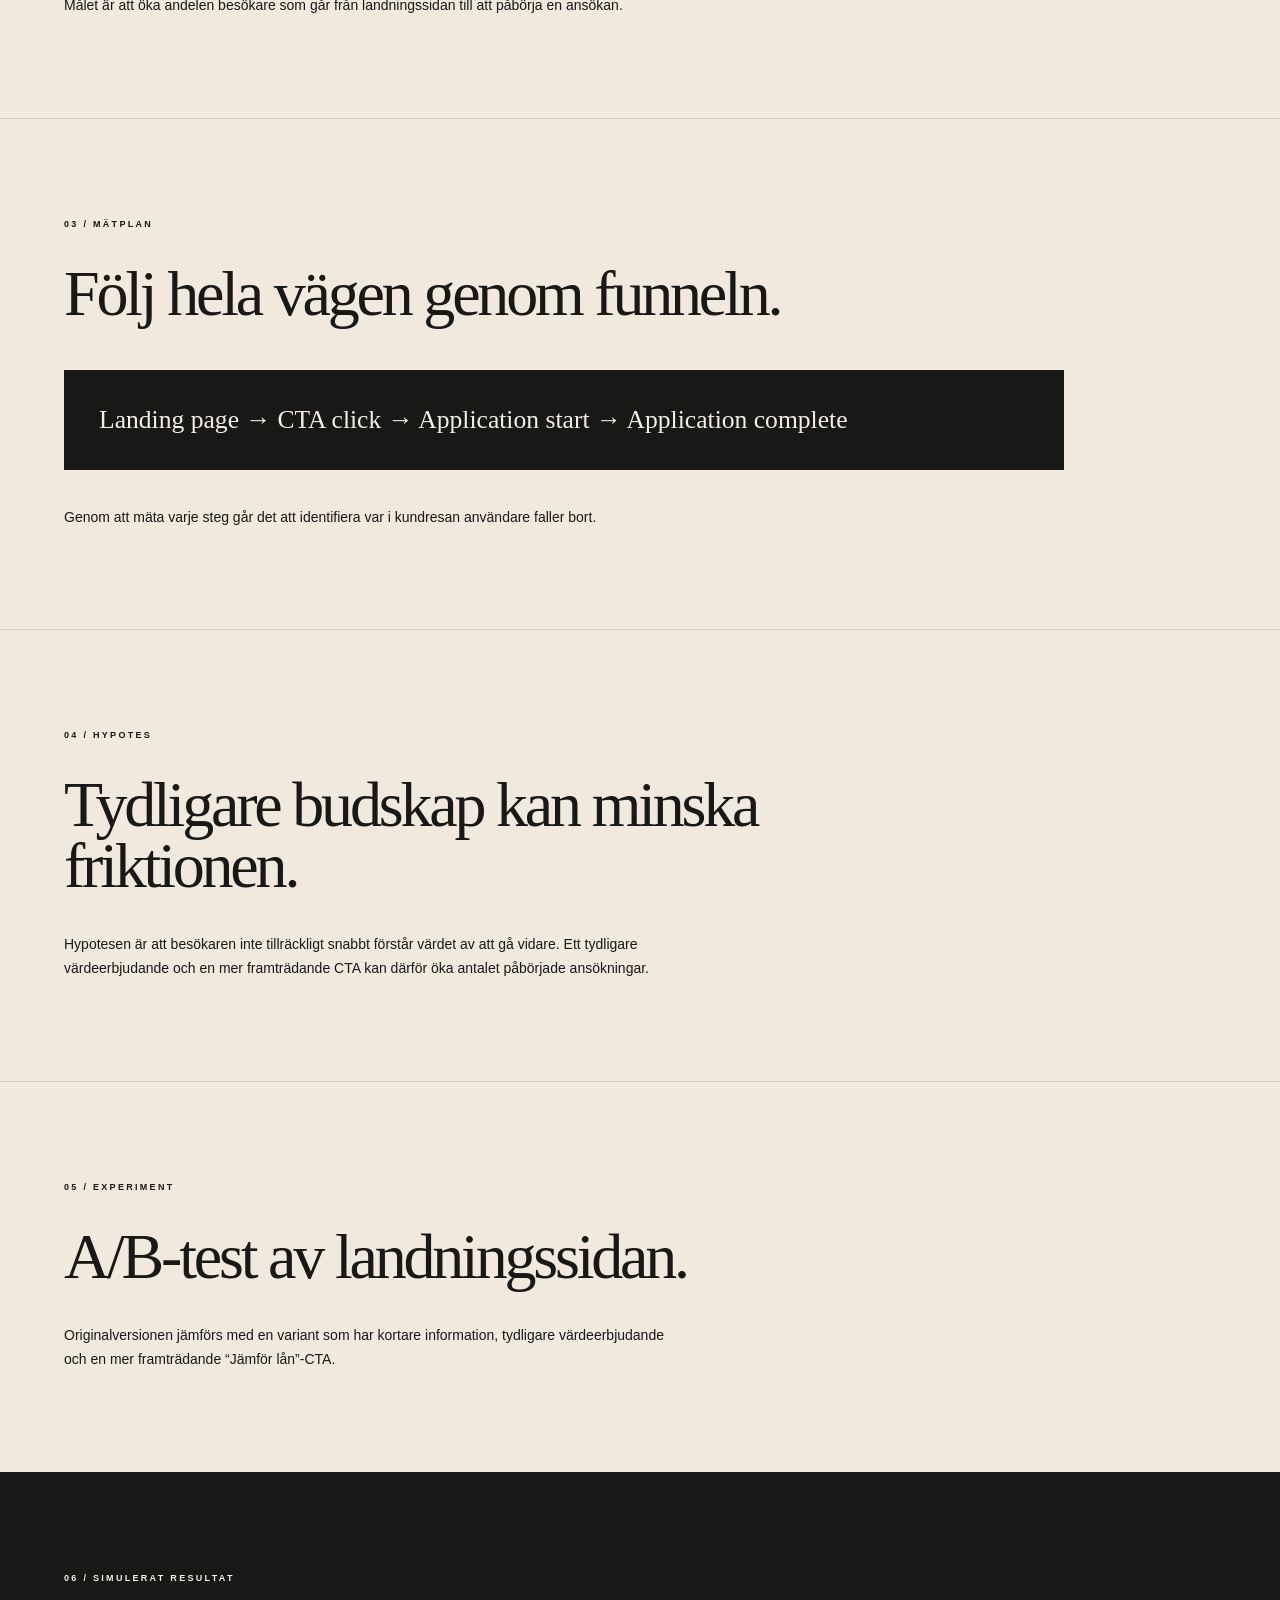
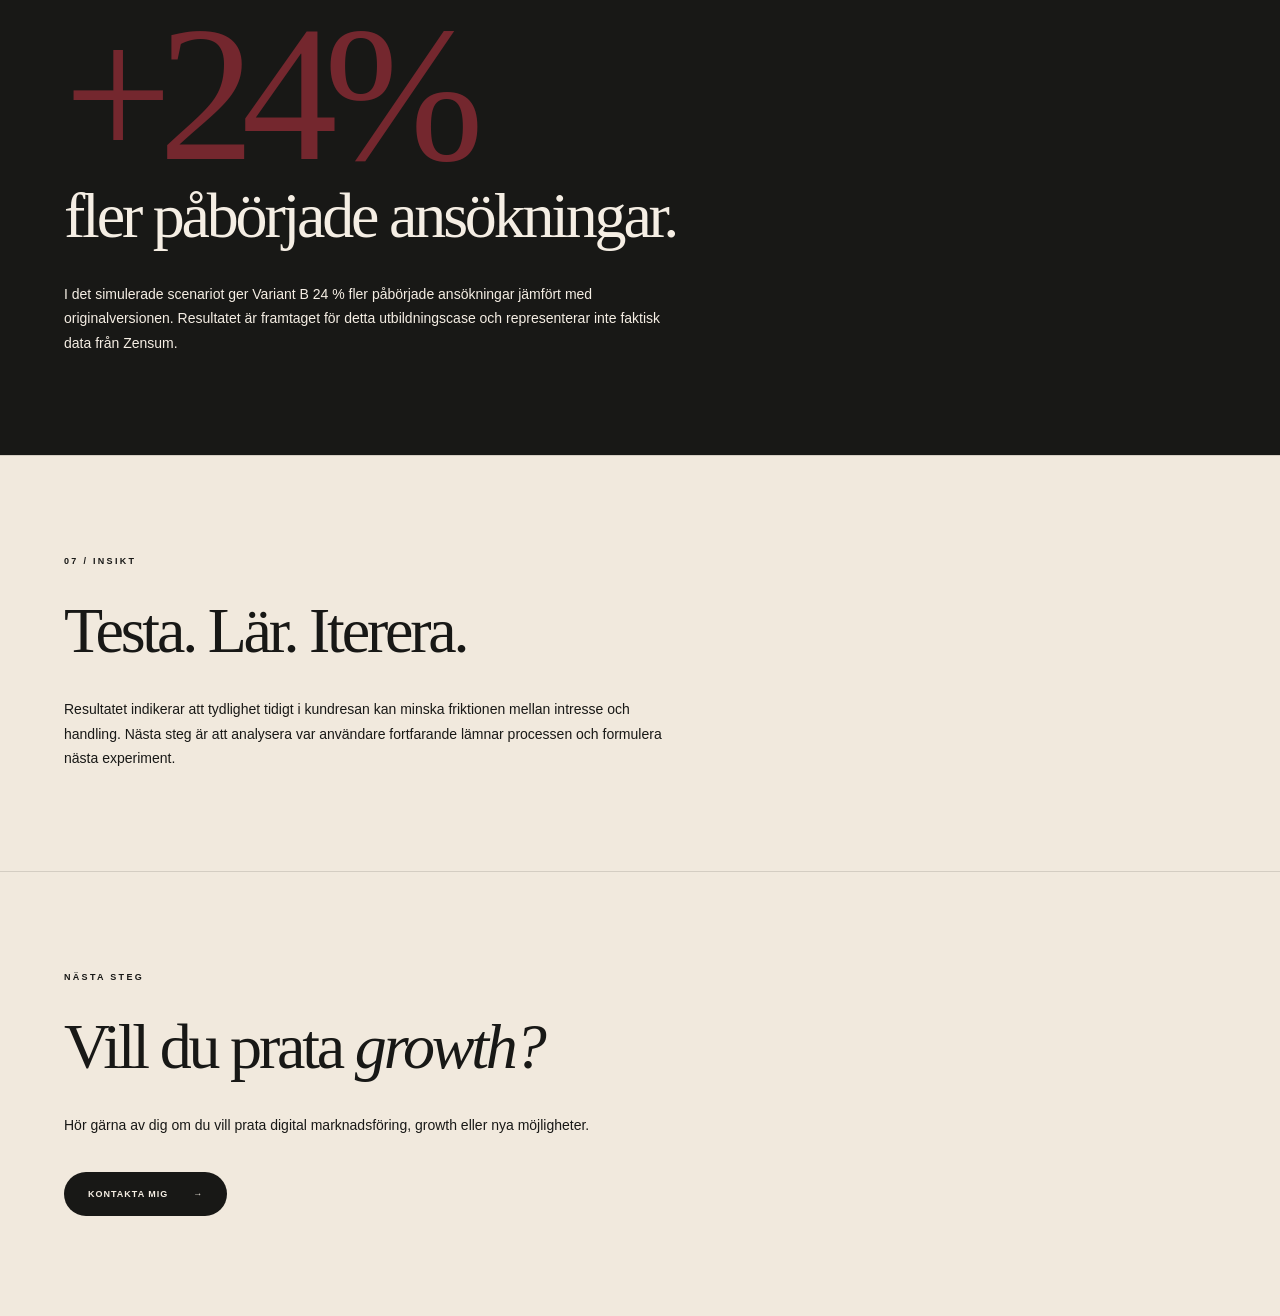
<file: zensum.html>
<!DOCTYPE html>
<html lang="sv">

<head>

<!-- Google Tag Manager -->
<script>(function(w,d,s,l,i){w[l]=w[l]||[];w[l].push({'gtm.start':
new Date().getTime(),event:'gtm.js'});var f=d.getElementsByTagName(s)[0],
j=d.createElement(s),dl=l!='dataLayer'?'&l='+l:'';j.async=true;j.src=
'https://www.googletagmanager.com/gtm.js?id='+i+dl;f.parentNode.insertBefore(j,f);
})(window,document,'script','dataLayer','GTM-TJPQP27H');</script>
<!-- End Google Tag Manager -->

    <meta charset="UTF-8">
    <meta name="viewport" content="width=device-width, initial-scale=1.0">

    <title>Zensum Case — Sebastian Lundberg</title>

    <link rel="stylesheet" href="style.css">
</head>

<body>

<!-- Google Tag Manager (noscript) -->
<noscript><iframe src="https://www.googletagmanager.com/ns.html?id=GTM-TJPQP27H"
height="0" width="0" style="display:none;visibility:hidden"></iframe></noscript>
<!-- End Google Tag Manager (noscript) -->      

    <header class="header">

        <a href="index.html" class="logo">
            <span class="logo-text">SL</span>
        </a>

        <nav class="nav">
            <a href="index.html#case">Tillbaka till case</a>
        </nav>

        <a href="index.html#kontakt" class="top-button">
            Kontakt <span>→</span>
        </a>

    </header>


    <main class="case-study">

        <section class="case-study-hero">

            <p class="small-title">SIMULERAT PORTFOLIO-CASE / B2C / PRIVATLÅN</p>

            <h1>
                Zensum.<br>
                <em>Från intresse till handling.</em>
            </h1>

            <p class="case-intro">
                Ett simulerat Growth Marketing-case där målet är att
                minska friktionen i kundresan och öka andelen besökare
                som går vidare till ansökningsprocessen.
            </p>

        </section>


        <section class="case-study-section">

            <span class="case-number">01 / PROBLEM</span>

            <h2>Besökare visar intresse — men går inte vidare.</h2>

            <p>
                Många besökare kommer till landningssidan för privatlån
                och visar intresse, men en stor andel lämnar sidan innan
                de går vidare till nästa steg i ansökningsprocessen.
            </p>

        </section>


        <section class="case-study-section">

            <span class="case-number">02 / MÅL</span>

            <h2>Få fler att ta nästa steg.</h2>

            <p>
                Målet är att öka andelen besökare som går från
                landningssidan till att påbörja en ansökan.
            </p>

        </section>


        <section class="case-study-section">

            <span class="case-number">03 / MÄTPLAN</span>

            <h2>Följ hela vägen genom funneln.</h2>

            <div class="case-funnel">
                Landing page → CTA click → Application start → Application complete
            </div>

            <p>
                Genom att mäta varje steg går det att identifiera
                var i kundresan användare faller bort.
            </p>

        </section>


        <section class="case-study-section">

            <span class="case-number">04 / HYPOTES</span>

            <h2>Tydligare budskap kan minska friktionen.</h2>

            <p>
                Hypotesen är att besökaren inte tillräckligt snabbt
                förstår värdet av att gå vidare. Ett tydligare
                värdeerbjudande och en mer framträdande CTA kan därför
                öka antalet påbörjade ansökningar.
            </p>

        </section>


        <section class="case-study-section">

            <span class="case-number">05 / EXPERIMENT</span>

            <h2>A/B-test av landningssidan.</h2>

            <p>
                Originalversionen jämförs med en variant som har
                kortare information, tydligare värdeerbjudande och
                en mer framträdande “Jämför lån”-CTA.
            </p>

        </section>


        <section class="case-study-section result-section">

            <span class="case-number">06 / SIMULERAT RESULTAT</span>

            <div class="case-result">
                +24%
            </div>

            <h2>fler påbörjade ansökningar.</h2>

            <p>
                I det simulerade scenariot ger Variant B 24 % fler
                påbörjade ansökningar jämfört med originalversionen.
                Resultatet är framtaget för detta utbildningscase och
                representerar inte faktisk data från Zensum.
            </p>

        </section>


        <section class="case-study-section">

            <span class="case-number">07 / INSIKT</span>

            <h2>Testa. Lär. Iterera.</h2>

            <p>
                Resultatet indikerar att tydlighet tidigt i kundresan
                kan minska friktionen mellan intresse och handling.
                Nästa steg är att analysera var användare fortfarande
                lämnar processen och formulera nästa experiment.
            </p>

        </section>

        <section class="case-study-section case-end">

    <span class="case-number">NÄSTA STEG</span>

    <h2>
        Vill du prata
        <em>growth?</em>
    </h2>

    <p>
        Hör gärna av dig om du vill prata digital marknadsföring,
        growth eller nya möjligheter.
    </p>

    <a href="index.html#kontakt" class="main-button">
        Kontakta mig <span>→</span>
    </a>

</section>

    </main>

</body>
</html>
</file>
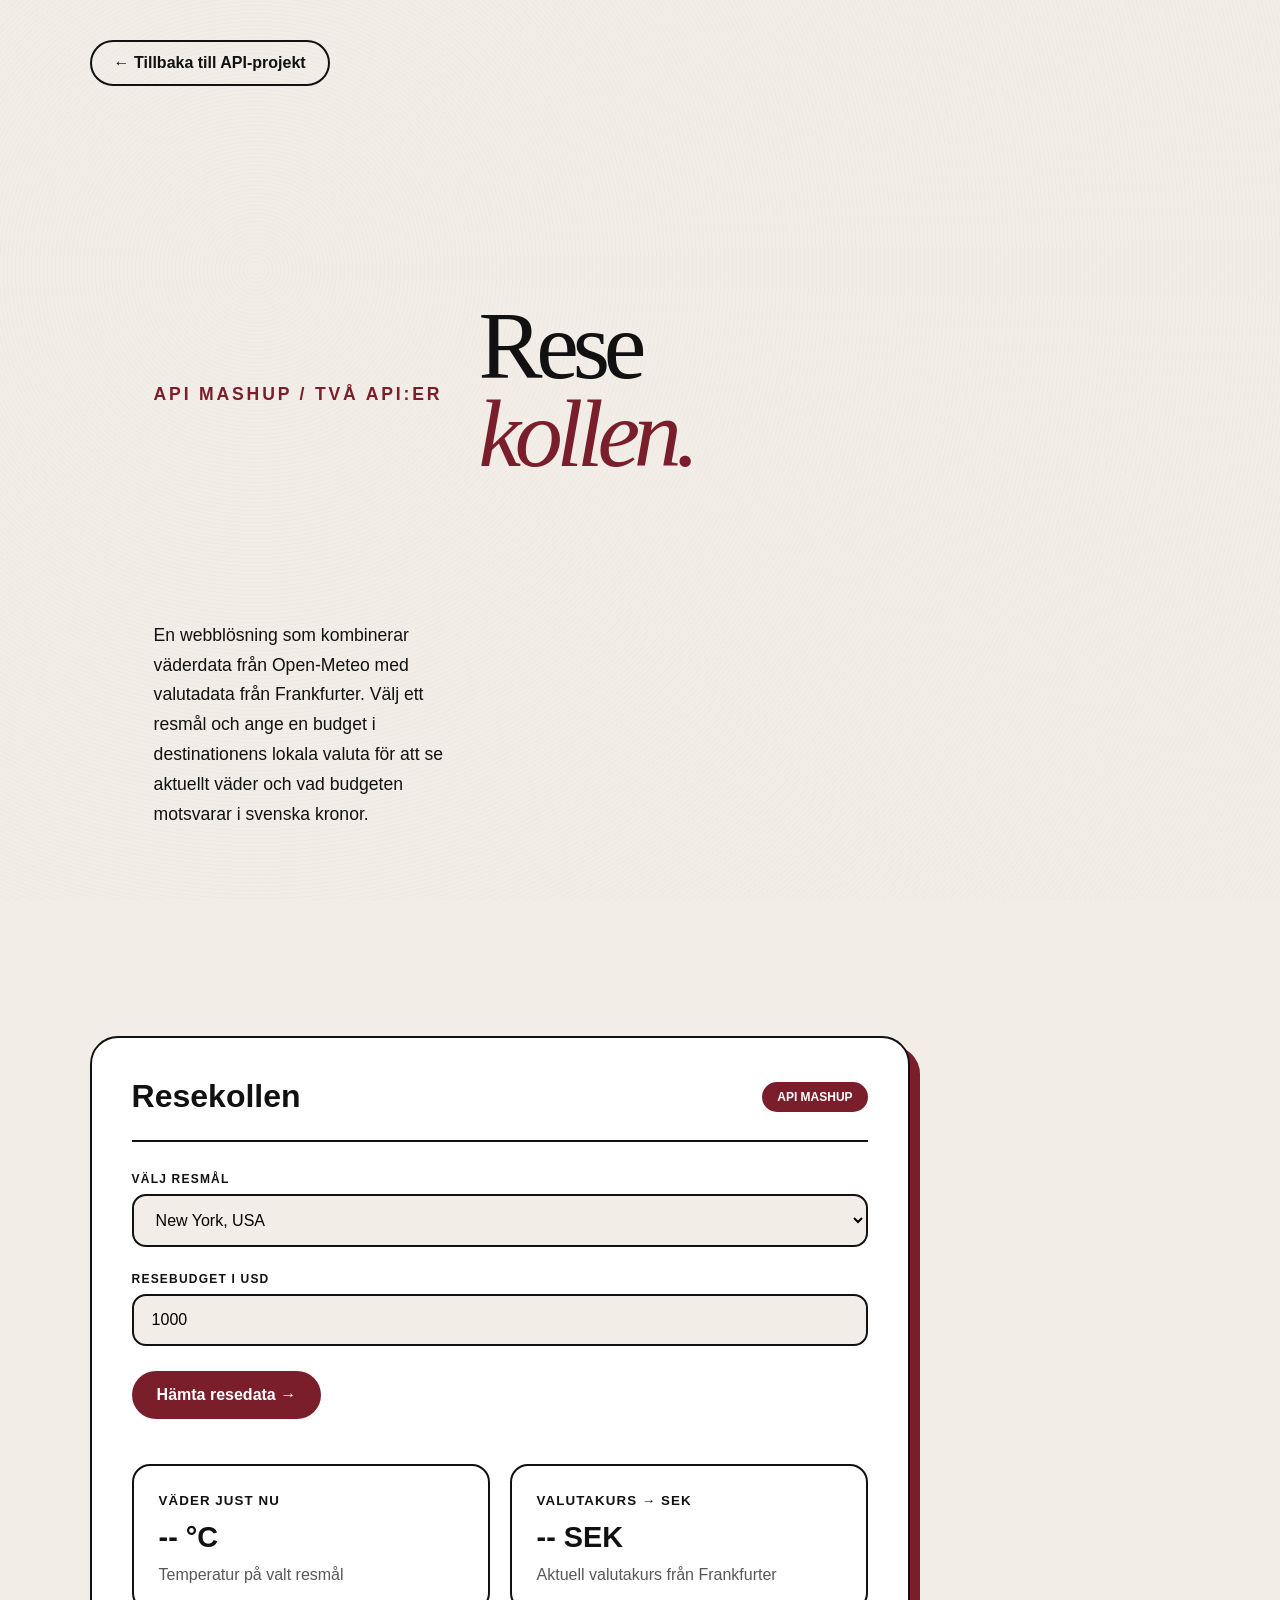
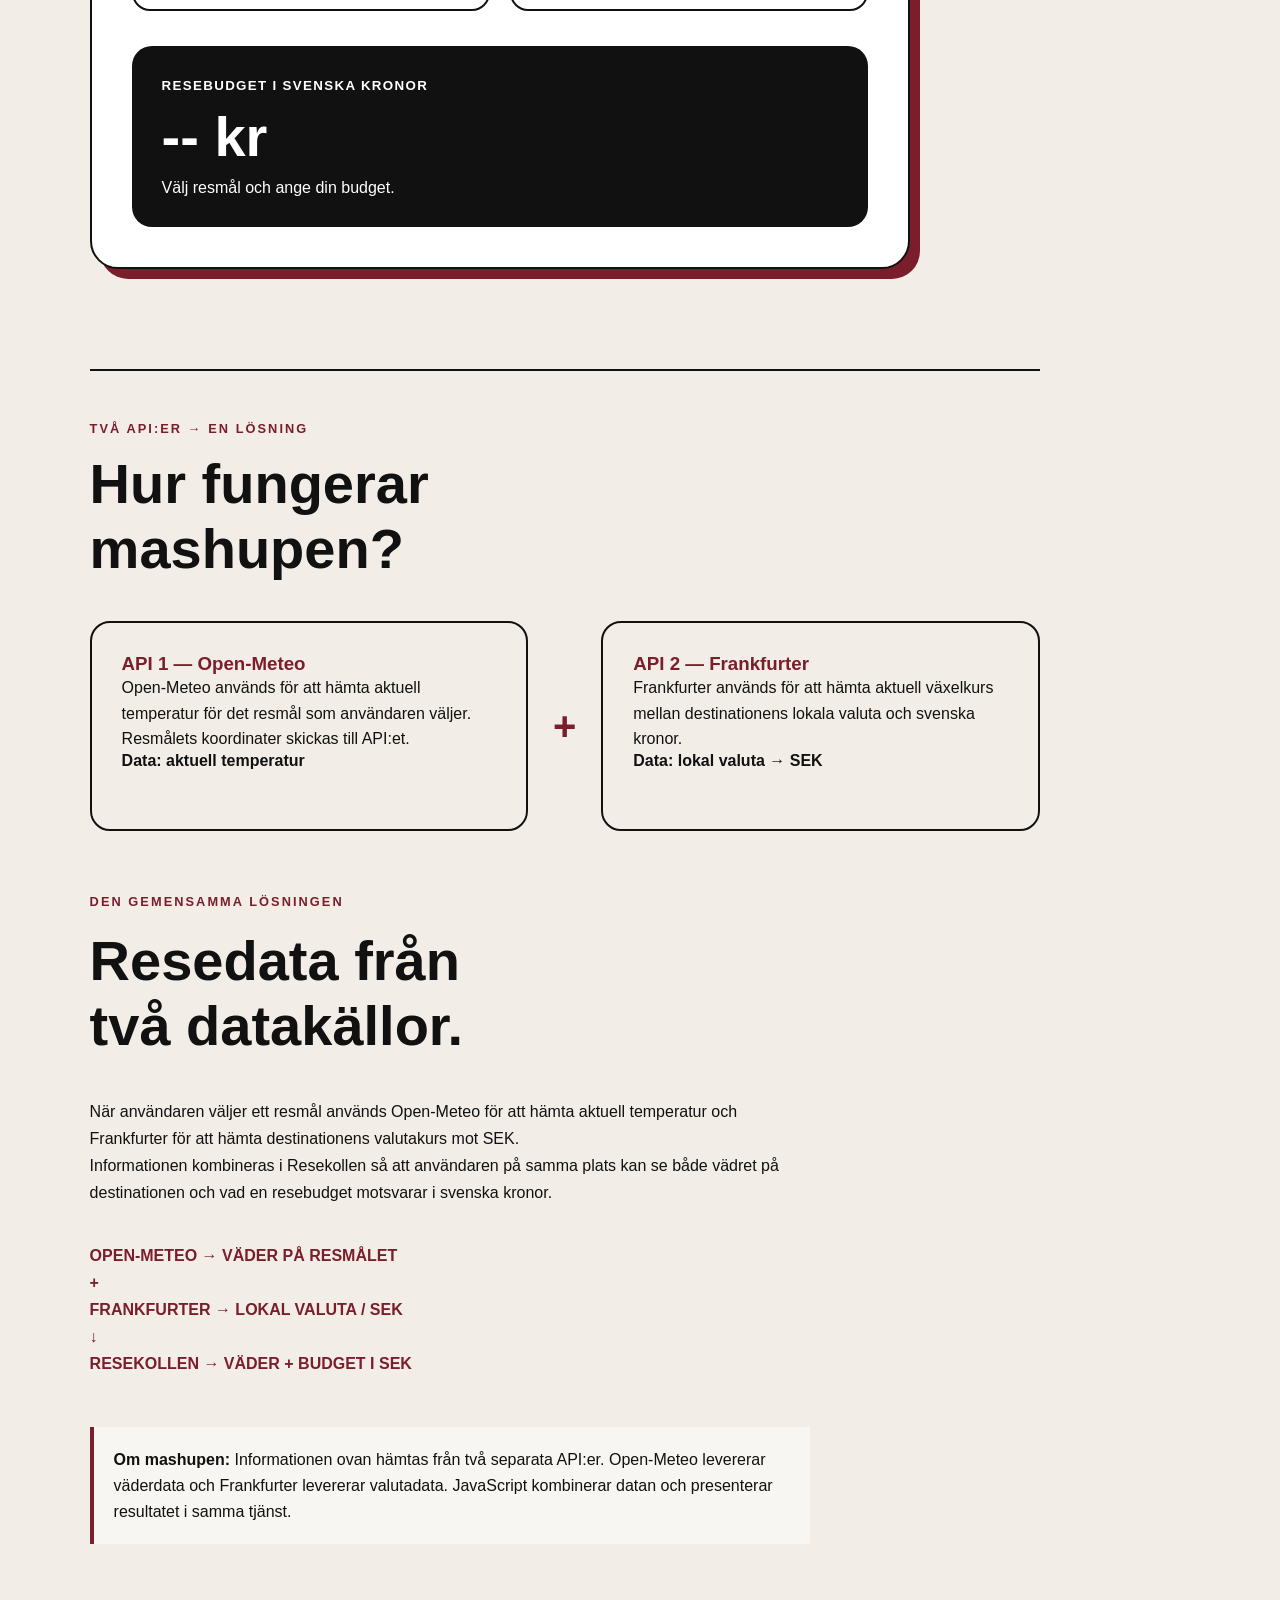
<file: api/investment.html>
<!DOCTYPE html>
<html lang="sv">

<head>
    <!-- Google Tag Manager -->
    <script>
        (function(w,d,s,l,i){
            w[l]=w[l]||[];
            w[l].push({'gtm.start': new Date().getTime(),event:'gtm.js'});
            var f=d.getElementsByTagName(s)[0],
            j=d.createElement(s),
            dl=l!='dataLayer'?'&l='+l:'';
            j.async=true;
            j.src='https://www.googletagmanager.com/gtm.js?id='+i+dl;
            f.parentNode.insertBefore(j,f);
        })(window,document,'script','dataLayer','GTM-TJPQP27H');
    </script>
    <!-- End Google Tag Manager -->

    <meta charset="UTF-8">
    <meta name="viewport" content="width=device-width, initial-scale=1.0">

    <title>Investment Dashboard | Sebastian Lundberg</title>

    <link rel="stylesheet" href="../style.css">

    <style>
        .investment-page {
            min-height: 100vh;
            padding: 40px 7% 100px;
            background: #f2eee7;
            color: #111;
        }

        .back-button {
            display: inline-flex;
            align-items: center;
            gap: 10px;
            padding: 12px 22px;
            border: 2px solid #111;
            border-radius: 100px;
            color: #111;
            text-decoration: none;
            font-weight: 700;
            margin-bottom: 70px;
        }

        .back-button:hover {
            background: #111;
            color: #fff;
        }

        .label {
            color: #7b1e2b;
            font-size: 0.8rem;
            font-weight: 700;
            letter-spacing: 0.16em;
            text-transform: uppercase;
        }

        .hero {
            max-width: 850px;
            margin-bottom: 70px;
        }

        .hero h1 {
            font-size: clamp(3rem, 8vw, 6rem);
            line-height: 0.92;
            margin: 20px 0 30px;
        }

        .hero h1 em {
            color: #7b1e2b;
            font-weight: inherit;
        }

        .hero p {
            max-width: 680px;
            font-size: 1.1rem;
            line-height: 1.7;
        }

        /* PAPER PROTOTYPE */

        .prototype {
            max-width: 820px;
            background: #fff;
            border: 2px solid #111;
            border-radius: 28px;
            padding: 40px;
            box-shadow: 10px 10px 0 #7b1e2b;
            margin-bottom: 100px;
        }

        .prototype-header {
            display: flex;
            justify-content: space-between;
            align-items: center;
            gap: 20px;
            border-bottom: 2px solid #111;
            padding-bottom: 25px;
            margin-bottom: 30px;
        }

        .prototype-header h2 {
            margin: 0;
            font-size: 2rem;
        }

        .prototype-badge {
            background: #7b1e2b;
            color: #fff;
            padding: 8px 15px;
            border-radius: 100px;
            font-size: 0.75rem;
            font-weight: 700;
        }

        .fake-field {
            margin-bottom: 25px;
        }

        .fake-field span {
            display: block;
            margin-bottom: 8px;
            font-size: 0.75rem;
            font-weight: 700;
            letter-spacing: 0.1em;
        }

        .fake-input {
            padding: 15px 18px;
            border: 2px solid #111;
            border-radius: 14px;
            background: #f2eee7;
            font-weight: 700;
        }

        .data-grid {
            display: grid;
            grid-template-columns: 1fr 1fr;
            gap: 20px;
            margin: 35px 0;
        }

        .data-card {
            border: 2px solid #111;
            border-radius: 18px;
            padding: 25px;
        }

        .data-card small {
            font-weight: 700;
            letter-spacing: 0.08em;
        }

        .data-card strong {
            display: block;
            margin: 12px 0;
            font-size: 1.8rem;
        }

        .data-card p {
            margin-bottom: 0;
            opacity: 0.7;
        }

        .result {
            padding: 30px;
            border-radius: 20px;
            background: #111;
            color: #fff;
        }

        .result small {
            font-weight: 700;
            letter-spacing: 0.1em;
        }

        .result strong {
            display: block;
            margin: 10px 0;
            font-size: clamp(2rem, 6vw, 3.5rem);
        }

        .result p {
            margin-bottom: 0;
        }

        /* EXPLANATION */

        .explanation {
            max-width: 950px;
            border-top: 2px solid #111;
            padding-top: 50px;
        }

        .explanation h2 {
            font-size: clamp(2rem, 5vw, 3.5rem);
            margin: 15px 0 40px;
        }

        .api-grid {
            display: grid;
            grid-template-columns: 1fr auto 1fr;
            gap: 25px;
            align-items: center;
            margin-bottom: 60px;
        }

        .api-card {
            min-height: 210px;
            border: 2px solid #111;
            border-radius: 20px;
            padding: 30px;
        }

        .api-card h3 {
            margin-top: 0;
            color: #7b1e2b;
        }

        .api-card p {
            line-height: 1.6;
        }

        .plus {
            font-size: 2.5rem;
            font-weight: 700;
            color: #7b1e2b;
        }

        .solution {
            max-width: 720px;
        }

        .solution p {
            line-height: 1.7;
        }

        .flow {
            margin-top: 35px;
            color: #7b1e2b;
            font-weight: 700;
            line-height: 1.8;
        }

        .note {
            margin-top: 50px;
            padding: 20px;
            border-left: 4px solid #7b1e2b;
            background: rgba(255,255,255,0.45);
            max-width: 720px;
            line-height: 1.6;
        }

        @media (max-width: 750px) {
            .investment-page {
                padding: 25px;
            }

            .prototype {
                padding: 25px;
            }

            .data-grid {
                grid-template-columns: 1fr;
            }

            .api-grid {
                grid-template-columns: 1fr;
            }

            .plus {
                text-align: center;
            }

            .prototype-header {
                flex-direction: column;
                align-items: flex-start;
            }
        }

        .fake-field label {
    display: block;
    margin-bottom: 8px;
    font-size: 0.75rem;
    font-weight: 700;
    letter-spacing: 0.1em;
}

.fake-field select,
.fake-field input {
    width: 100%;
    box-sizing: border-box;
    font: inherit;
}

#calculate-button {
    border: none;
    border-radius: 100px;
    padding: 15px 25px;
    background: #7b1e2b;
    color: #fff;
    font: inherit;
    font-weight: 700;
    cursor: pointer;
    margin-bottom: 10px;
    transition: 0.2s ease;
}

#calculate-button:hover {
    background: #111;
    transform: translateY(-2px);
}

    </style>
</head>

<body>

    <!-- Google Tag Manager (noscript) -->
    <noscript>
        <iframe
            src="https://www.googletagmanager.com/ns.html?id=GTM-TJPQP27H"
            height="0"
            width="0"
            style="display:none;visibility:hidden">
        </iframe>
    </noscript>
    <!-- End Google Tag Manager -->

    <main class="investment-page">

        <a href="index.html" class="back-button">
            ← Tillbaka till API-projekt
        </a>

        <!-- HERO -->
        <section class="hero">

            <p class="label">
                API MASHUP / TVÅ API:ER
            </p>

            <h1>
                Rese
                <br>
                <em>kollen.</em>
            </h1>

            <p>
                En webblösning som kombinerar väderdata från Open-Meteo
                med valutadata från Frankfurter. Välj ett resmål och ange
                en budget i destinationens lokala valuta för att se aktuellt
                väder och vad budgeten motsvarar i svenska kronor.
            </p>

        </section>


        <!-- RESEKOLLEN -->
        <section class="prototype">

            <div class="prototype-header">

                <h2>Resekollen</h2>

                <span class="prototype-badge">
                    API MASHUP
                </span>

            </div>


            <!-- RESMÅL -->
            <div class="fake-field">

                <label for="destination">
                    VÄLJ RESMÅL
                </label>

                <select id="destination" class="fake-input">
                    <option value="new-york">New York, USA</option>
                    <option value="london">London, Storbritannien</option>
                    <option value="tokyo">Tokyo, Japan</option>
                    <option value="paris">Paris, Frankrike</option>
                </select>

            </div>


            <!-- BUDGET -->
            <div class="fake-field">

                <label for="budget" id="budget-label">
                    RESEBUDGET I USD
                </label>

                <input
                    type="number"
                    id="budget"
                    class="fake-input"
                    value="1000"
                    min="1"
                >

            </div>


            <button id="calculate-button">
                Hämta resedata →
            </button>


            <!-- API RESULTAT -->
            <div class="data-grid">

                <!-- OPEN METEO -->
                <div class="data-card">

                    <small>VÄDER JUST NU</small>

                    <strong id="temperature">
                        -- °C
                    </strong>

                    <p id="weather-city">
                        Temperatur på valt resmål
                    </p>

                </div>


                <!-- FRANKFURTER -->
                <div class="data-card">

                    <small id="currency-title">
                        VALUTAKURS → SEK
                    </small>

                    <strong id="exchange-rate">
                        -- SEK
                    </strong>

                    <p>
                        Aktuell valutakurs från Frankfurter
                    </p>

                </div>

            </div>


            <!-- RESULTAT -->
            <div class="result">

                <small>
                    RESEBUDGET I SVENSKA KRONOR
                </small>

                <strong id="total-value">
                    -- kr
                </strong>

                <p id="calculation-text">
                    Välj resmål och ange din budget.
                </p>

            </div>

        </section>


        <!-- FÖRKLARING -->
        <section class="explanation">

            <p class="label">
                TVÅ API:ER → EN LÖSNING
            </p>

            <h2>
                Hur fungerar
                <br>
                mashupen?
            </h2>


            <div class="api-grid">

                <!-- API 1 -->
                <div class="api-card">

                    <h3>API 1 — Open-Meteo</h3>

                    <p>
                        Open-Meteo används för att hämta aktuell
                        temperatur för det resmål som användaren väljer.
                        Resmålets koordinater skickas till API:et.
                    </p>

                    <strong>
                        Data: aktuell temperatur
                    </strong>

                </div>


                <div class="plus">
                    +
                </div>


                <!-- API 2 -->
                <div class="api-card">

                    <h3>API 2 — Frankfurter</h3>

                    <p>
                        Frankfurter används för att hämta aktuell
                        växelkurs mellan destinationens lokala valuta
                        och svenska kronor.
                    </p>

                    <strong>
                        Data: lokal valuta → SEK
                    </strong>

                </div>

            </div>


            <!-- GEMENSAM LÖSNING -->
            <div class="solution">

                <p class="label">
                    DEN GEMENSAMMA LÖSNINGEN
                </p>

                <h2>
                    Resedata från
                    <br>
                    två datakällor.
                </h2>

                <p>
                    När användaren väljer ett resmål används Open-Meteo
                    för att hämta aktuell temperatur och Frankfurter för
                    att hämta destinationens valutakurs mot SEK.
                </p>

                <p>
                    Informationen kombineras i Resekollen så att
                    användaren på samma plats kan se både vädret på
                    destinationen och vad en resebudget motsvarar i
                    svenska kronor.
                </p>


                <p class="flow">
                    OPEN-METEO → VÄDER PÅ RESMÅLET
                    <br>
                    +
                    <br>
                    FRANKFURTER → LOKAL VALUTA / SEK
                    <br>
                    ↓
                    <br>
                    RESEKOLLEN → VÄDER + BUDGET I SEK
                </p>


                <div class="note">

                    <strong>Om mashupen:</strong>

                    Informationen ovan hämtas från två separata API:er.
                    Open-Meteo levererar väderdata och Frankfurter
                    levererar valutadata. JavaScript kombinerar datan
                    och presenterar resultatet i samma tjänst.

                </div>

            </div>

        </section>

    </main>


    <script>

        // HTML-element
        const button = document.getElementById("calculate-button");
        const destinationSelect = document.getElementById("destination");
        const budgetInput = document.getElementById("budget");


        // Information om våra resmål
        const destinations = {

            "new-york": {
                city: "New York",
                latitude: 40.7128,
                longitude: -74.0060,
                currency: "USD"
            },

            "london": {
                city: "London",
                latitude: 51.5072,
                longitude: -0.1276,
                currency: "GBP"
            },

            "tokyo": {
                city: "Tokyo",
                latitude: 35.6762,
                longitude: 139.6503,
                currency: "JPY"
            },

            "paris": {
                city: "Paris",
                latitude: 48.8566,
                longitude: 2.3522,
                currency: "EUR"
            }

        };


        // Ändra budgetens valuta när resmål ändras
        destinationSelect.addEventListener("change", function () {

            const destination =
                destinations[destinationSelect.value];

            document.getElementById("budget-label").textContent =
                "RESEBUDGET I " + destination.currency;

        });


        // När användaren klickar på knappen
        button.addEventListener("click", async function () {

            try {

                const destination =
                    destinations[destinationSelect.value];

                const city = destination.city;
                const latitude = destination.latitude;
                const longitude = destination.longitude;
                const currency = destination.currency;

                const budget = Number(budgetInput.value);


                // Kontrollera budget
                if (!budget || budget <= 0) {

                    alert("Ange en resebudget större än 0.");

                    return;
                }


                // Visa att data hämtas
                button.textContent = "Hämtar data...";
                button.disabled = true;


                // =========================
                // API 1: OPEN-METEO
                // =========================

                const weatherResponse = await fetch(
                    `https://api.open-meteo.com/v1/forecast?latitude=${latitude}&longitude=${longitude}&current=temperature_2m`
                );

                if (!weatherResponse.ok) {
                    throw new Error("Kunde inte hämta väderdata.");
                }

                const weatherData =
                    await weatherResponse.json();

                const temperature =
                    weatherData.current.temperature_2m;


                // =========================
                // API 2: FRANKFURTER
                // =========================

                const currencyResponse = await fetch(
                    `https://api.frankfurter.dev/v2/rate/${currency.toLowerCase()}/sek`
                );

                if (!currencyResponse.ok) {
                    throw new Error("Kunde inte hämta valutadata.");
                }

                const currencyData =
                    await currencyResponse.json();

                const exchangeRate =
                    Number(currencyData.rate);


                // =========================
                // MASHUP / BERÄKNING
                // =========================

                const totalSEK =
                    budget * exchangeRate;


                // =========================
                // VISA RESULTAT
                // =========================

                document.getElementById("temperature").textContent =
                    temperature.toFixed(1) + " °C";

                document.getElementById("weather-city").textContent =
                    "Aktuell temperatur i " + city;

                document.getElementById("currency-title").textContent =
                    currency + " → SEK";

                document.getElementById("exchange-rate").textContent =
                    exchangeRate.toFixed(4) + " SEK";

                document.getElementById("total-value").textContent =
                    totalSEK.toLocaleString("sv-SE", {
                        maximumFractionDigits: 0
                    }) + " kr";

                document.getElementById("calculation-text").textContent =
                    budget.toLocaleString("sv-SE") +
                    " " +
                    currency +
                    " × " +
                    exchangeRate.toFixed(4) +
                    " = " +
                    totalSEK.toLocaleString("sv-SE", {
                        maximumFractionDigits: 0
                    }) +
                    " SEK";


                // Visa data även i Console
                console.log("Resmål:", city);
                console.log("Temperatur:", temperature);
                console.log(currency + "/SEK:", exchangeRate);
                console.log("Budget:", budget, currency);
                console.log("Budget i SEK:", totalSEK);


                // Eget dataLayer-event
                window.dataLayer = window.dataLayer || [];

                window.dataLayer.push({
                    event: "travel_mashup_calculated",
                    destination: city,
                    currency: currency
                });


            } catch (error) {

                console.error(error);

                alert(
                    "Något gick fel när API-datan hämtades. Försök igen."
                );

            } finally {

                button.textContent = "Hämta resedata →";
                button.disabled = false;

            }

        });

    </script>

</body>
</html>
</file>
<file: style.css>
/* =========================================
   SEBASTIAN LUNDBERG
   PORTFOLIO
========================================= */


/* =========================================
   COLORS
========================================= */

:root {

    --paper: #e9dfcf;

    --paper-light: #f1e9dd;

    --paper-dark: #ddd0bd;

    --black: #181816;

    --soft-black: #302e2a;

    --red: #74272e;

    --dark-red: #582027;

    --white: #f5eee4;

    --padding: clamp(25px, 5vw, 85px);

}


/* =========================================
   RESET
========================================= */

* {
    box-sizing: border-box;
    margin: 0;
    padding: 0;
}


html {
    scroll-behavior: smooth;
}


body {

    background: var(--paper);

    color: var(--black);

    font-family:
        Arial,
        Helvetica,
        sans-serif;

    overflow-x: hidden;

}


/* PAPER TEXTURE */

body::before {

    content: "";

    position: fixed;

    inset: 0;

    pointer-events: none;

    z-index: 999;

    opacity: .18;

    background:

        radial-gradient(
            circle at 20% 30%,
            rgba(255,255,255,.7),
            transparent 25%
        ),

        radial-gradient(
            circle at 80% 70%,
            rgba(70,50,30,.15),
            transparent 30%
        ),

        repeating-linear-gradient(
            12deg,
            transparent 0,
            transparent 8px,
            rgba(20,20,20,.025) 9px,
            transparent 10px
        );

}


a {

    color: inherit;

    text-decoration: none;

}


svg {
    display: block;
}


/* =========================================
   HEADER
========================================= */

.header {

    height: 90px;

    padding:
        0
        var(--padding);

    display: grid;

    grid-template-columns:
        1fr
        auto
        1fr;

    align-items: center;

    border-bottom:
        1px solid
        rgba(0,0,0,.1);

}


/* LOGO */

.logo {

    display: flex;

    align-items: center;

    width: max-content;

}


.logo-text {

    font-family:
        Georgia,
        serif;

    font-size: 38px;

    letter-spacing: -3px;

}


.logo-symbol {

    width: 53px;

    height: 43px;

    margin-left: 6px;

    overflow: visible;

}


.logo-circle {

    fill: none;

    stroke: var(--black);

    stroke-width: 6;

    stroke-linecap: round;

}


.logo-triangle {
    fill: var(--black);
}


.logo-slash {

    fill: none;

    stroke: var(--red);

    stroke-width: 8;

    stroke-linecap: round;

}


/* NAV */

.nav {

    display: flex;

    gap:
        clamp(
            25px,
            4vw,
            60px
        );

}


.nav a {

    font-size: 9px;

    font-weight: 700;

    letter-spacing: 1.5px;

    text-transform: uppercase;

}


/* HEADER BUTTON */

.top-button {

    justify-self: end;

    background: var(--black);

    color: var(--white);

    padding:
        15px
        22px;

    border-radius: 50px;

    font-size: 9px;

    font-weight: bold;

    letter-spacing: 1px;

    text-transform: uppercase;

}


.top-button span {
    margin-left: 20px;
}


/* =========================================
   HERO
========================================= */

.hero {

    min-height:
        calc(
            100vh - 90px
        );

    padding:
        70px
        var(--padding)
        80px;

    display: grid;

    grid-template-columns:
        .9fr
        1.1fr;

    align-items: center;

    overflow: hidden;

    position: relative;

}


/* TEXT */

.hero-text {

    position: relative;

    z-index: 10;

}


.small-title,
.number {

    font-size: 9px;

    font-weight: bold;

    letter-spacing: 2.3px;

    text-transform: uppercase;

}


.small-title {

    margin-bottom: 40px;

}


.small-title::after,
.number::after {

    content: "";

    display: block;

    width: 60px;

    height: 1px;

    background: var(--black);

    margin-top: 12px;

    opacity: .5;

}


.hero h1 {

    font-family:
        Georgia,
        "Times New Roman",
        serif;

    font-size:
        clamp(
            70px,
            7.4vw,
            130px
        );

    font-weight: normal;

    letter-spacing: -.065em;

    line-height: .83;

}


.hero h1 em {

    color: var(--red);

    font-weight: normal;

}


.intro {

    max-width: 440px;

    margin-top: 45px;

    font-size: 14px;

    line-height: 1.7;

}


.hero-buttons {

    margin-top: 35px;

    display: flex;

    align-items: center;

    gap: 30px;

}


.main-button {

    background: var(--black);

    color: var(--white);

    padding:
        17px
        24px;

    border-radius: 50px;

    font-size: 9px;

    font-weight: bold;

    letter-spacing: 1px;

    text-transform: uppercase;

}


.main-button span {

    margin-left: 25px;

}


.simple-link {

    font-size: 9px;

    font-weight: bold;

    text-transform: uppercase;

    letter-spacing: 1px;

    border-bottom:
        1px solid
        var(--black);

    padding-bottom: 5px;

}


/* =========================================
   HERO ART
========================================= */

.hero-art {

    position: relative;

    height:
        min(
            720px,
            75vh
        );

    min-height: 560px;

}


/* BACKGROUND SKETCH */

.hero-lines {

    position: absolute;

    inset: 0;

    width: 100%;

    height: 100%;

    fill: none;

    stroke:
        rgba(
            24,
            24,
            22,
            .25
        );

    stroke-width: 1;

}


/* RED C */

.hero-c {

    position: absolute;

    width: 60%;

    left: 1%;

    top: 3%;

    overflow: visible;

    transform:
        rotate(-5deg);

}


.paint-c {

    fill: none;

    stroke-linecap: round;

}


.paint-c-main {

    stroke: var(--red);

    stroke-width: 45;

}


.paint-c-extra {

    stroke:
        rgba(
            116,
            39,
            46,
            .55
        );

    stroke-width: 10;

}


.paint-c-scratch {

    stroke: var(--dark-red);

    stroke-width: 2;

    opacity: .5;

}


/* BLACK TRIANGLE */

.hero-triangle {

    position: absolute;

    width: 45%;

    left: 28%;

    top: 27%;

    transform:
        rotate(2deg);

}


.triangle-main {

    fill: var(--black);

}


.triangle-line {

    fill: none;

    stroke:
        rgba(
            233,
            223,
            207,
            .25
        );

    stroke-width: 4;

    stroke-linecap: round;

}


.triangle-line.thin {
    stroke-width: 1;
}


/* RED SLASH */

.hero-slash {

    position: absolute;

    width: 27%;

    height: 85%;

    right: 2%;

    top: 5%;

    overflow: visible;

}


.slash-main {

    fill: none;

    stroke: var(--red);

    stroke-width: 40;

    stroke-linecap: round;

}


.slash-extra {

    fill: none;

    stroke:
        rgba(
            116,
            39,
            46,
            .45
        );

    stroke-width: 8;

    stroke-linecap: round;

}


/* HANDWRITING */

.handwritten {

    position: absolute;

    right: 0;

    top: 24%;

    font-family:
        Georgia,
        serif;

    font-size:
        clamp(
            22px,
            2.4vw,
            38px
        );

    font-style: italic;

    line-height: .9;

    transform:
        rotate(-8deg);

    opacity: .6;

}


.art-caption {

    position: absolute;

    right: 0;

    bottom: 9%;

    font-size: 8px;

    font-weight: bold;

    line-height: 1.6;

    letter-spacing: 2px;

}


/* =========================================
   CONTENT SECTIONS
========================================= */

.content-section {

    min-height: 90vh;

    padding:
        110px
        var(--padding);

    display: grid;

    grid-template-columns:
        .9fr
        1.1fr;

    align-items: center;

    overflow: hidden;

    border-top:
        1px solid
        rgba(0,0,0,.08);

}


.content-section.light {
    background: var(--paper-light);
}


.content-section.beige {
    background: var(--paper);
}


.section-text {

    position: relative;

    z-index: 5;

}


.number {

    margin-bottom: 35px;

}


.section-text h2,
.case-heading h2,
.contact h2 {

    font-family:
        Georgia,
        serif;

    font-weight: normal;

    letter-spacing: -.055em;

}


.section-text h2 {

    font-size:
        clamp(
            58px,
            6vw,
            100px
        );

    line-height: .88;

}


.description {

    max-width: 420px;

    margin-top: 35px;

    font-size: 14px;

    line-height: 1.75;

}


/* =========================================
   STATS
========================================= */

.stats {

    margin-top: 65px;

    max-width: 570px;

    display: grid;

    grid-template-columns:
        repeat(3, 1fr);

    gap: 25px;

}


.stat {

    padding-top: 16px;

    border-top:
        1px solid
        rgba(0,0,0,.2);

    position: relative;

}


.stat::before {

    content: "";

    position: absolute;

    top: -1px;

    left: 0;

    width: 20px;

    height: 2px;

    background: var(--red);

}


.stat strong {

    display: block;

    font-family:
        Georgia,
        serif;

    font-size:
        clamp(
            31px,
            3vw,
            48px
        );

    font-weight: normal;

    margin-bottom: 10px;

}


.stat span {

    font-size: 7px;

    font-weight: bold;

    line-height: 1.5;

    letter-spacing: 1px;

}


/* =========================================
   SECTION ART
========================================= */

.section-art {

    position: relative;

    height: 620px;

}


.big-symbol {

    width: 100%;

    height: 100%;

    overflow: visible;

}


.background-lines {

    fill: none;

    stroke:
        rgba(
            24,
            24,
            22,
            .23
        );

    stroke-width: 1;

}


.wine-lines {

    stroke:
        rgba(
            116,
            39,
            46,
            .4
        );

}


/* BLACK C */

.black-brush {

    fill: none;

    stroke: var(--black);

    stroke-width: 48;

    stroke-linecap: round;

}


.black-brush-extra {

    fill: none;

    stroke:
        rgba(
            24,
            24,
            22,
            .35
        );

    stroke-width: 9;

    stroke-linecap: round;

}


/* TRIANGLE */

.big-triangle {

    fill: var(--black);

}


.big-triangle-scratch {

    fill: none;

    stroke:
        rgba(
            233,
            223,
            207,
            .25
        );

    stroke-width: 4;

}


.big-triangle-scratch.thin {
    stroke-width: 1;
}


/* GROWTH SLASH */

.growth-slash {

    fill: none;

    stroke: var(--red);

    stroke-width: 58;

    stroke-linecap: round;

}


.growth-slash-extra {

    fill: none;

    stroke:
        rgba(
            116,
            39,
            46,
            .45
        );

    stroke-width: 9;

    stroke-linecap: round;

}


.symbol-note {

    position: absolute;

    right: 3%;

    bottom: 12%;

    font-family:
        Georgia,
        serif;

    font-size:
        clamp(
            21px,
            2vw,
            34px
        );

    font-style: italic;

    line-height: .9;

    opacity: .55;

    transform:
        rotate(-7deg);

}


/* =========================================
   CASE SECTION
========================================= */

.cases {

    padding:
        120px
        var(--padding);

    background: var(--paper-light);

}


.case-heading {

    margin-bottom: 70px;

}


.case-heading h2 {

    margin-top: 30px;

    font-size:
        clamp(
            60px,
            6vw,
            100px
        );

    line-height: .88;

}


.case-grid {

    display: grid;

    grid-template-columns:
        repeat(3, 1fr);

    gap: 28px;

}


.case-image {

    aspect-ratio: 4 / 5;

    padding: 22px;

    position: relative;

    overflow: hidden;

    display: flex;

    flex-direction: column;

    justify-content: space-between;

    color: var(--white);

}


.case-1 {

    background:
        linear-gradient(
            145deg,
            #191916,
            #29251f
        );

}


.case-2 {

    background:
        linear-gradient(
            145deg,
            #74272e,
            #241d1c
        );

}


.case-3 {

    background:
        linear-gradient(
            145deg,
            #1c1b18,
            #3a3731
        );

}


.case-image span {

    font-size: 9px;

    font-weight: bold;

}


.case-image h3 {

    position: relative;

    z-index: 5;

    font-family:
        Georgia,
        serif;

    font-size:
        clamp(
            24px,
            2vw,
            34px
        );

    font-weight: normal;

    line-height: 1;

}


/* abstract shapes inside cards */

.case-shape {

    position: absolute;

    opacity: .55;

}


.circle-shape {

    width: 280px;

    height: 280px;

    border:
        28px solid
        var(--red);

    border-right-color:
        transparent;

    border-radius: 50%;

    right: -80px;

    top: 70px;

    transform:
        rotate(-20deg);

}


.triangle-shape {

    width: 0;

    height: 0;

    border-left:
        150px solid transparent;

    border-right:
        150px solid transparent;

    border-bottom:
        290px solid
        rgba(0,0,0,.65);

    right: -80px;

    top: 80px;

}


.case-slash {

    position: absolute;

    width: 40px;

    height: 400px;

    background: var(--red);

    right: 90px;

    top: 30px;

    transform:
        rotate(20deg);

    opacity: .7;

}


.case > p {

    margin-top: 14px;

    font-size: 8px;

    font-weight: bold;

    letter-spacing: 1.4px;

}


/* =========================================
   CONTACT
========================================= */

.contact {

    min-height: 90vh;

    padding:
        110px
        var(--padding);

    background: var(--black);

    color: var(--white);

    display: grid;

    grid-template-columns:
        .9fr
        1.1fr;

    align-items: center;

    overflow: hidden;

}


.contact-label {

    font-size: 9px;

    font-weight: bold;

    letter-spacing: 2px;

    margin-bottom: 35px;

}


.contact h2 {

    font-size:
        clamp(
            60px,
            6vw,
            100px
        );

    line-height: .88;

}


.contact-text > p:not(.contact-label) {

    max-width: 430px;

    margin-top: 35px;

    font-size: 14px;

    line-height: 1.7;

    opacity: .7;

}


.contact-button {

    display: inline-flex;

    margin-top: 35px;

    background: var(--white);

    color: var(--black);

    padding:
        17px
        24px;

    border-radius: 50px;

    font-size: 9px;

    font-weight: bold;

    text-transform: uppercase;

    letter-spacing: 1px;

}


.contact-button span {
    margin-left: 25px;
}


.contact-art {

    position: relative;

    height: 600px;

}


.contact-art svg {

    width: 100%;

    height: 100%;

}


.contact-red-line {

    fill: none;

    stroke: var(--red);

    stroke-width: 70;

    stroke-linecap: round;

}


.contact-thin-line {

    fill: none;

    stroke:
        rgba(
            255,
            255,
            255,
            .15
        );

    stroke-width: 2;

}


.contact-art p {

    position: absolute;

    right: 5%;

    top: 28%;

    font-family:
        Georgia,
        serif;

    font-style: italic;

    font-size:
        clamp(
            35px,
            4vw,
            65px
        );

    line-height: .85;

    opacity: .35;

    transform:
        rotate(-8deg);

}


/* =========================================
   FOOTER
========================================= */

footer {

    min-height: 110px;

    padding:
        25px
        var(--padding);

    display: grid;

    grid-template-columns:
        1fr
        auto
        1fr;

    align-items: center;

    background: var(--paper-light);

}


.footer-logo {

    font-family:
        Georgia,
        serif;

    font-size: 35px;

}


footer > p {

    font-size: 8px;

    font-weight: bold;

    letter-spacing: 1px;

}


.footer-links {

    justify-self: end;

    display: flex;

    gap: 25px;

}


.footer-links a {

    font-size: 8px;

    font-weight: bold;

    text-transform: uppercase;

}


/* =========================================
   HOVER
========================================= */

.main-button,
.top-button,
.contact-button {

    transition:
        transform .25s ease,
        background .25s ease;

}


.main-button:hover,
.top-button:hover {

    transform:
        translateY(-3px);

    background: var(--red);

}


.contact-button:hover {

    transform:
        translateY(-3px);

    background: var(--red);

    color: var(--white);

}


.case-image {

    transition:
        transform .35s ease;

}


.case:hover .case-image {

    transform:
        translateY(-7px);

}


/* =========================================
   TABLET
========================================= */

@media (max-width: 1050px) {

    .nav {
        display: none;
    }


    .header {

        grid-template-columns:
            1fr
            1fr;

    }


    .hero {

        grid-template-columns:
            1fr
            1fr;

    }


    .content-section {

        grid-template-columns:
            1fr
            1fr;

    }

}


/* =========================================
   MOBILE
========================================= */

@media (max-width: 760px) {

    :root {
        --padding: 22px;
    }


    /* HEADER */

    .header {

        height: 75px;

        grid-template-columns:
            1fr
            auto;

    }


    .logo-text {
        font-size: 31px;
    }


    .logo-symbol {

        width: 43px;

        height: 34px;

    }


    .top-button {

        padding:
            13px
            16px;

    }


    .top-button span {
        margin-left: 10px;
    }


    /* HERO */

    .hero {

        min-height: auto;

        display: block;

        padding:
            70px
            var(--padding)
            40px;

    }


    .hero h1 {

        font-size:
            clamp(
                60px,
                18vw,
                90px
            );

    }


    .intro {

        font-size: 13px;

        max-width: 360px;

    }


    .hero-art {

        height: 470px;

        min-height: 0;

        margin-top: 50px;

    }


    .hero-c {

        width: 65%;

        left: -3%;

    }


    .hero-triangle {

        width: 48%;

        left: 25%;

    }


    .hero-slash {

        width: 28%;

        right: -3%;

    }


    .handwritten {

        font-size: 21px;

    }


    /* CONTENT */

    .content-section {

        min-height: auto;

        display: block;

        padding:
            85px
            var(--padding)
            30px;

    }


    .section-text h2 {

        font-size:
            clamp(
                52px,
                16vw,
                78px
            );

    }


    .description {

        font-size: 13px;

    }


    .stats {

        grid-template-columns:
            repeat(3, 1fr);

        gap: 12px;

        margin-top: 50px;

    }


    .stat strong {

        font-size:
            clamp(
                25px,
                8vw,
                36px
            );

    }


    .section-art {

        height: 440px;

        margin-top: 30px;

    }


    /* CASES */

    .cases {

        padding:
            85px
            var(--padding);

    }


    .case-heading h2 {

        font-size:
            clamp(
                54px,
                16vw,
                80px
            );

    }


    .case-grid {

        grid-template-columns:
            1fr;

        gap: 50px;

    }


    .case-image {

        aspect-ratio:
            4 / 4.5;

    }


    /* CONTACT */

    .contact {

        min-height: auto;

        display: block;

        padding:
            85px
            var(--padding)
            30px;

    }


    .contact h2 {

        font-size:
            clamp(
                54px,
                16vw,
                80px
            );

    }


    .contact-art {

        height: 430px;

        margin-top: 30px;

    }


    /* FOOTER */

    footer {

        grid-template-columns:
            1fr;

        gap: 20px;

        padding:
            35px
            var(--padding);

    }


    .footer-links {
        justify-self: start;
    }

}


/* =========================================
   VERY SMALL MOBILE
========================================= */

@media (max-width: 480px) {

    .hero-buttons {

        align-items: flex-start;

        flex-direction: column;

    }


    .stats {

        grid-template-columns:
            1fr;

    }


    .stat {

        display: grid;

        grid-template-columns:
            110px
            1fr;

        align-items: center;

    }


    .hero-art {
        height: 390px;
    }


    .section-art {
        height: 370px;
    }

}

/* =========================================
   HANDMÅLAD / RITAD FINISH
   ========================================= */

.paint-c-main,
.paint-c-extra,
.slash-main,
.slash-extra,
.black-brush,
.black-brush-extra,
.big-triangle,
.growth-slash,
.growth-slash-extra,
.contact-red-line {
    filter: url(#roughBrush);
}

.hero-lines,
.background-lines {
    filter: url(#sketchFilter);
}

/* =========================================
   ART — HANDRITAD / MÅLAD LOOK
   ÄNDRAR BARA GRAFIKEN
========================================= */

/* Tunna skisslinjer bakom all grafik */
.hero-lines,
.background-lines {
    fill: none;
    stroke: rgba(25, 23, 20, 0.25);
    stroke-width: 1.2;
    filter: url(#sketchFilter);
}


/* HERO — STORT VINRÖTT MÅLAT C */
.paint-c-main {
    fill: none;
    stroke: #74272e;
    stroke-width: 54;
    stroke-linecap: round;
    stroke-linejoin: round;
    filter: url(#roughBrush);
}

.paint-c-extra {
    fill: none;
    stroke: #74272e;
    stroke-width: 10;
    stroke-linecap: round;
    opacity: 0.55;
    filter: url(#roughBrush);
}

.paint-c-scratch {
    fill: none;
    stroke: #74272e;
    stroke-width: 3;
    opacity: 0.38;
    filter: url(#sketchFilter);
}


/* HERO — STOR SVART TRIANGEL */
.triangle-main,
.big-triangle {
    fill: #171715;
    stroke: #171715;
    stroke-width: 7;
    stroke-linejoin: round;
    filter: url(#roughBrush);
}


/* Repor / blyertslinjer i triangeln */
.triangle-line,
.big-triangle-scratch {
    fill: none;
    stroke: rgba(233, 223, 207, 0.35);
    stroke-width: 3;
    stroke-linecap: round;
    filter: url(#sketchFilter);
}

.triangle-line.thin,
.big-triangle-scratch.thin {
    stroke-width: 1.4;
    opacity: 0.7;
}


/* HERO — VINRÖTT PENSELDRAG / */
.slash-main {
    fill: none;
    stroke: #74272e;
    stroke-width: 52;
    stroke-linecap: round;
    filter: url(#roughBrush);
}

.slash-extra {
    fill: none;
    stroke: #74272e;
    stroke-width: 8;
    stroke-linecap: round;
    opacity: 0.55;
    filter: url(#roughBrush);
}


/* 01 STRATEGI — STORT SVART HANDMÅLAT C */
.black-brush {
    fill: none;
    stroke: #171715;
    stroke-width: 58;
    stroke-linecap: round;
    stroke-linejoin: round;
    filter: url(#roughBrush);
}

.black-brush-extra {
    fill: none;
    stroke: #171715;
    stroke-width: 9;
    stroke-linecap: round;
    opacity: 0.48;
    filter: url(#roughBrush);
}


/* 02 KREATIVITET — RÅ SVART TRIANGEL */
.big-triangle {
    fill: #171715;
    filter: url(#roughBrush);
}


/* 03 TILLVÄXT — STORT VINRÖTT PENSELDRAG */
.growth-slash {
    fill: none;
    stroke: #74272e;
    stroke-width: 68;
    stroke-linecap: round;
    filter: url(#roughBrush);
}

.growth-slash-extra {
    fill: none;
    stroke: #74272e;
    stroke-width: 9;
    stroke-linecap: round;
    opacity: 0.48;
    filter: url(#roughBrush);
}


/* Kontaktsektionens röda målade linje */
.contact-red-line {
    fill: none;
    stroke: #74272e;
    stroke-width: 72;
    stroke-linecap: round;
    filter: url(#roughBrush);
}

.contact-thin-line {
    fill: none;
    stroke: #74272e;
    stroke-width: 3;
    opacity: 0.42;
    filter: url(#sketchFilter);
}


/* Lite mer organisk känsla på hela art-ytan */
.hero-art svg,
.section-art svg,
.contact-art svg {
    overflow: visible;
}


/* Handskrivna småtexter */
.handwritten,
.symbol-note,
.contact-art p {
    font-family: Georgia, "Times New Roman", serif;
    font-style: italic;
}
/* ===== FINAL ART OVERRIDE — keeps the existing site/layout ===== */
.hero-art, .section-art { isolation:isolate; }
.hero-lines, .background-lines { opacity:.58; stroke-width:1.15; filter:url(#sketchFilter); }

/* HERO: larger, rougher composition */
.hero-c { width:68%; left:-7%; top:-2%; transform:rotate(-8deg) scale(1.04); }
.paint-c-main { stroke-width:62; filter:url(#roughBrush); }
.paint-c-extra { stroke-width:15; opacity:.72; filter:url(#roughBrush); transform:translate(7px,-4px); }
.paint-c-scratch { stroke-width:3.5; opacity:.72; filter:url(#sketchFilter); }
.hero-triangle { width:50%; left:26%; top:24%; transform:rotate(-1deg); filter:url(#roughBrush); }
.triangle-main { filter:url(#roughBrush); }
.triangle-line { opacity:.7; filter:url(#sketchFilter); }
.hero-slash { width:31%; right:-3%; top:0; height:92%; transform:rotate(3deg); }
.slash-main { stroke-width:58; filter:url(#roughBrush); }
.slash-extra { stroke-width:13; opacity:.7; filter:url(#roughBrush); }
.handwritten { right:2%; top:22%; opacity:.5; transform:rotate(-10deg); }

/* 01 STRATEGI: charcoal C, oversized like the reference */
#strategi .section-art { transform:scale(1.08) translateX(2%); }
#strategi .black-brush { stroke-width:68; filter:url(#roughBrush); }
#strategi .black-brush-extra { stroke-width:15; opacity:.6; filter:url(#roughBrush); }

/* 02 KREATIVITET: imperfect charcoal triangle */
#kreativitet .section-art { transform:scale(1.08) translateX(1%); }
#kreativitet .big-triangle { filter:url(#roughBrush); transform-origin:center; transform:rotate(-2deg) scale(1.03); }
#kreativitet .big-triangle-scratch { opacity:.7; filter:url(#sketchFilter); }

/* 03 TILLVÄXT: broad burgundy dry-brush slash */
.content-section:nth-of-type(4) .section-art { transform:scale(1.08); }
.growth-slash { stroke-width:82; filter:url(#roughBrush); }
.growth-slash-extra { stroke-width:16; opacity:.62; filter:url(#roughBrush); }

/* More analogue construction marks without changing content */
.hero-art::before, .section-art::before {
  content:""; position:absolute; inset:8% 4%; z-index:-1; pointer-events:none; opacity:.24;
  background:
    linear-gradient(28deg, transparent 49.7%, rgba(24,24,22,.32) 49.9%, rgba(24,24,22,.32) 50.1%, transparent 50.3%),
    linear-gradient(112deg, transparent 49.7%, rgba(116,39,46,.24) 49.9%, rgba(116,39,46,.24) 50.1%, transparent 50.3%);
  transform:rotate(-4deg);
}

/* Cases + ending get the same hand-made language */
.case-shape, .case-slash { filter:url(#roughBrush); }
.case-image::after { content:""; position:absolute; inset:0; pointer-events:none; opacity:.12; background:repeating-linear-gradient(14deg,transparent 0 9px,rgba(255,255,255,.11) 10px,transparent 11px); }
.contact-red-line { stroke-width:84; filter:url(#roughBrush); }
.contact-thin-line { filter:url(#sketchFilter); opacity:.65; }

/* =========================================
   ART DIRECTION 2.0
   ========================================= */

/* Grundpapper */
body {
    background-color: #e7dcc9;
}

/* Pappersstruktur över hela hemsidan */
body::before {
    content: "";
    position: fixed;
    inset: 0;
    pointer-events: none;
    z-index: 9999;

    background:
        repeating-radial-gradient(
            circle at 20% 30%,
            rgba(50, 35, 20, 0.025) 0px,
            rgba(50, 35, 20, 0.025) 1px,
            transparent 1px,
            transparent 4px
        ),
        repeating-linear-gradient(
            17deg,
            rgba(255,255,255,0.018) 0px,
            rgba(255,255,255,0.018) 1px,
            transparent 1px,
            transparent 5px
        );

    mix-blend-mode: multiply;
    opacity: 0.7;
}

/* Sektionerna ska kännas som samma fysiska papper */
.content-section.light,
.content-section.beige,
.cases {
    background-color: #e7dcc9;
}

#case {
    scroll-margin-top: 40px;
}

/* Finjustering av case-sektionen */

#case {
    scroll-margin-top: 20px;
    padding-top: 45px;
    padding-bottom: 45px;
}

#case .case-heading {
    margin-bottom: 25px;
}

#case .case-image {
    aspect-ratio: 4 / 4;
    min-height: 0;
}

#case .case > p {
    margin-top: 12px;
}



/* =========================================
   ZENSUM CASE STUDY
========================================= */

.case-study {
    background: var(--paper-light);
}

.case-study-hero {
    min-height: calc(100vh - 90px);
    padding: 80px var(--padding);
    display: flex;
    flex-direction: column;
    justify-content: center;
}

.case-study-hero h1 {
    max-width: 1000px;
    margin-top: 35px;

    font-family: Georgia, "Times New Roman", serif;
    font-size: clamp(65px, 8vw, 125px);
    font-weight: normal;
    letter-spacing: -.06em;
    line-height: .86;
}

.case-study-hero h1 em {
    color: var(--red);
    font-weight: normal;
}

.case-intro {
    max-width: 600px;
    margin-top: 45px;
    font-size: 15px;
    line-height: 1.7;
}


/* SECTIONS */

.case-study-section {
    padding: 100px var(--padding);
    border-top: 1px solid rgba(0,0,0,.12);
}

.case-number {
    display: block;
    margin-bottom: 35px;

    font-size: 9px;
    font-weight: bold;
    letter-spacing: 2.3px;
}

.case-study-section h2 {
    max-width: 900px;

    font-family: Georgia, "Times New Roman", serif;
    font-size: clamp(45px, 5vw, 80px);
    font-weight: normal;
    letter-spacing: -.05em;
    line-height: .95;
}

.case-study-section > p {
    max-width: 600px;
    margin-top: 35px;

    font-size: 14px;
    line-height: 1.75;
}


/* FUNNEL */

.case-funnel {
    max-width: 1000px;
    margin-top: 45px;
    padding: 35px;

    background: var(--black);
    color: var(--white);

    font-family: Georgia, serif;
    font-size: clamp(18px, 2vw, 28px);
}


/* RESULT */

.result-section {
    background: var(--black);
    color: var(--white);
}

.case-result {
    margin-bottom: 15px;

    color: var(--red);
    font-family: Georgia, serif;
    font-size: clamp(100px, 15vw, 220px);
    line-height: .8;
    letter-spacing: -.07em;
}


/* MOBILE */

@media (max-width: 760px) {

    .case-study-hero {
        min-height: auto;
        padding-top: 80px;
        padding-bottom: 80px;
    }

    .case-study-section {
        padding-top: 70px;
        padding-bottom: 70px;
    }

    .case-funnel {
        padding: 25px;
        line-height: 1.5;
    }
}



/* =========================================
   HOME CONTACT FORM
========================================= */

.home-contact-form {
    width: 100%;
    max-width: 520px;
    margin-top: 40px;
}

.home-form-group {
    margin-bottom: 28px;
}

.home-form-group label {
    display: block;
    margin-bottom: 8px;
    font-size: 9px;
    font-weight: bold;
    letter-spacing: 2px;
}

.home-form-group input,
.home-form-group textarea {
    width: 100%;
    padding: 14px 0;

    border: none;
    border-bottom: 1px solid currentColor;
    border-radius: 0;

    background: transparent;
    color: inherit;

    font-family: inherit;
    font-size: 15px;

    outline: none;
}

.home-form-group textarea {
    resize: vertical;
}

.home-form-group input:focus,
.home-form-group textarea:focus {
    border-bottom-color: var(--red);
}

.home-form-group input::placeholder,
.home-form-group textarea::placeholder {
    opacity: .45;
}

.home-contact-form .contact-button {
    margin-top: 10px;
    cursor: pointer;
    font-family: inherit;
}

/* Fix för kontaktknappen längst ner på case-sidorna */

.case-end .main-button {
    position: static;
    display: inline-flex;
    margin-top: 35px;
}

.case-end > p {
    margin-bottom: 0;
}

.dashboard-back {
    display: inline-block;
    padding: 12px 24px;
    margin-bottom: 30px;

    background: #7b1e2b;
    color: #fff;

    text-decoration: none;
    font-weight: 600;

    border: none;
    border-radius: 12px;

    box-shadow: 0 4px 0 #4f111b;
    transition: 0.2s ease;
}

.dashboard-back:hover {
    transform: translateY(-2px);
    box-shadow: 0 6px 0 #4f111b;
}

.dashboard-back:active {
    transform: translateY(2px);
    box-shadow: 0 2px 0 #4f111b;
}

/* =========================
   CONTENT PLAN
========================= */

.content-plan {
    max-width: 1000px;
    margin: 0 auto;
    padding: 60px 24px 100px;
}

.content-plan > h1 {
    font-size: clamp(2.5rem, 6vw, 5rem);
    line-height: 0.95;
    margin: 30px 0 60px;
    max-width: 850px;
}

.content-plan section {
    background: rgba(255, 255, 255, 0.35);
    border: 2px solid #1a1a1a;
    border-radius: 18px;
    padding: 32px;
    margin-bottom: 24px;
    box-shadow: 6px 6px 0 #1a1a1a;
}

.content-plan section:nth-of-type(even) {
    transform: rotate(0.3deg);
}

.content-plan section:nth-of-type(odd) {
    transform: rotate(-0.3deg);
}

.content-plan h2 {
    color: #7b1e2b;
    font-size: 1.6rem;
    margin-top: 0;
    margin-bottom: 18px;
}

.content-plan p {
    line-height: 1.7;
    max-width: 800px;
}

.content-plan strong {
    color: #7b1e2b;
}

.content-plan section:hover {
    transform: translateY(-3px);
    box-shadow: 9px 9px 0 #1a1a1a;
    transition: 0.2s ease;
}

@media (max-width: 700px) {
    .content-plan {
        padding: 30px 16px 70px;
    }

    .content-plan > h1 {
        font-size: 2.5rem;
        margin-bottom: 40px;
    }

    .content-plan section {
        padding: 22px;
        box-shadow: 4px 4px 0 #1a1a1a;
    }
}

.content-stats {
    display: grid;
    grid-template-columns: repeat(3, 1fr);
    gap: 18px;
    margin: -25px 0 50px;
}

.content-stat {
    border: 2px solid #1a1a1a;
    border-radius: 16px;
    padding: 25px 20px;
    text-align: center;
    box-shadow: 5px 5px 0 #1a1a1a;
}

.stat-number {
    display: block;
    font-size: 2.4rem;
    font-weight: 800;
    color: #7b1e2b;
    margin-bottom: 8px;
}

.stat-label {
    font-size: 0.9rem;
    line-height: 1.4;
}

@media (max-width: 700px) {
    .content-stats {
        grid-template-columns: 1fr;
    }
}
</file>
<file: gtm-real-site/assets/course.css>
/* ==========================================================================
   GTM Course — shared stylesheet
   Concept: "lab bench". Light blueprint paper for reading, one dark
   instrument panel (the dataLayer monitor) as the single bold element.
   Amber is reserved for one meaning only: something just fired.
   ========================================================================== */

:root {
    --ground:       #E7ECF1;
    --surface:      #FFFFFF;
    --sunk:         #F3F6F9;
    --ink:          #0F2036;
    --ink-2:        #46596F;
    --ink-3:        #6F8199;
    --rule:         #C6D2DE;
    --rule-soft:    #DCE4EC;
    --signal:       #FF9900;
    --signal-deep:  #9A5B00;
    --signal-wash:  #FFF3E0;
    --ok:           #17795E;
    --ok-wash:      #E4F3EE;
    --warn-wash:    #FDF0E7;
    --panel:        #0D1B2E;
    --panel-2:      #16294100;

    --mono: "JetBrains Mono", ui-monospace, SFMono-Regular, Menlo, monospace;
    --sans: "Space Grotesk", Helvetica, Arial, sans-serif;
    --serif: "Source Serif 4", Georgia, "Times New Roman", serif;

    --rail: 25rem;
    --radius: 4px;
}

*, *::before, *::after { box-sizing: border-box; }

html { -webkit-text-size-adjust: 100%; }

body {
    margin: 0;
    background: var(--ground);
    color: var(--ink);
    font-family: var(--serif);
    font-size: 1.0625rem;
    line-height: 1.65;
    font-optical-sizing: auto;
}

/* --------------------------------------------------------------------------
   Typography
   -------------------------------------------------------------------------- */

h1, h2, h3, h4, .sans { font-family: var(--sans); font-weight: 600; }

h1 {
    font-size: clamp(2rem, 1.4rem + 2.4vw, 3.1rem);
    line-height: 1.08;
    letter-spacing: -0.022em;
    margin: 0 0 .6rem;
}

h2 {
    font-size: clamp(1.4rem, 1.2rem + .8vw, 1.85rem);
    line-height: 1.18;
    letter-spacing: -0.015em;
    margin: 2.75rem 0 .9rem;
}

h3 {
    font-size: 1.15rem;
    line-height: 1.3;
    letter-spacing: -0.008em;
    margin: 2rem 0 .5rem;
}

p { margin: 0 0 1.05rem; max-width: 68ch; }

a { color: var(--signal-deep); text-decoration: underline; text-underline-offset: 2px; text-decoration-thickness: 1px; }
a:hover { color: var(--ink); }
a:focus-visible, button:focus-visible, input:focus-visible, select:focus-visible, summary:focus-visible {
    outline: 3px solid var(--signal);
    outline-offset: 2px;
    border-radius: 2px;
}

.lede {
    font-size: clamp(1.15rem, 1.05rem + .5vw, 1.35rem);
    line-height: 1.5;
    color: var(--ink-2);
    max-width: 60ch;
}

code, kbd, samp, pre { font-family: var(--mono); }

code {
    font-size: .86em;
    background: var(--sunk);
    border: 1px solid var(--rule-soft);
    border-radius: 3px;
    padding: .08em .34em;
    white-space: nowrap;
}

/* A click path through the GTM interface: Tags › New › Tag Configuration */
.path {
    font-family: var(--sans);
    font-size: .92em;
    font-weight: 500;
    background: var(--surface);
    border: 1px solid var(--rule);
    border-radius: var(--radius);
    padding: .12em .5em;
    white-space: nowrap;
    color: var(--ink);
}

pre {
    background: var(--panel);
    color: #D9E3EF;
    font-size: .82rem;
    line-height: 1.7;
    padding: 1.05rem 1.15rem;
    border-radius: var(--radius);
    overflow-x: auto;
    margin: 0 0 1.25rem;
    max-width: 100%;
}
pre code { background: none; border: 0; padding: 0; font-size: inherit; white-space: pre; color: inherit; }

.tok-key { color: #7FB2E5; }
.tok-str { color: #9FD8A8; }
.tok-com { color: #6B7F97; font-style: italic; }
.tok-kw  { color: #FFB454; }

/* --------------------------------------------------------------------------
   Page frame
   -------------------------------------------------------------------------- */

.crumbs {
    background: var(--ink);
    color: #A9BACD;
    font-family: var(--sans);
    font-size: .82rem;
    padding: .6rem clamp(1rem, 5vw, 3.5rem);
    margin: 0;
    list-style: none;
    display: flex;
    flex-wrap: wrap;
    gap: .1rem .55rem;
}
.crumbs li + li::before { content: "/"; color: #4A5F79; margin-right: .55rem; }
.crumbs a { color: #C9D8E8; text-decoration: none; }
.crumbs a:hover { color: var(--signal); text-decoration: underline; }
.crumbs [aria-current] { color: #6F8199; }

.wrap { padding: 0 clamp(1rem, 5vw, 3.5rem); }

.page { max-width: 78rem; margin: 0 auto; }

footer.site {
    margin-top: 5rem;
    border-top: 1px solid var(--rule);
    padding: 1.75rem clamp(1rem, 5vw, 3.5rem) 3rem;
    font-family: var(--sans);
    font-size: .88rem;
    color: var(--ink-3);
}
footer.site a { color: var(--ink-2); }

/* --------------------------------------------------------------------------
   Exercise layout: reading column + sticky instrument rail
   -------------------------------------------------------------------------- */

.bench {
    display: grid;
    grid-template-columns: minmax(0, 1fr) var(--rail);
    gap: clamp(1.5rem, 3vw, 3rem);
    align-items: start;
    max-width: 78rem;
    margin: 0 auto;
    padding-bottom: 4rem;
}

.bench > .column { min-width: 0; padding-top: 2.5rem; }

.rail {
    position: sticky;
    top: 1rem;
    padding-top: 2.5rem;
    min-width: 0;
}

@media (max-width: 68rem) {
    .bench { grid-template-columns: minmax(0, 1fr); }
    .rail { position: static; padding-top: 0; }
}

/* --------------------------------------------------------------------------
   Exercise header
   -------------------------------------------------------------------------- */

.ex-meta {
    font-family: var(--sans);
    font-size: .85rem;
    font-weight: 500;
    color: var(--ink-3);
    display: flex;
    flex-wrap: wrap;
    gap: .5rem .9rem;
    align-items: center;
    margin-bottom: 1.1rem;
}

.ex-no {
    background: var(--ink);
    color: #fff;
    font-variant-numeric: tabular-nums;
    padding: .1rem .5rem;
    border-radius: var(--radius);
    letter-spacing: .02em;
}

.level { display: inline-flex; align-items: center; gap: .35rem; }
.level i { width: .5rem; height: .5rem; border-radius: 50%; background: var(--rule); display: inline-block; }
.level i.on { background: var(--signal); }

/* --------------------------------------------------------------------------
   Blocks
   -------------------------------------------------------------------------- */

.card {
    background: var(--surface);
    border: 1px solid var(--rule);
    border-radius: var(--radius);
    padding: 1.4rem 1.5rem;
    margin: 0 0 1.5rem;
}

.goal {
    background: var(--surface);
    border-left: 4px solid var(--signal);
    border-top: 1px solid var(--rule-soft);
    border-right: 1px solid var(--rule-soft);
    border-bottom: 1px solid var(--rule-soft);
    padding: 1.15rem 1.4rem;
    margin: 0 0 2rem;
    border-radius: 0 var(--radius) var(--radius) 0;
}
.goal p:last-child { margin-bottom: 0; }
.goal h2 { margin-top: 0; font-size: 1.05rem; }

/* Numbered how-to steps — these really are a sequence */
ol.steps {
    counter-reset: step;
    list-style: none;
    padding: 0;
    margin: 0 0 1.75rem;
    max-width: 66ch;
}
ol.steps > li {
    counter-increment: step;
    position: relative;
    padding: 0 0 1.1rem 3rem;
    border-left: 1px solid var(--rule);
    margin-left: .95rem;
}
ol.steps > li::before {
    content: counter(step);
    position: absolute;
    left: -.95rem;
    top: -.1rem;
    width: 1.9rem;
    height: 1.9rem;
    display: grid;
    place-items: center;
    background: var(--ink);
    color: #fff;
    font-family: var(--sans);
    font-size: .82rem;
    font-weight: 600;
    border-radius: 50%;
    font-variant-numeric: tabular-nums;
}
ol.steps > li:last-child { border-left-color: transparent; padding-bottom: 0; }
ol.steps > li > :first-child { margin-top: 0; }
ol.steps p { margin-bottom: .5rem; }
ol.steps ul { margin: .4rem 0 .6rem; padding-left: 1.1rem; }
ol.steps li li { margin-bottom: .25rem; }

/* Field/value settings tables for GTM configuration */
table.settings {
    width: 100%;
    max-width: 44rem;
    border-collapse: collapse;
    margin: .5rem 0 1.4rem;
    font-family: var(--sans);
    font-size: .92rem;
    background: var(--surface);
    display: block;
    width: fit-content;
    max-width: 100%;
    overflow-x: auto;
}
table.settings th, table.settings td {
    border: 1px solid var(--rule-soft);
    padding: .5rem .75rem;
    text-align: left;
    vertical-align: top;
}
table.settings th {
    background: var(--sunk);
    font-weight: 600;
    color: var(--ink-2);
    width: 14rem;
}
@media (min-width: 34rem) {
    table.settings th { white-space: nowrap; }
}
table.settings td code { white-space: normal; }

/* Callouts */
.note, .check, .gotcha {
    border-radius: var(--radius);
    padding: .95rem 1.2rem;
    margin: 0 0 1.5rem;
    max-width: 66ch;
    font-size: .98rem;
}
.note { background: var(--surface); border: 1px solid var(--rule); }
.check { background: var(--ok-wash); border: 1px solid #B9DED2; }
.gotcha { background: var(--warn-wash); border: 1px solid #EFCBAE; }
.note > :last-child, .check > :last-child, .gotcha > :last-child { margin-bottom: 0; }
.note h3, .check h3, .gotcha h3 { margin: 0 0 .35rem; font-size: .95rem; }
.check h3 { color: var(--ok); }
.gotcha h3 { color: var(--signal-deep); }

/* "Google this" hints — students look things up outside the classroom */
.lookup {
    font-family: var(--sans);
    font-size: .88rem;
    color: var(--ink-2);
    background: var(--sunk);
    border: 1px dashed var(--rule);
    border-radius: var(--radius);
    padding: .7rem 1rem;
    margin: 0 0 1.5rem;
    max-width: 66ch;
}
.lookup b { font-weight: 600; color: var(--ink); }
.lookup q { font-style: normal; color: var(--signal-deep); }
.lookup q::before { content: "\201C"; }
.lookup q::after { content: "\201D"; }

/* --------------------------------------------------------------------------
   The demo bench — where students actually click
   -------------------------------------------------------------------------- */

.demo {
    background: var(--surface);
    border: 1px solid var(--rule);
    border-top: 3px solid var(--ink);
    border-radius: var(--radius);
    padding: 1.5rem;
    margin: 0 0 1.75rem;
}
.demo > h3:first-child { margin-top: 0; }
.demo-hint {
    font-family: var(--sans);
    font-size: .85rem;
    color: var(--ink-3);
    margin: 0 0 1.1rem;
}

.btn {
    font-family: var(--sans);
    font-size: .95rem;
    font-weight: 500;
    background: var(--ink);
    color: #fff;
    border: 1px solid var(--ink);
    border-radius: var(--radius);
    padding: .55rem 1.1rem;
    cursor: pointer;
    line-height: 1.4;
}
.btn:hover { background: #1B3252; }
.btn.secondary { background: var(--surface); color: var(--ink); border-color: var(--rule); }
.btn.secondary:hover { background: var(--sunk); }
.btn.signal { background: var(--signal); border-color: var(--signal); color: #2B1A00; font-weight: 600; }
.btn.signal:hover { background: #FFAA26; }

.row { display: flex; flex-wrap: wrap; gap: .6rem; align-items: center; }

label.field { display: block; font-family: var(--sans); font-size: .88rem; font-weight: 500; margin: 0 0 .3rem; color: var(--ink-2); }
input[type="text"], input[type="email"], input[type="search"], select {
    font-family: var(--sans);
    font-size: .95rem;
    padding: .5rem .65rem;
    border: 1px solid var(--rule);
    border-radius: var(--radius);
    background: var(--surface);
    color: var(--ink);
    width: 100%;
    max-width: 22rem;
}
.stack > * + * { margin-top: .9rem; }

.readout {
    font-family: var(--mono);
    font-size: .85rem;
    background: var(--sunk);
    border: 1px solid var(--rule-soft);
    border-radius: var(--radius);
    padding: .7rem .85rem;
    margin: 1rem 0 0;
    color: var(--ink-2);
    word-break: break-word;
}

/* --------------------------------------------------------------------------
   The instrument: live dataLayer monitor
   -------------------------------------------------------------------------- */

.monitor {
    background: var(--panel);
    border-radius: var(--radius);
    overflow: hidden;
    color: #D9E3EF;
    font-family: var(--mono);
    font-size: .78rem;
    box-shadow: 0 1px 0 #05101F inset;
}

.monitor-head {
    display: flex;
    align-items: center;
    justify-content: space-between;
    gap: .5rem;
    padding: .7rem .85rem;
    border-bottom: 1px solid #223650;
    font-family: var(--sans);
    font-size: .82rem;
    font-weight: 600;
    letter-spacing: .01em;
    color: #fff;
}
.monitor-head .count {
    font-family: var(--mono);
    font-weight: 400;
    color: #7F94AD;
    font-variant-numeric: tabular-nums;
}

.monitor-status {
    display: flex;
    align-items: center;
    gap: .45rem;
    padding: .55rem .85rem;
    border-bottom: 1px solid #223650;
    font-family: var(--sans);
    font-size: .78rem;
    color: #9FB3C9;
}
.dot { width: .5rem; height: .5rem; border-radius: 50%; background: #4A5F79; flex: none; }
.dot.live { background: #3DD68C; box-shadow: 0 0 0 3px rgba(61,214,140,.18); }
.dot.off { background: #E2673F; }

.monitor-feed {
    max-height: 22rem;
    overflow-y: auto;
    padding: .35rem 0;
    scrollbar-width: thin;
    scrollbar-color: #2E4463 transparent;
}
.monitor-feed:empty::after {
    content: "Waiting for the first push…";
    display: block;
    padding: 1.2rem .85rem;
    color: #5E7492;
    font-style: italic;
}

.evt { padding: .45rem .85rem; border-bottom: 1px solid #172942; }
.evt:last-child { border-bottom: 0; }
.evt-name { color: var(--signal); font-weight: 700; word-break: break-all; }
.evt-time { float: right; color: #55698399; color: #5E7492; font-size: .72rem; }
.evt-body { margin: .3rem 0 0; white-space: pre-wrap; word-break: break-word; color: #A9BFD6; font-size: .74rem; line-height: 1.55; }
.evt-body .k { color: #7FB2E5; }
.evt-body .s { color: #9FD8A8; }
.evt-body .n { color: #E0A3E8; }

@keyframes land { from { background: rgba(255,153,0,.22); } to { background: transparent; } }
.evt.new { animation: land 1.1s ease-out 1; }
@media (prefers-reduced-motion: reduce) { .evt.new { animation: none; } }

.monitor-foot {
    display: flex;
    gap: .4rem;
    padding: .6rem .85rem;
    border-top: 1px solid #223650;
}
.monitor-foot button {
    font-family: var(--sans);
    font-size: .76rem;
    background: #1B3050;
    color: #C9D8E8;
    border: 1px solid #2E4463;
    border-radius: 3px;
    padding: .3rem .6rem;
    cursor: pointer;
}
.monitor-foot button:hover { background: #24405F; color: #fff; }

/* Container connector */
.connect {
    background: var(--surface);
    border: 1px solid var(--rule);
    border-radius: var(--radius);
    padding: .9rem 1rem;
    margin-top: 1rem;
    font-family: var(--sans);
    font-size: .85rem;
}
.connect p { font-size: .85rem; margin-bottom: .6rem; color: var(--ink-2); max-width: none; }
.connect .row { gap: .4rem; }
.connect input { max-width: 11rem; font-size: .85rem; padding: .35rem .5rem; }
.connect .btn { font-size: .82rem; padding: .38rem .8rem; }

/* --------------------------------------------------------------------------
   Hub / index pages
   -------------------------------------------------------------------------- */

.hero {
    padding: clamp(2.5rem, 6vw, 4.5rem) 0 clamp(2rem, 4vw, 3rem);
    max-width: 78rem;
    margin: 0 auto;
}
.hero-grid {
    display: grid;
    grid-template-columns: minmax(0, 1.15fr) minmax(0, .85fr);
    gap: clamp(1.5rem, 4vw, 3.5rem);
    align-items: start;
}
@media (max-width: 62rem) { .hero-grid { grid-template-columns: minmax(0, 1fr); } }

.module-list { list-style: none; padding: 0; margin: 0; counter-reset: mod; }
.module {
    counter-increment: mod;
    display: grid;
    grid-template-columns: 4.5rem minmax(0, 1fr);
    gap: 0 1.5rem;
    background: var(--surface);
    border: 1px solid var(--rule);
    border-radius: var(--radius);
    padding: 1.4rem 1.6rem;
    margin-bottom: .9rem;
    align-items: start;
}
.module::before {
    content: counter(mod, decimal-leading-zero);
    font-family: var(--sans);
    font-size: 2.1rem;
    font-weight: 700;
    line-height: 1;
    color: var(--rule);
    font-variant-numeric: tabular-nums;
}
.module h3 { margin: 0 0 .3rem; font-size: 1.2rem; }
.module h3 a { color: var(--ink); text-decoration: none; }
.module h3 a:hover { color: var(--signal-deep); text-decoration: underline; }
.module p { margin: 0 0 .8rem; font-size: .98rem; color: var(--ink-2); }
@media (max-width: 34rem) {
    .module { grid-template-columns: minmax(0, 1fr); }
    .module::before { font-size: 1.4rem; margin-bottom: .3rem; }
}

/* Exercise link list inside a module */
ul.exercises { list-style: none; padding: 0; margin: 0; border-top: 1px solid var(--rule-soft); }
ul.exercises li { border-bottom: 1px solid var(--rule-soft); }
ul.exercises a {
    display: grid;
    grid-template-columns: 2.2rem minmax(0, 1fr) auto;
    gap: .8rem;
    align-items: baseline;
    padding: .6rem .2rem;
    text-decoration: none;
    color: var(--ink);
    font-family: var(--sans);
    font-size: .95rem;
}
ul.exercises a:hover { background: var(--sunk); color: var(--signal-deep); }
ul.exercises .n { font-variant-numeric: tabular-nums; color: var(--ink-3); font-size: .85rem; }
ul.exercises .what { font-size: .82rem; color: var(--ink-3); font-family: var(--sans); text-align: right; }
@media (max-width: 34rem) { ul.exercises .what { display: none; } }

/* Prev / next */
.pager {
    display: flex;
    justify-content: space-between;
    gap: 1rem;
    border-top: 1px solid var(--rule);
    padding-top: 1.25rem;
    margin-top: 3rem;
    font-family: var(--sans);
    font-size: .92rem;
}
.pager a { color: var(--ink); text-decoration: none; }
.pager a:hover { color: var(--signal-deep); text-decoration: underline; }
.pager span { color: var(--ink-3); }

.tag-list { display: flex; flex-wrap: wrap; gap: .4rem; list-style: none; padding: 0; margin: .6rem 0 0; }
.tag-list li {
    font-family: var(--mono);
    font-size: .74rem;
    background: var(--sunk);
    border: 1px solid var(--rule-soft);
    border-radius: 3px;
    padding: .12rem .45rem;
    color: var(--ink-2);
}

.skip {
    position: absolute;
    left: -9999px;
}
.skip:focus {
    left: .5rem; top: .5rem;
    position: fixed;
    z-index: 99;
    background: var(--signal);
    color: #2B1A00;
    padding: .5rem .9rem;
    border-radius: var(--radius);
    font-family: var(--sans);
}

/* --------------------------------------------------------------------------
   Instructional blocks — added for the step-by-step page format
   -------------------------------------------------------------------------- */

.purpose {
    background: var(--surface);
    border-left: 4px solid var(--signal);
    border-top: 1px solid var(--rule-soft);
    border-right: 1px solid var(--rule-soft);
    border-bottom: 1px solid var(--rule-soft);
    border-radius: 0 var(--radius) var(--radius) 0;
    padding: 1.15rem 1.4rem;
    margin: 0 0 2rem;
}
.purpose h2 { margin: 0 0 .5rem; font-size: 1.05rem; }
.purpose p { margin-bottom: .6rem; }
.purpose > :last-child { margin-bottom: 0; }

.build-list { list-style: none; padding: 0; margin: .4rem 0 0; }
.build-list li {
    position: relative;
    padding-left: 1.5rem;
    font-family: var(--sans);
    font-size: .95rem;
    margin-bottom: .25rem;
}
.build-list li::before {
    content: "";
    position: absolute;
    left: 0; top: .55em;
    width: .5rem; height: .5rem;
    background: var(--signal);
    border-radius: 1px;
}

/* Step headings — one clear action per section */
h2.step {
    display: flex;
    align-items: baseline;
    gap: .7rem;
    border-top: 2px solid var(--ink);
    padding-top: .8rem;
    margin-top: 3rem;
}
h2.step .num {
    font-family: var(--mono);
    font-size: .8em;
    color: var(--ink-3);
    font-weight: 400;
    font-variant-numeric: tabular-nums;
    flex: none;
}

/* Expected outcome */
ul.outcome, ul.fix {
    list-style: none;
    padding: 0;
    margin: 0 0 1.5rem;
    max-width: 66ch;
}
ul.outcome li, ul.fix li {
    position: relative;
    padding: .5rem 0 .5rem 2rem;
    border-bottom: 1px solid var(--rule-soft);
    font-size: 1rem;
}
ul.outcome li:last-child, ul.fix li:last-child { border-bottom: 0; }
ul.outcome li::before {
    content: "✓";
    position: absolute;
    left: .2rem; top: .5rem;
    color: var(--ok);
    font-weight: 700;
    font-family: var(--sans);
}
ul.fix li::before {
    content: "!";
    position: absolute;
    left: .45rem; top: .5rem;
    color: var(--signal-deep);
    font-weight: 700;
    font-family: var(--sans);
}
ul.fix b, ul.outcome b { font-weight: 600; }

/* Compact step list for the "go further" tasks */
ol.tasks { padding-left: 1.4rem; margin: 0 0 1.5rem; max-width: 66ch; }
ol.tasks li { margin-bottom: .55rem; }
ol.tasks li::marker { font-family: var(--sans); font-weight: 600; color: var(--ink-3); }

/* Multi-column settings tables (header row of several <th>) — added for the real-site course */
table.settings.cols { max-width: none; display: block; overflow-x: auto; }
table.settings.cols th { width: auto; white-space: normal; }
table.settings.cols tr:first-child th { background: var(--sunk); font-weight: 600; }
table.settings.cols pre { max-width: 40rem; }

/* Screenshots in the exercises */
figure.shot { margin: .9rem 0 1.4rem; max-width: 44rem; }
figure.shot img { display: block; width: 100%; height: auto; border: 1px solid var(--rule); border-radius: var(--radius); }
figure.shot figcaption { font-family: var(--sans); font-size: .85rem; color: var(--ink-2); margin-top: .45rem; }
ol.steps figure.shot { margin-top: .6rem; }
</file>
<file: gtm-course/assets/course.css>
/* ==========================================================================
   GTM Course — shared stylesheet
   Concept: "lab bench". Light blueprint paper for reading, one dark
   instrument panel (the dataLayer monitor) as the single bold element.
   Amber is reserved for one meaning only: something just fired.
   ========================================================================== */

:root {
    --ground:       #E7ECF1;
    --surface:      #FFFFFF;
    --sunk:         #F3F6F9;
    --ink:          #0F2036;
    --ink-2:        #46596F;
    --ink-3:        #6F8199;
    --rule:         #C6D2DE;
    --rule-soft:    #DCE4EC;
    --signal:       #FF9900;
    --signal-deep:  #9A5B00;
    --signal-wash:  #FFF3E0;
    --ok:           #17795E;
    --ok-wash:      #E4F3EE;
    --warn-wash:    #FDF0E7;
    --panel:        #0D1B2E;
    --panel-2:      #16294100;

    --mono: "JetBrains Mono", ui-monospace, SFMono-Regular, Menlo, monospace;
    --sans: "Space Grotesk", Helvetica, Arial, sans-serif;
    --serif: "Source Serif 4", Georgia, "Times New Roman", serif;

    --rail: 25rem;
    --radius: 4px;
}

*, *::before, *::after { box-sizing: border-box; }

html { -webkit-text-size-adjust: 100%; }

body {
    margin: 0;
    background: var(--ground);
    color: var(--ink);
    font-family: var(--serif);
    font-size: 1.0625rem;
    line-height: 1.65;
    font-optical-sizing: auto;
}

/* --------------------------------------------------------------------------
   Typography
   -------------------------------------------------------------------------- */

h1, h2, h3, h4, .sans { font-family: var(--sans); font-weight: 600; }

h1 {
    font-size: clamp(2rem, 1.4rem + 2.4vw, 3.1rem);
    line-height: 1.08;
    letter-spacing: -0.022em;
    margin: 0 0 .6rem;
}

h2 {
    font-size: clamp(1.4rem, 1.2rem + .8vw, 1.85rem);
    line-height: 1.18;
    letter-spacing: -0.015em;
    margin: 2.75rem 0 .9rem;
}

h3 {
    font-size: 1.15rem;
    line-height: 1.3;
    letter-spacing: -0.008em;
    margin: 2rem 0 .5rem;
}

p { margin: 0 0 1.05rem; max-width: 68ch; }

a { color: var(--signal-deep); text-decoration: underline; text-underline-offset: 2px; text-decoration-thickness: 1px; }
a:hover { color: var(--ink); }
a:focus-visible, button:focus-visible, input:focus-visible, select:focus-visible, summary:focus-visible {
    outline: 3px solid var(--signal);
    outline-offset: 2px;
    border-radius: 2px;
}

.lede {
    font-size: clamp(1.15rem, 1.05rem + .5vw, 1.35rem);
    line-height: 1.5;
    color: var(--ink-2);
    max-width: 60ch;
}

code, kbd, samp, pre { font-family: var(--mono); }

code {
    font-size: .86em;
    background: var(--sunk);
    border: 1px solid var(--rule-soft);
    border-radius: 3px;
    padding: .08em .34em;
    white-space: nowrap;
}

/* A click path through the GTM interface: Tags › New › Tag Configuration */
.path {
    font-family: var(--sans);
    font-size: .92em;
    font-weight: 500;
    background: var(--surface);
    border: 1px solid var(--rule);
    border-radius: var(--radius);
    padding: .12em .5em;
    white-space: nowrap;
    color: var(--ink);
}

pre {
    background: var(--panel);
    color: #D9E3EF;
    font-size: .82rem;
    line-height: 1.7;
    padding: 1.05rem 1.15rem;
    border-radius: var(--radius);
    overflow-x: auto;
    margin: 0 0 1.25rem;
    max-width: 100%;
}
pre code { background: none; border: 0; padding: 0; font-size: inherit; white-space: pre; color: inherit; }

.tok-key { color: #7FB2E5; }
.tok-str { color: #9FD8A8; }
.tok-com { color: #6B7F97; font-style: italic; }
.tok-kw  { color: #FFB454; }

/* --------------------------------------------------------------------------
   Page frame
   -------------------------------------------------------------------------- */

.crumbs {
    background: var(--ink);
    color: #A9BACD;
    font-family: var(--sans);
    font-size: .82rem;
    padding: .6rem clamp(1rem, 5vw, 3.5rem);
    margin: 0;
    list-style: none;
    display: flex;
    flex-wrap: wrap;
    gap: .1rem .55rem;
}
.crumbs li + li::before { content: "/"; color: #4A5F79; margin-right: .55rem; }
.crumbs a { color: #C9D8E8; text-decoration: none; }
.crumbs a:hover { color: var(--signal); text-decoration: underline; }
.crumbs [aria-current] { color: #6F8199; }

.wrap { padding: 0 clamp(1rem, 5vw, 3.5rem); }

.page { max-width: 78rem; margin: 0 auto; }

footer.site {
    margin-top: 5rem;
    border-top: 1px solid var(--rule);
    padding: 1.75rem clamp(1rem, 5vw, 3.5rem) 3rem;
    font-family: var(--sans);
    font-size: .88rem;
    color: var(--ink-3);
}
footer.site a { color: var(--ink-2); }

/* --------------------------------------------------------------------------
   Exercise layout: reading column + sticky instrument rail
   -------------------------------------------------------------------------- */

.bench {
    display: grid;
    grid-template-columns: minmax(0, 1fr) var(--rail);
    gap: clamp(1.5rem, 3vw, 3rem);
    align-items: start;
    max-width: 78rem;
    margin: 0 auto;
    padding-bottom: 4rem;
}

.bench > .column { min-width: 0; padding-top: 2.5rem; }

.rail {
    position: sticky;
    top: 1rem;
    padding-top: 2.5rem;
    min-width: 0;
}

@media (max-width: 68rem) {
    .bench { grid-template-columns: minmax(0, 1fr); }
    .rail { position: static; padding-top: 0; }
}

/* --------------------------------------------------------------------------
   Exercise header
   -------------------------------------------------------------------------- */

.ex-meta {
    font-family: var(--sans);
    font-size: .85rem;
    font-weight: 500;
    color: var(--ink-3);
    display: flex;
    flex-wrap: wrap;
    gap: .5rem .9rem;
    align-items: center;
    margin-bottom: 1.1rem;
}

.ex-no {
    background: var(--ink);
    color: #fff;
    font-variant-numeric: tabular-nums;
    padding: .1rem .5rem;
    border-radius: var(--radius);
    letter-spacing: .02em;
}

.level { display: inline-flex; align-items: center; gap: .35rem; }
.level i { width: .5rem; height: .5rem; border-radius: 50%; background: var(--rule); display: inline-block; }
.level i.on { background: var(--signal); }

/* --------------------------------------------------------------------------
   Blocks
   -------------------------------------------------------------------------- */

.card {
    background: var(--surface);
    border: 1px solid var(--rule);
    border-radius: var(--radius);
    padding: 1.4rem 1.5rem;
    margin: 0 0 1.5rem;
}

.goal {
    background: var(--surface);
    border-left: 4px solid var(--signal);
    border-top: 1px solid var(--rule-soft);
    border-right: 1px solid var(--rule-soft);
    border-bottom: 1px solid var(--rule-soft);
    padding: 1.15rem 1.4rem;
    margin: 0 0 2rem;
    border-radius: 0 var(--radius) var(--radius) 0;
}
.goal p:last-child { margin-bottom: 0; }
.goal h2 { margin-top: 0; font-size: 1.05rem; }

/* Numbered how-to steps — these really are a sequence */
ol.steps {
    counter-reset: step;
    list-style: none;
    padding: 0;
    margin: 0 0 1.75rem;
    max-width: 66ch;
}
ol.steps > li {
    counter-increment: step;
    position: relative;
    padding: 0 0 1.1rem 3rem;
    border-left: 1px solid var(--rule);
    margin-left: .95rem;
}
ol.steps > li::before {
    content: counter(step);
    position: absolute;
    left: -.95rem;
    top: -.1rem;
    width: 1.9rem;
    height: 1.9rem;
    display: grid;
    place-items: center;
    background: var(--ink);
    color: #fff;
    font-family: var(--sans);
    font-size: .82rem;
    font-weight: 600;
    border-radius: 50%;
    font-variant-numeric: tabular-nums;
}
ol.steps > li:last-child { border-left-color: transparent; padding-bottom: 0; }
ol.steps > li > :first-child { margin-top: 0; }
ol.steps p { margin-bottom: .5rem; }
ol.steps ul { margin: .4rem 0 .6rem; padding-left: 1.1rem; }
ol.steps li li { margin-bottom: .25rem; }

/* Field/value settings tables for GTM configuration */
table.settings {
    width: 100%;
    max-width: 44rem;
    border-collapse: collapse;
    margin: .5rem 0 1.4rem;
    font-family: var(--sans);
    font-size: .92rem;
    background: var(--surface);
    display: block;
    width: fit-content;
    max-width: 100%;
    overflow-x: auto;
}
table.settings th, table.settings td {
    border: 1px solid var(--rule-soft);
    padding: .5rem .75rem;
    text-align: left;
    vertical-align: top;
}
table.settings th {
    background: var(--sunk);
    font-weight: 600;
    color: var(--ink-2);
    width: 14rem;
}
@media (min-width: 34rem) {
    table.settings th { white-space: nowrap; }
}
table.settings td code { white-space: normal; }

/* Callouts */
.note, .check, .gotcha {
    border-radius: var(--radius);
    padding: .95rem 1.2rem;
    margin: 0 0 1.5rem;
    max-width: 66ch;
    font-size: .98rem;
}
.note { background: var(--surface); border: 1px solid var(--rule); }
.check { background: var(--ok-wash); border: 1px solid #B9DED2; }
.gotcha { background: var(--warn-wash); border: 1px solid #EFCBAE; }
.note > :last-child, .check > :last-child, .gotcha > :last-child { margin-bottom: 0; }
.note h3, .check h3, .gotcha h3 { margin: 0 0 .35rem; font-size: .95rem; }
.check h3 { color: var(--ok); }
.gotcha h3 { color: var(--signal-deep); }

/* "Google this" hints — students look things up outside the classroom */
.lookup {
    font-family: var(--sans);
    font-size: .88rem;
    color: var(--ink-2);
    background: var(--sunk);
    border: 1px dashed var(--rule);
    border-radius: var(--radius);
    padding: .7rem 1rem;
    margin: 0 0 1.5rem;
    max-width: 66ch;
}
.lookup b { font-weight: 600; color: var(--ink); }
.lookup q { font-style: normal; color: var(--signal-deep); }
.lookup q::before { content: "\201C"; }
.lookup q::after { content: "\201D"; }

/* --------------------------------------------------------------------------
   The demo bench — where students actually click
   -------------------------------------------------------------------------- */

.demo {
    background: var(--surface);
    border: 1px solid var(--rule);
    border-top: 3px solid var(--ink);
    border-radius: var(--radius);
    padding: 1.5rem;
    margin: 0 0 1.75rem;
}
.demo > h3:first-child { margin-top: 0; }
.demo-hint {
    font-family: var(--sans);
    font-size: .85rem;
    color: var(--ink-3);
    margin: 0 0 1.1rem;
}

.btn {
    font-family: var(--sans);
    font-size: .95rem;
    font-weight: 500;
    background: var(--ink);
    color: #fff;
    border: 1px solid var(--ink);
    border-radius: var(--radius);
    padding: .55rem 1.1rem;
    cursor: pointer;
    line-height: 1.4;
}
.btn:hover { background: #1B3252; }
.btn.secondary { background: var(--surface); color: var(--ink); border-color: var(--rule); }
.btn.secondary:hover { background: var(--sunk); }
.btn.signal { background: var(--signal); border-color: var(--signal); color: #2B1A00; font-weight: 600; }
.btn.signal:hover { background: #FFAA26; }

.row { display: flex; flex-wrap: wrap; gap: .6rem; align-items: center; }

label.field { display: block; font-family: var(--sans); font-size: .88rem; font-weight: 500; margin: 0 0 .3rem; color: var(--ink-2); }
input[type="text"], input[type="email"], input[type="search"], select {
    font-family: var(--sans);
    font-size: .95rem;
    padding: .5rem .65rem;
    border: 1px solid var(--rule);
    border-radius: var(--radius);
    background: var(--surface);
    color: var(--ink);
    width: 100%;
    max-width: 22rem;
}
.stack > * + * { margin-top: .9rem; }

.readout {
    font-family: var(--mono);
    font-size: .85rem;
    background: var(--sunk);
    border: 1px solid var(--rule-soft);
    border-radius: var(--radius);
    padding: .7rem .85rem;
    margin: 1rem 0 0;
    color: var(--ink-2);
    word-break: break-word;
}

/* --------------------------------------------------------------------------
   The instrument: live dataLayer monitor
   -------------------------------------------------------------------------- */

.monitor {
    background: var(--panel);
    border-radius: var(--radius);
    overflow: hidden;
    color: #D9E3EF;
    font-family: var(--mono);
    font-size: .78rem;
    box-shadow: 0 1px 0 #05101F inset;
}

.monitor-head {
    display: flex;
    align-items: center;
    justify-content: space-between;
    gap: .5rem;
    padding: .7rem .85rem;
    border-bottom: 1px solid #223650;
    font-family: var(--sans);
    font-size: .82rem;
    font-weight: 600;
    letter-spacing: .01em;
    color: #fff;
}
.monitor-head .count {
    font-family: var(--mono);
    font-weight: 400;
    color: #7F94AD;
    font-variant-numeric: tabular-nums;
}

.monitor-status {
    display: flex;
    align-items: center;
    gap: .45rem;
    padding: .55rem .85rem;
    border-bottom: 1px solid #223650;
    font-family: var(--sans);
    font-size: .78rem;
    color: #9FB3C9;
}
.dot { width: .5rem; height: .5rem; border-radius: 50%; background: #4A5F79; flex: none; }
.dot.live { background: #3DD68C; box-shadow: 0 0 0 3px rgba(61,214,140,.18); }
.dot.off { background: #E2673F; }

.monitor-feed {
    max-height: 22rem;
    overflow-y: auto;
    padding: .35rem 0;
    scrollbar-width: thin;
    scrollbar-color: #2E4463 transparent;
}
.monitor-feed:empty::after {
    content: "Waiting for the first push…";
    display: block;
    padding: 1.2rem .85rem;
    color: #5E7492;
    font-style: italic;
}

.evt { padding: .45rem .85rem; border-bottom: 1px solid #172942; }
.evt:last-child { border-bottom: 0; }
.evt-name { color: var(--signal); font-weight: 700; word-break: break-all; }
.evt-time { float: right; color: #55698399; color: #5E7492; font-size: .72rem; }
.evt-body { margin: .3rem 0 0; white-space: pre-wrap; word-break: break-word; color: #A9BFD6; font-size: .74rem; line-height: 1.55; }
.evt-body .k { color: #7FB2E5; }
.evt-body .s { color: #9FD8A8; }
.evt-body .n { color: #E0A3E8; }

@keyframes land { from { background: rgba(255,153,0,.22); } to { background: transparent; } }
.evt.new { animation: land 1.1s ease-out 1; }
@media (prefers-reduced-motion: reduce) { .evt.new { animation: none; } }

.monitor-foot {
    display: flex;
    gap: .4rem;
    padding: .6rem .85rem;
    border-top: 1px solid #223650;
}
.monitor-foot button {
    font-family: var(--sans);
    font-size: .76rem;
    background: #1B3050;
    color: #C9D8E8;
    border: 1px solid #2E4463;
    border-radius: 3px;
    padding: .3rem .6rem;
    cursor: pointer;
}
.monitor-foot button:hover { background: #24405F; color: #fff; }

/* Container connector */
.connect {
    background: var(--surface);
    border: 1px solid var(--rule);
    border-radius: var(--radius);
    padding: .9rem 1rem;
    margin-top: 1rem;
    font-family: var(--sans);
    font-size: .85rem;
}
.connect p { font-size: .85rem; margin-bottom: .6rem; color: var(--ink-2); max-width: none; }
.connect .row { gap: .4rem; }
.connect input { max-width: 11rem; font-size: .85rem; padding: .35rem .5rem; }
.connect .btn { font-size: .82rem; padding: .38rem .8rem; }

/* --------------------------------------------------------------------------
   Hub / index pages
   -------------------------------------------------------------------------- */

.hero {
    padding: clamp(2.5rem, 6vw, 4.5rem) 0 clamp(2rem, 4vw, 3rem);
    max-width: 78rem;
    margin: 0 auto;
}
.hero-grid {
    display: grid;
    grid-template-columns: minmax(0, 1.15fr) minmax(0, .85fr);
    gap: clamp(1.5rem, 4vw, 3.5rem);
    align-items: start;
}
@media (max-width: 62rem) { .hero-grid { grid-template-columns: minmax(0, 1fr); } }

.module-list { list-style: none; padding: 0; margin: 0; counter-reset: mod; }
.module {
    counter-increment: mod;
    display: grid;
    grid-template-columns: 4.5rem minmax(0, 1fr);
    gap: 0 1.5rem;
    background: var(--surface);
    border: 1px solid var(--rule);
    border-radius: var(--radius);
    padding: 1.4rem 1.6rem;
    margin-bottom: .9rem;
    align-items: start;
}
.module::before {
    content: counter(mod, decimal-leading-zero);
    font-family: var(--sans);
    font-size: 2.1rem;
    font-weight: 700;
    line-height: 1;
    color: var(--rule);
    font-variant-numeric: tabular-nums;
}
.module h3 { margin: 0 0 .3rem; font-size: 1.2rem; }
.module h3 a { color: var(--ink); text-decoration: none; }
.module h3 a:hover { color: var(--signal-deep); text-decoration: underline; }
.module p { margin: 0 0 .8rem; font-size: .98rem; color: var(--ink-2); }
@media (max-width: 34rem) {
    .module { grid-template-columns: minmax(0, 1fr); }
    .module::before { font-size: 1.4rem; margin-bottom: .3rem; }
}

/* Exercise link list inside a module */
ul.exercises { list-style: none; padding: 0; margin: 0; border-top: 1px solid var(--rule-soft); }
ul.exercises li { border-bottom: 1px solid var(--rule-soft); }
ul.exercises a {
    display: grid;
    grid-template-columns: 2.2rem minmax(0, 1fr) auto;
    gap: .8rem;
    align-items: baseline;
    padding: .6rem .2rem;
    text-decoration: none;
    color: var(--ink);
    font-family: var(--sans);
    font-size: .95rem;
}
ul.exercises a:hover { background: var(--sunk); color: var(--signal-deep); }
ul.exercises .n { font-variant-numeric: tabular-nums; color: var(--ink-3); font-size: .85rem; }
ul.exercises .what { font-size: .82rem; color: var(--ink-3); font-family: var(--sans); text-align: right; }
@media (max-width: 34rem) { ul.exercises .what { display: none; } }

/* Prev / next */
.pager {
    display: flex;
    justify-content: space-between;
    gap: 1rem;
    border-top: 1px solid var(--rule);
    padding-top: 1.25rem;
    margin-top: 3rem;
    font-family: var(--sans);
    font-size: .92rem;
}
.pager a { color: var(--ink); text-decoration: none; }
.pager a:hover { color: var(--signal-deep); text-decoration: underline; }
.pager span { color: var(--ink-3); }

.tag-list { display: flex; flex-wrap: wrap; gap: .4rem; list-style: none; padding: 0; margin: .6rem 0 0; }
.tag-list li {
    font-family: var(--mono);
    font-size: .74rem;
    background: var(--sunk);
    border: 1px solid var(--rule-soft);
    border-radius: 3px;
    padding: .12rem .45rem;
    color: var(--ink-2);
}

.skip {
    position: absolute;
    left: -9999px;
}
.skip:focus {
    left: .5rem; top: .5rem;
    position: fixed;
    z-index: 99;
    background: var(--signal);
    color: #2B1A00;
    padding: .5rem .9rem;
    border-radius: var(--radius);
    font-family: var(--sans);
}

/* --------------------------------------------------------------------------
   Instructional blocks — added for the step-by-step page format
   -------------------------------------------------------------------------- */

.purpose {
    background: var(--surface);
    border-left: 4px solid var(--signal);
    border-top: 1px solid var(--rule-soft);
    border-right: 1px solid var(--rule-soft);
    border-bottom: 1px solid var(--rule-soft);
    border-radius: 0 var(--radius) var(--radius) 0;
    padding: 1.15rem 1.4rem;
    margin: 0 0 2rem;
}
.purpose h2 { margin: 0 0 .5rem; font-size: 1.05rem; }
.purpose p { margin-bottom: .6rem; }
.purpose > :last-child { margin-bottom: 0; }

.build-list { list-style: none; padding: 0; margin: .4rem 0 0; }
.build-list li {
    position: relative;
    padding-left: 1.5rem;
    font-family: var(--sans);
    font-size: .95rem;
    margin-bottom: .25rem;
}
.build-list li::before {
    content: "";
    position: absolute;
    left: 0; top: .55em;
    width: .5rem; height: .5rem;
    background: var(--signal);
    border-radius: 1px;
}

/* Step headings — one clear action per section */
h2.step {
    display: flex;
    align-items: baseline;
    gap: .7rem;
    border-top: 2px solid var(--ink);
    padding-top: .8rem;
    margin-top: 3rem;
}
h2.step .num {
    font-family: var(--mono);
    font-size: .8em;
    color: var(--ink-3);
    font-weight: 400;
    font-variant-numeric: tabular-nums;
    flex: none;
}

/* Expected outcome */
ul.outcome, ul.fix {
    list-style: none;
    padding: 0;
    margin: 0 0 1.5rem;
    max-width: 66ch;
}
ul.outcome li, ul.fix li {
    position: relative;
    padding: .5rem 0 .5rem 2rem;
    border-bottom: 1px solid var(--rule-soft);
    font-size: 1rem;
}
ul.outcome li:last-child, ul.fix li:last-child { border-bottom: 0; }
ul.outcome li::before {
    content: "✓";
    position: absolute;
    left: .2rem; top: .5rem;
    color: var(--ok);
    font-weight: 700;
    font-family: var(--sans);
}
ul.fix li::before {
    content: "!";
    position: absolute;
    left: .45rem; top: .5rem;
    color: var(--signal-deep);
    font-weight: 700;
    font-family: var(--sans);
}
ul.fix b, ul.outcome b { font-weight: 600; }

/* Compact step list for the "go further" tasks */
ol.tasks { padding-left: 1.4rem; margin: 0 0 1.5rem; max-width: 66ch; }
ol.tasks li { margin-bottom: .55rem; }
ol.tasks li::marker { font-family: var(--sans); font-weight: 600; color: var(--ink-3); }
</file>
<file: gtm-real-site/site/site.css>
/* ==========================================================================
   Fika & Co — the practice site for module 5.
   This stylesheet is deliberately separate from the course's own styling:
   the pages in this folder are meant to look like a small real website.
   The dataLayer monitor styles at the bottom are copied from
   assets/course.css so the "Developer view" panel works without it.
   ========================================================================== */

:root {
    --paper: #FAF6F0;
    --cream: #F1E9DD;
    --bean: #2B1D14;
    --bean-2: #5C4535;
    --bean-3: #8C7666;
    --roast: #B5542D;
    --roast-deep: #8E3F1F;
    --line: #DCCFC0;
    --white: #FFFFFF;
    --serif: "Source Serif 4", Georgia, "Times New Roman", serif;
    --sans: "Space Grotesk", Helvetica, Arial, sans-serif;
    --mono: "JetBrains Mono", ui-monospace, SFMono-Regular, Menlo, monospace;
    --signal: #FF9900;
    --panel: #0D1B2E;
    --radius: 4px;
}

* { box-sizing: border-box; }
html { -webkit-text-size-adjust: 100%; }
body {
    margin: 0;
    background: var(--paper);
    color: var(--bean);
    font-family: var(--serif);
    font-size: 1.05rem;
    line-height: 1.6;
}
a { color: var(--roast-deep); }
h1, h2, h3 { font-family: var(--sans); line-height: 1.15; margin: 0 0 .6rem; }
h1 { font-size: clamp(2rem, 5vw, 3.2rem); font-weight: 700; letter-spacing: -.01em; }
h2 { font-size: 1.5rem; }
h3 { font-size: 1.1rem; }
p { margin: 0 0 1rem; max-width: 60ch; }

.wrap { max-width: 68rem; margin: 0 auto; padding: 0 1.25rem; }

/* Header */
.top {
    border-bottom: 1px solid var(--line);
    background: var(--paper);
}
.top .wrap {
    display: flex;
    align-items: center;
    justify-content: space-between;
    gap: 1rem;
    padding-top: 1rem;
    padding-bottom: 1rem;
}
.brand { font-family: var(--sans); font-weight: 700; font-size: 1.2rem; color: var(--bean); text-decoration: none; }
.brand small { display: block; font-weight: 400; font-size: .72rem; color: var(--bean-3); letter-spacing: .08em; text-transform: uppercase; }
.top nav ul { display: flex; gap: 1.2rem; list-style: none; margin: 0; padding: 0; font-family: var(--sans); font-size: .92rem; }
.top nav a { color: var(--bean-2); text-decoration: none; }
.top nav a:hover, .top nav a[aria-current="page"] { color: var(--roast-deep); text-decoration: underline; text-underline-offset: .2em; }
.account { font-family: var(--sans); font-size: .85rem; color: var(--bean-3); display: flex; gap: .6rem; align-items: center; }
.account button { font-family: var(--sans); font-size: .82rem; background: none; border: 1px solid var(--line); border-radius: 999px; padding: .28rem .8rem; cursor: pointer; color: var(--bean-2); }
.account button:hover { border-color: var(--bean-2); }

/* Buttons */
.btn {
    display: inline-block;
    white-space: nowrap;
    font-family: var(--sans);
    font-weight: 600;
    font-size: .95rem;
    background: var(--roast);
    color: #fff;
    border: 1px solid var(--roast);
    border-radius: var(--radius);
    padding: .65rem 1.2rem;
    cursor: pointer;
    text-decoration: none;
    line-height: 1.2;
}
.btn:hover { background: var(--roast-deep); border-color: var(--roast-deep); }
.btn.ghost { background: transparent; color: var(--bean); border-color: var(--bean-2); }
.btn.ghost:hover { background: var(--cream); }
.btn.small { font-size: .85rem; padding: .45rem .9rem; }

/* Hero */
.hero { padding: clamp(3rem, 8vw, 6rem) 0 clamp(2rem, 5vw, 4rem); }
.hero .wrap { display: grid; grid-template-columns: minmax(0, 1.2fr) minmax(0, .8fr); gap: 3rem; align-items: center; }
.hero .lede { font-size: 1.2rem; color: var(--bean-2); }
.hero .row { display: flex; gap: .8rem; flex-wrap: wrap; margin-top: 1.5rem; }
.bag {
    aspect-ratio: 3 / 4;
    background: linear-gradient(160deg, #3A281C, #1F140D);
    border-radius: 8px 8px 24px 24px;
    color: #F1E9DD;
    display: grid;
    place-items: center;
    text-align: center;
    font-family: var(--sans);
    padding: 1.5rem;
    box-shadow: 0 20px 40px -20px rgba(43,29,20,.5);
}
.bag b { display: block; font-size: 1.5rem; }
.bag span { font-size: .8rem; letter-spacing: .12em; text-transform: uppercase; opacity: .75; }

/* Sections */
section.band { padding: 3rem 0; border-top: 1px solid var(--line); }
section.band.cream { background: var(--cream); }
.three { display: grid; grid-template-columns: repeat(3, minmax(0, 1fr)); gap: 1.5rem; }
.three h3 { margin-top: .4rem; }
.three p { font-size: .95rem; color: var(--bean-2); }

/* Product grid and product page */
.grid { display: grid; grid-template-columns: repeat(auto-fill, minmax(15rem, 1fr)); gap: 1.5rem; margin-top: 1.5rem; }
.product {
    background: var(--white);
    border: 1px solid var(--line);
    border-radius: var(--radius);
    padding: 1.2rem;
    display: flex;
    flex-direction: column;
    gap: .4rem;
}
.product .swatch { height: 7rem; border-radius: 3px; margin-bottom: .6rem; }
.product h3 { margin: 0; }
.product .meta { font-family: var(--sans); font-size: .82rem; color: var(--bean-3); }
.product .price { font-family: var(--sans); font-weight: 600; margin: .2rem 0 .6rem; }
.product .row { display: flex; gap: .5rem; margin-top: auto; }
.product a.title { color: var(--bean); text-decoration: none; }
.product a.title:hover { color: var(--roast-deep); }

.pdp { display: grid; grid-template-columns: minmax(0, .9fr) minmax(0, 1.1fr); gap: 3rem; padding: 3rem 0; align-items: start; }
.pdp .swatch { aspect-ratio: 1; border-radius: 8px; }
.pdp .price { font-family: var(--sans); font-size: 1.5rem; font-weight: 600; margin: .5rem 0 1rem; }
.pdp .meta { font-family: var(--sans); font-size: .85rem; color: var(--bean-3); }
.qty { display: flex; align-items: center; gap: .6rem; margin: 1rem 0 1.4rem; font-family: var(--sans); font-size: .9rem; }
.qty input { width: 4rem; font-family: var(--sans); font-size: 1rem; padding: .45rem .5rem; border: 1px solid var(--line); border-radius: var(--radius); }
.notice { font-family: var(--sans); font-size: .9rem; color: var(--roast-deep); min-height: 1.4em; margin-top: .8rem; }

/* Checkout */
.checkout { display: grid; grid-template-columns: minmax(0, 1.1fr) minmax(0, .9fr); gap: 3rem; padding: 3rem 0; align-items: start; }
.cart { background: var(--white); border: 1px solid var(--line); border-radius: var(--radius); padding: 1.2rem 1.4rem; }
.cart table { width: 100%; border-collapse: collapse; font-family: var(--sans); font-size: .92rem; }
.cart td, .cart th { text-align: left; padding: .5rem 0; border-bottom: 1px solid var(--line); vertical-align: top; }
.cart th { font-weight: 500; color: var(--bean-3); font-size: .8rem; }
.cart td.num, .cart th.num { text-align: right; font-variant-numeric: tabular-nums; }
.cart tfoot td { border-bottom: 0; font-weight: 600; }
.cart .empty { color: var(--bean-3); font-family: var(--sans); font-size: .92rem; }

/* Forms */
form.card { background: var(--white); border: 1px solid var(--line); border-radius: var(--radius); padding: 1.4rem 1.6rem; max-width: 34rem; }
label.field { display: block; font-family: var(--sans); font-size: .88rem; font-weight: 500; margin: .9rem 0 .3rem; color: var(--bean-2); }
label.field:first-child { margin-top: 0; }
input[type="text"], input[type="email"], select {
    width: 100%;
    font-family: var(--sans);
    font-size: 1rem;
    padding: .55rem .65rem;
    border: 1px solid var(--line);
    border-radius: var(--radius);
    background: #fff;
    color: var(--bean);
}
.choice { display: flex; gap: 1rem; flex-wrap: wrap; font-family: var(--sans); font-size: .95rem; }
.choice label { display: flex; align-items: center; gap: .4rem; cursor: pointer; }
.consent { font-family: var(--sans); font-size: .9rem; display: flex; gap: .5rem; align-items: flex-start; margin: 1rem 0; }
.consent input { margin-top: .3rem; }
form.card .btn { margin-top: .6rem; }
.done { background: #E8F3EC; border: 1px solid #BFDCC9; border-radius: var(--radius); padding: 1rem 1.2rem; font-family: var(--sans); font-size: .95rem; margin-top: 1rem; }
.done b { display: block; margin-bottom: .2rem; }

/* Footer */
footer.foot { border-top: 1px solid var(--line); background: var(--cream); padding: 2.5rem 0 2rem; margin-top: 3rem; }
footer.foot .wrap { display: grid; grid-template-columns: minmax(0, 1fr) minmax(0, 1fr); gap: 2rem; }
footer.foot h3 { font-size: 1rem; }
footer.foot p { font-size: .92rem; color: var(--bean-2); }
footer.foot form { display: flex; gap: .5rem; max-width: 26rem; }
footer.foot ul { list-style: none; padding: 0; margin: 0; font-family: var(--sans); font-size: .9rem; }
footer.foot li { margin-bottom: .3rem; }
footer.foot .legal { grid-column: 1 / -1; font-family: var(--sans); font-size: .78rem; color: var(--bean-3); border-top: 1px solid var(--line); padding-top: 1rem; }

/* Developer view — the collapsible dataLayer panel at the bottom of every page */
details.devpanel { max-width: 68rem; margin: 2rem auto 3rem; padding: 0 1.25rem; font-family: var(--sans); }
details.devpanel summary {
    cursor: pointer;
    font-size: .85rem;
    color: var(--bean-3);
    padding: .5rem 0;
    list-style: none;
    display: flex;
    align-items: center;
    gap: .5rem;
}
details.devpanel summary::-webkit-details-marker { display: none; }
details.devpanel summary::before { content: "▸"; font-size: .8rem; }
details.devpanel[open] summary::before { content: "▾"; }
details.devpanel summary code { font-family: var(--mono); font-size: .8rem; background: var(--cream); padding: .05rem .35rem; border-radius: 3px; }
details.devpanel .devnote { font-size: .82rem; color: var(--bean-3); margin: .2rem 0 .8rem; }

@media (max-width: 52rem) {
    .hero .wrap, .pdp, .checkout, footer.foot .wrap { grid-template-columns: minmax(0, 1fr); }
    .three { grid-template-columns: minmax(0, 1fr); }
    .top .wrap { flex-wrap: wrap; }
    .bag { max-width: 18rem; }
}

/* ---- Copied from assets/course.css: the dataLayer monitor ---------------- */

.monitor {
    background: var(--panel);
    border-radius: var(--radius);
    overflow: hidden;
    color: #D9E3EF;
    font-family: var(--mono);
    font-size: .78rem;
    box-shadow: 0 1px 0 #05101F inset;
}
.monitor-head {
    display: flex; align-items: center; justify-content: space-between; gap: .5rem;
    padding: .7rem .85rem; border-bottom: 1px solid #223650;
    font-family: var(--sans); font-size: .82rem; font-weight: 600; letter-spacing: .01em; color: #fff;
}
.monitor-head .count { font-family: var(--mono); font-weight: 400; color: #7F94AD; font-variant-numeric: tabular-nums; }
.monitor-status {
    display: flex; align-items: center; gap: .45rem; padding: .55rem .85rem;
    border-bottom: 1px solid #223650; font-family: var(--sans); font-size: .78rem; color: #9FB3C9;
}
.dot { width: .5rem; height: .5rem; border-radius: 50%; background: #4A5F79; flex: none; }
.dot.live { background: #3DD68C; box-shadow: 0 0 0 3px rgba(61,214,140,.18); }
.dot.off { background: #E2673F; }
.monitor-feed { max-height: 22rem; overflow-y: auto; padding: .35rem 0; scrollbar-width: thin; scrollbar-color: #2E4463 transparent; }
.monitor-feed:empty::after { content: "Waiting for the first push…"; display: block; padding: 1.2rem .85rem; color: #5E7492; font-style: italic; }
.evt { padding: .45rem .85rem; border-bottom: 1px solid #172942; }
.evt:last-child { border-bottom: 0; }
.evt-name { color: var(--signal); font-weight: 700; word-break: break-all; }
.evt-time { float: right; color: #5E7492; font-size: .72rem; }
.evt-body { margin: .3rem 0 0; white-space: pre-wrap; word-break: break-word; color: #A9BFD6; font-size: .74rem; line-height: 1.55; }
.evt-body .k { color: #7FB2E5; }
.evt-body .s { color: #9FD8A8; }
.evt-body .n { color: #E0A3E8; }
@keyframes land { from { background: rgba(255,153,0,.22); } to { background: transparent; } }
.evt.new { animation: land 1.1s ease-out 1; }
@media (prefers-reduced-motion: reduce) { .evt.new { animation: none; } }
.monitor-foot { display: flex; gap: .4rem; padding: .6rem .85rem; border-top: 1px solid #223650; }
.monitor-foot button {
    font-family: var(--sans); font-size: .76rem; background: #1B3050; color: #C9D8E8;
    border: 1px solid #2E4463; border-radius: 3px; padding: .3rem .6rem; cursor: pointer;
}
.monitor-foot button:hover { background: #24405F; color: #fff; }
</file>
